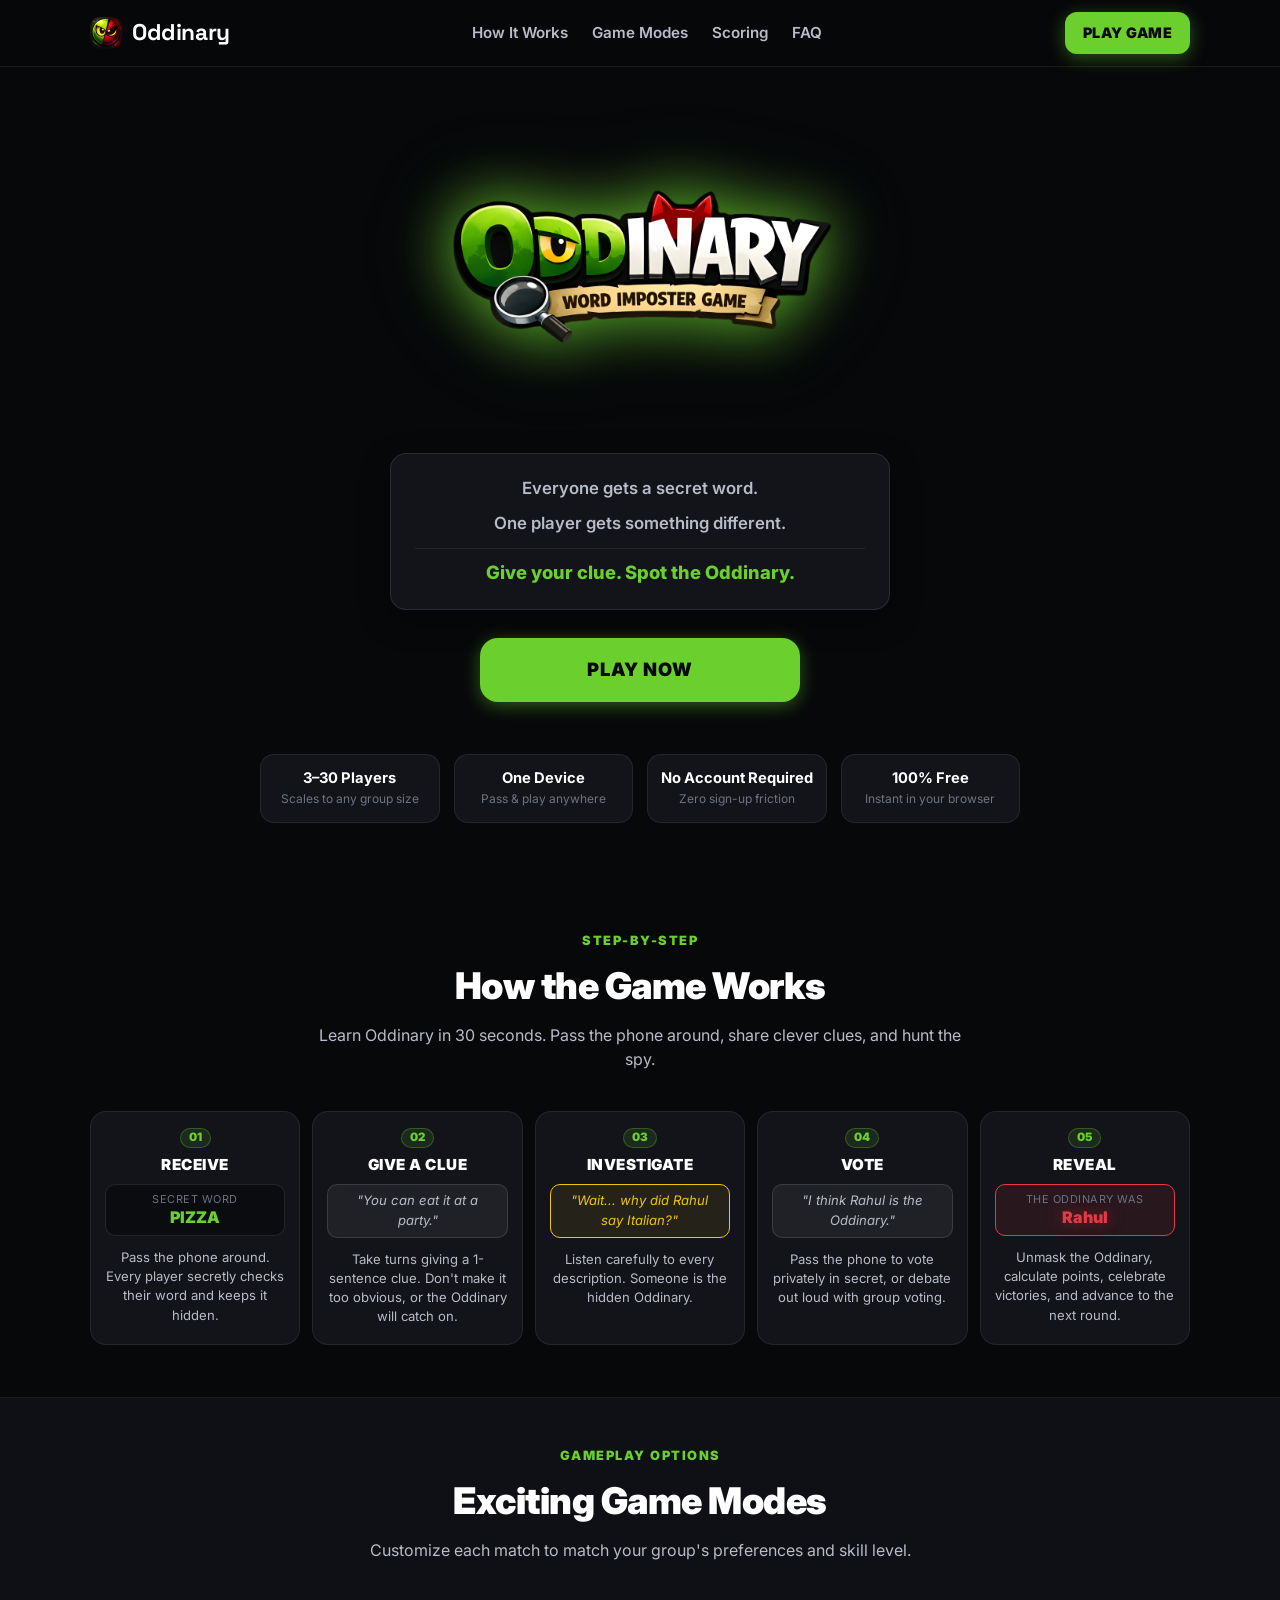
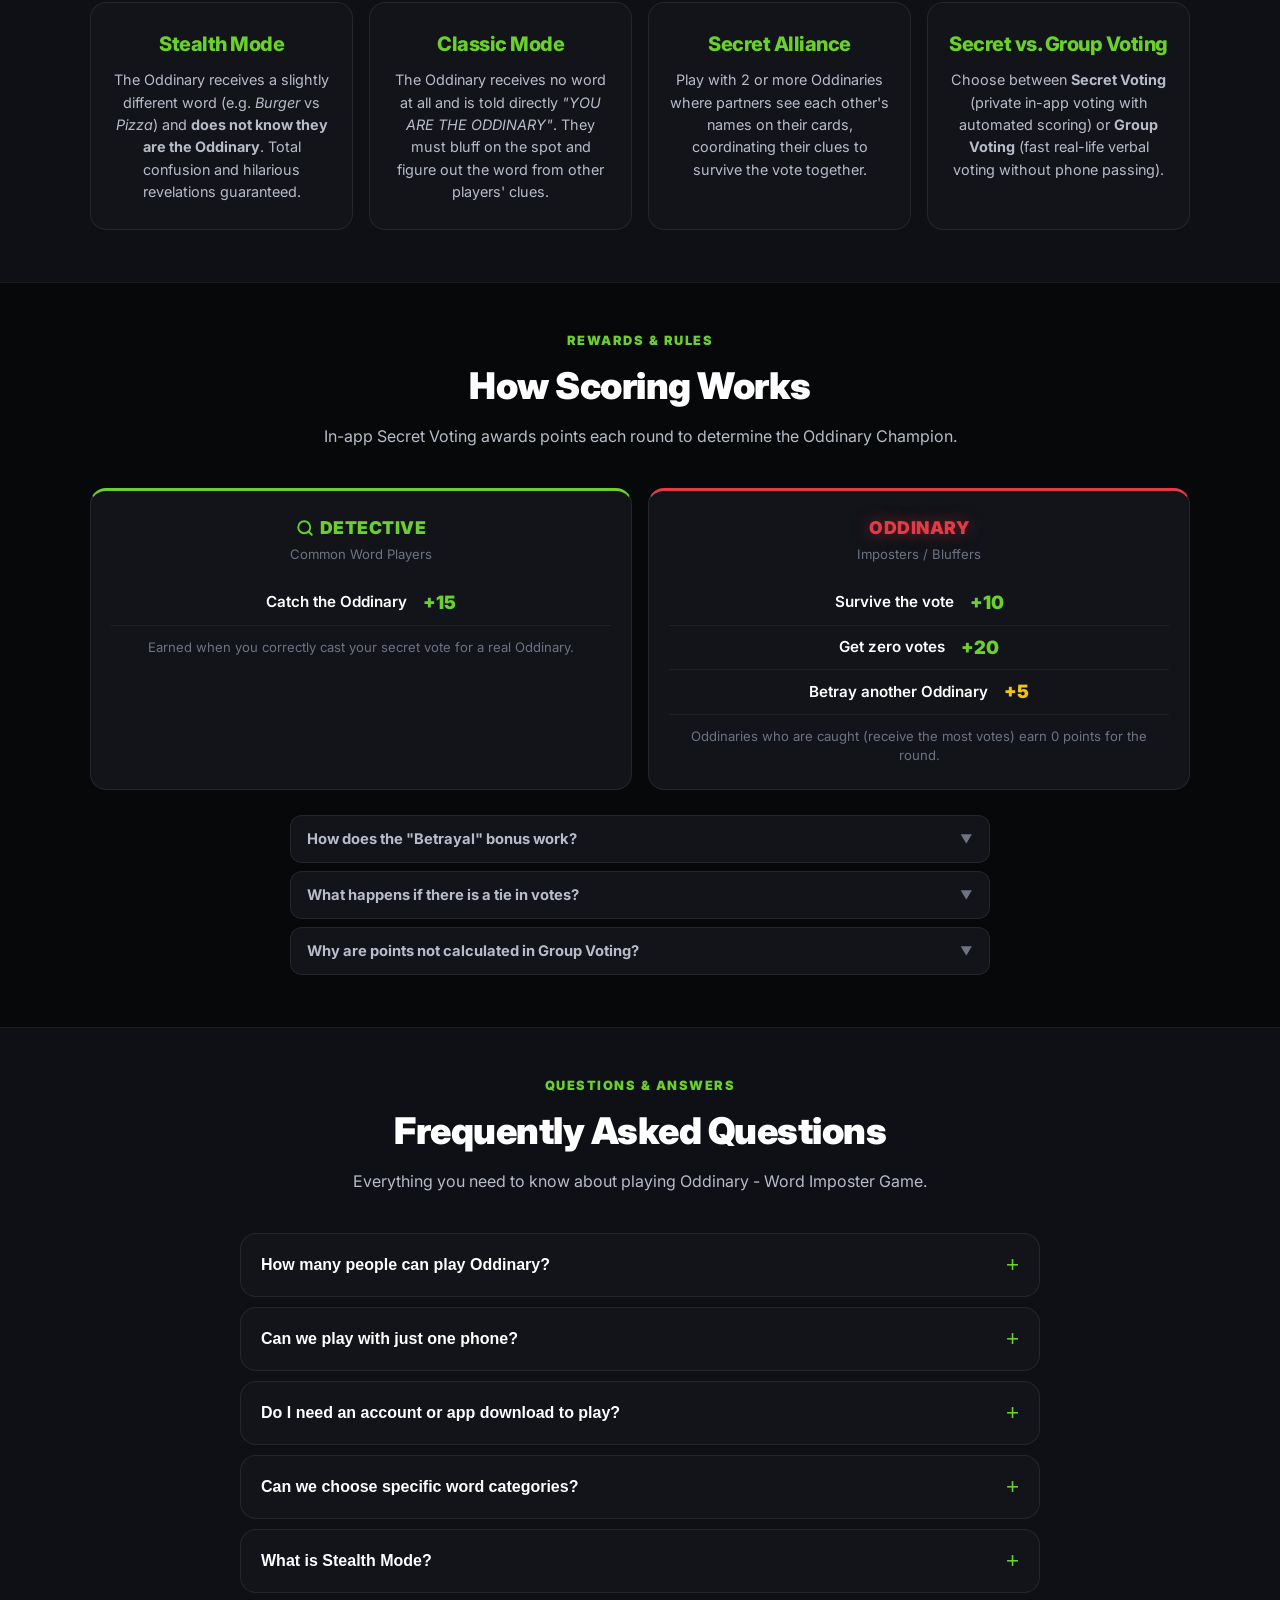
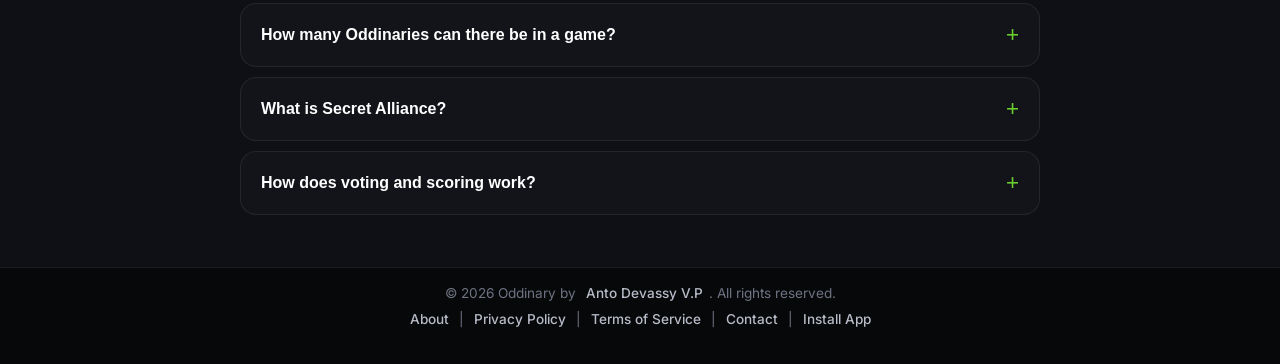
<file: index.html>
<!DOCTYPE html>
<html lang="en">
<head>
  <meta charset="UTF-8">
  <meta name="viewport" content="width=device-width, initial-scale=1.0, maximum-scale=1.0, user-scalable=no">
  <title>Oddinary - Word Imposter Game | Party Game for Friends</title>
  <meta name="description" content="Play Oddinary - Word Imposter Game! Give subtle clues, spot secret words, catch the spy, and uncover the imposter in this social deduction word game for 3 to 30 players on one device.">
  <meta name="keywords" content="Word Imposter Game, Oddinary, Imposter Game, Party Game, Word Game, Spy Game, Game for Friends, social deduction game, secret word game, pass and play">
  <meta name="author" content="Anto Devassy V.P">
  <meta name="robots" content="index, follow">

  <!-- High Priority Asset Preloading (Logo Loads First) -->
  <link rel="preload" href="assets/logo.png" as="image" fetchpriority="high">
  <link rel="preload" href="assets/fav-icon.png" as="image">

  <!-- Canonical URL -->
  <link rel="canonical" href="https://oddinary.vercel.app/">

  <!-- Open Graph / Facebook / WhatsApp -->
  <meta property="og:type" content="website">
  <meta property="og:url" content="https://oddinary.vercel.app/">
  <meta property="og:site_name" content="Oddinary - Word Imposter Game">
  <meta property="og:title" content="Oddinary - Word Imposter Game | Party Game for Friends">
  <meta property="og:description" content="Everyone gets a word. One player gets something different. Give your clue. Find the imposter. Play on one phone!">
  <meta property="og:image" content="https://oddinary.vercel.app/assets/logo.png">
  <meta property="og:image:width" content="1200">
  <meta property="og:image:height" content="630">
  <meta property="og:locale" content="en_US">

  <!-- Twitter / X -->
  <meta name="twitter:card" content="summary_large_image">
  <meta name="twitter:url" content="https://oddinary.vercel.app/">
  <meta name="twitter:title" content="Oddinary - Word Imposter Game">
  <meta name="twitter:description" content="Gather your friends, describe your secret word, and catch the imposter in this fast-paced party game!">
  <meta name="twitter:image" content="https://oddinary.vercel.app/assets/logo.png">

  <!-- PWA & Favicon -->
  <link rel="icon" type="image/png" href="assets/fav-icon.png">
  <link rel="apple-touch-icon" href="assets/fav-icon.png">
  <link rel="manifest" href="manifest.json">
  <meta name="theme-color" content="#07080A">
  <meta name="mobile-web-app-capable" content="yes">
  <meta name="apple-mobile-web-app-capable" content="yes">
  <meta name="apple-mobile-web-app-title" content="Oddinary">
  <meta name="apple-mobile-web-app-status-bar-style" content="black-translucent">

  <!-- Fonts -->
  <link rel="preconnect" href="https://fonts.googleapis.com">
  <link rel="preconnect" href="https://fonts.gstatic.com" crossorigin>
  <link rel="dns-prefetch" href="https://fonts.googleapis.com">
  <link rel="dns-prefetch" href="https://fonts.gstatic.com">
  <link href="https://fonts.googleapis.com/css2?family=Inter:wght@400;500;600;700;800;900&family=Plus+Jakarta+Sans:wght@700;800;900&family=Space+Grotesk:wght@600;700&family=Syne:wght@700;800&display=swap" rel="stylesheet">

  <!-- Google AdSense -->
  <script async src="https://pagead2.googlesyndication.com/pagead/js/adsbygoogle.js?client=ca-pub-9418997406256200" crossorigin="anonymous"></script>

  <!-- Schema.org Structured Data -->
  <script type="application/ld+json">
  {
    "@context": "https://schema.org",
    "@type": "SoftwareApplication",
    "name": "Oddinary - Word Imposter Game",
    "alternateName": "Oddinary Party Game",
    "url": "https://oddinary.vercel.app/",
    "image": "https://oddinary.vercel.app/assets/logo.png",
    "description": "The ultimate party word game of secret clues, bluffing, social deduction, and spy hunting for groups of 3 to 30 friends on a single phone.",
    "applicationCategory": "GameApplication",
    "genre": ["Party Game", "Word Game", "Imposter Game", "Social Deduction", "Spy Game"],
    "operatingSystem": "Any (Web, iOS, Android)",
    "offers": {
      "@type": "Offer",
      "price": "0",
      "priceCurrency": "USD"
    },
    "author": {
      "@type": "Person",
      "name": "Anto Devassy V.P"
    },
    "numberOfPlayers": {
      "@type": "QuantitativeValue",
      "minValue": 3,
      "maxValue": 30
    }
  }
  </script>
  <link rel="stylesheet" href="style.css">
</head>
<body class="landing-page-body">

  <!-- TOP NAVIGATION BAR (Play Button 1 of 2) -->
  <header class="landing-nav-header">
    <div class="landing-nav-container">
      <a href="index.html" class="nav-brand">
        <img src="assets/fav-icon.png" alt="Oddinary Icon" class="nav-brand-icon">
        <span class="nav-brand-name">Oddinary</span>
      </a>
      <nav class="nav-links-desktop">
        <a href="#how-it-works">How It Works</a>
        <a href="#modes">Game Modes</a>
        <a href="#scoring">Scoring</a>
        <a href="#faq">FAQ</a>
      </nav>
      <a href="play.html" class="btn btn-primary nav-cta-btn">PLAY GAME</a>
    </div>
  </header>

  <!-- HERO SECTION -->
  <section class="landing-hero-section">
    <div class="landing-hero-inner">
      <div class="hero-logo-wrapper">
        <img src="assets/logo.png" alt="Oddinary - Word Imposter Game" class="hero-logo-img" fetchpriority="high" decoding="sync">
      </div>

      <!-- Concept Pitch in 5 Seconds -->
      <div class="hero-pitch-card">
        <p class="hero-pitch-line">Everyone gets a secret word.</p>
        <p class="hero-pitch-line">One player gets something different.</p>
        <p class="hero-pitch-line highlight-pitch">Give your clue. Spot the Oddinary.</p>
      </div>

      <!-- Single Primary Action Button (Play Button 2 of 2) -->
      <div class="hero-actions-group">
        <a href="play.html" class="btn btn-primary hero-btn-play">
          <span>PLAY NOW</span>
        </a>
      </div>

      <!-- Value & Trust Badges -->
      <div class="hero-badges-grid">
        <div class="hero-badge-pill">
          <span class="badge-text"><strong>3–30 Players</strong><small>Scales to any group size</small></span>
        </div>
        <div class="hero-badge-pill">
          <span class="badge-text"><strong>One Device</strong><small>Pass & play anywhere</small></span>
        </div>
        <div class="hero-badge-pill">
          <span class="badge-text"><strong>No Account Required</strong><small>Zero sign-up friction</small></span>
        </div>
        <div class="hero-badge-pill">
          <span class="badge-text"><strong>100% Free</strong><small>Instant in your browser</small></span>
        </div>
      </div>
    </div>
  </section>

  <!-- 5-STEP VISUAL HOW IT WORKS TIMELINE -->
  <section id="how-it-works" class="landing-section">
    <div class="section-container">
      <div class="section-header-box">
        <span class="section-tag">STEP-BY-STEP</span>
        <h2 class="section-title">How the Game Works</h2>
        <p class="section-subtitle">Learn Oddinary in 30 seconds. Pass the phone around, share clever clues, and hunt the spy.</p>
      </div>

      <div class="visual-timeline-grid">
        <!-- Step 1 -->
        <div class="timeline-card">
          <div class="timeline-step-badge">01</div>
          <h3 class="timeline-step-title">RECEIVE</h3>
          <div class="timeline-sample-card">
            <span class="sample-label">Secret Word</span>
            <span class="sample-word text-primary">PIZZA</span>
          </div>
          <p class="timeline-step-desc">Pass the phone around. Every player secretly checks their word and keeps it hidden.</p>
        </div>

        <!-- Step 2 -->
        <div class="timeline-card">
          <div class="timeline-step-badge">02</div>
          <h3 class="timeline-step-title">GIVE A CLUE</h3>
          <div class="timeline-speech-bubble">
            <span>"You can eat it at a party."</span>
          </div>
          <p class="timeline-step-desc">Take turns giving a 1-sentence clue. Don't make it too obvious, or the Oddinary will catch on.</p>
        </div>

        <!-- Step 3 -->
        <div class="timeline-card">
          <div class="timeline-step-badge">03</div>
          <h3 class="timeline-step-title">INVESTIGATE</h3>
          <div class="timeline-speech-bubble bubble-suspect">
            <span>"Wait... why did Rahul say Italian?"</span>
          </div>
          <p class="timeline-step-desc">Listen carefully to every description. Someone is the hidden Oddinary.</p>
        </div>

        <!-- Step 4 -->
        <div class="timeline-card">
          <div class="timeline-step-badge">04</div>
          <h3 class="timeline-step-title">VOTE</h3>
          <div class="timeline-speech-bubble">
            <span>"I think Rahul is the Oddinary."</span>
          </div>
          <p class="timeline-step-desc">Pass the phone to vote privately in secret, or debate out loud with group voting.</p>
        </div>

        <!-- Step 5 -->
        <div class="timeline-card">
          <div class="timeline-step-badge">05</div>
          <h3 class="timeline-step-title">REVEAL</h3>
          <div class="timeline-sample-card imposter-reveal-sample">
            <span class="sample-label">The Oddinary Was</span>
            <span class="sample-word text-danger">Rahul</span>
          </div>
          <p class="timeline-step-desc">Unmask the Oddinary, calculate points, celebrate victories, and advance to the next round.</p>
        </div>
      </div>
    </div>
  </section>

  <!-- GAME MODES SECTION -->
  <section id="modes" class="landing-section alt-bg-section">
    <div class="section-container">
      <div class="section-header-box">
        <span class="section-tag">GAMEPLAY OPTIONS</span>
        <h2 class="section-title">Exciting Game Modes</h2>
        <p class="section-subtitle">Customize each match to match your group's preferences and skill level.</p>
      </div>

      <div class="modes-grid">
        <div class="mode-card">
          <h3 class="mode-title">Stealth Mode</h3>
          <p class="mode-desc">The Oddinary receives a slightly different word (e.g. <em>Burger</em> vs <em>Pizza</em>) and <strong>does not know they are the Oddinary</strong>. Total confusion and hilarious revelations guaranteed.</p>
        </div>

        <div class="mode-card">
          <h3 class="mode-title">Classic Mode</h3>
          <p class="mode-desc">The Oddinary receives no word at all and is told directly <em>"YOU ARE THE ODDINARY"</em>. They must bluff on the spot and figure out the word from other players' clues.</p>
        </div>

        <div class="mode-card">
          <h3 class="mode-title">Secret Alliance</h3>
          <p class="mode-desc">Play with 2 or more Oddinaries where partners see each other's names on their cards, coordinating their clues to survive the vote together.</p>
        </div>

        <div class="mode-card">
          <h3 class="mode-title">Secret vs. Group Voting</h3>
          <p class="mode-desc">Choose between <strong>Secret Voting</strong> (private in-app voting with automated scoring) or <strong>Group Voting</strong> (fast real-life verbal voting without phone passing).</p>
        </div>
      </div>
    </div>
  </section>

  <!-- SCORING GUIDE SECTION -->
  <section id="scoring" class="landing-section">
    <div class="section-container">
      <div class="section-header-box">
        <span class="section-tag">REWARDS & RULES</span>
        <h2 class="section-title">How Scoring Works</h2>
        <p class="section-subtitle">In-app Secret Voting awards points each round to determine the Oddinary Champion.</p>
      </div>

      <div class="scoring-cards-grid">
        <!-- Detective -->
        <div class="scoring-guide-card detective-card">
          <div class="scoring-card-header">
            <span class="scoring-card-role text-primary" style="display:flex; align-items:center; justify-content:center; gap:6px;">
              <svg viewBox="0 0 24 24" style="width:18px; height:18px; fill:none; stroke:currentColor; stroke-width:2.5; stroke-linecap:round; stroke-linejoin:round;"><circle cx="11" cy="11" r="8"></circle><line x1="21" y1="21" x2="16.65" y2="16.65"></line></svg>
              DETECTIVE
            </span>
            <span class="scoring-card-sub">Common Word Players</span>
          </div>
          <div class="scoring-row">
            <span>Catch the Oddinary</span>
            <span class="scoring-pts text-primary">+15</span>
          </div>
          <div class="scoring-row-desc">
            Earned when you correctly cast your secret vote for a real Oddinary.
          </div>
        </div>

        <!-- Oddinary (Imposter) -->
        <div class="scoring-guide-card imposter-card">
          <div class="scoring-card-header">
            <span class="scoring-card-role text-danger">ODDINARY</span>
            <span class="scoring-card-sub">Imposters / Bluffers</span>
          </div>
          <div class="scoring-row">
            <span>Survive the vote</span>
            <span class="scoring-pts text-primary">+10</span>
          </div>
          <div class="scoring-row">
            <span>Get zero votes</span>
            <span class="scoring-pts text-primary">+20</span>
          </div>
          <div class="scoring-row">
            <span>Betray another Oddinary</span>
            <span class="scoring-pts text-gold">+5</span>
          </div>
          <div class="scoring-row-desc">
            Oddinaries who are caught (receive the most votes) earn 0 points for the round.
          </div>
        </div>
      </div>

      <!-- Expandable Scoring Details -->
      <div class="scoring-details-accordion">
        <details class="scoring-faq-item">
          <summary>How does the "Betrayal" bonus work? <span class="accordion-arrow">▼</span></summary>
          <p>When playing with 2 or more Oddinaries, if an Oddinary votes against another Oddinary to blend in, they earn 5 bonus points.</p>
        </details>
        <details class="scoring-faq-item">
          <summary>What happens if there is a tie in votes? <span class="accordion-arrow">▼</span></summary>
          <p>If an Oddinary is tied for the highest number of votes, they are considered caught and receive 0 round points.</p>
        </details>
        <details class="scoring-faq-item">
          <summary>Why are points not calculated in Group Voting? <span class="accordion-arrow">▼</span></summary>
          <p>Group Voting is designed for fast verbal discussions where players debate out loud and reveal the spy directly, making in-app voting calculation optional.</p>
        </details>
      </div>
    </div>
  </section>

  <!-- FREQUENTLY ASKED QUESTIONS (FAQ) -->
  <section id="faq" class="landing-section alt-bg-section">
    <div class="section-container">
      <div class="section-header-box">
        <span class="section-tag">QUESTIONS & ANSWERS</span>
        <h2 class="section-title">Frequently Asked Questions</h2>
        <p class="section-subtitle">Everything you need to know about playing Oddinary - Word Imposter Game.</p>
      </div>

      <div class="faq-accordion-container">
        <!-- 1. GETTING STARTED & SETUP -->
        <!-- Q1 -->
        <div class="faq-item">
          <button class="faq-question" onclick="GameUI.toggleFaq(this)">
            <span>How many people can play Oddinary?</span>
            <span class="faq-icon">+</span>
          </button>
          <div class="faq-answer">
            <p>Oddinary is designed for groups of <strong>3 to 30 players</strong>. It works perfectly for small family game nights, friend gatherings, and large parties.</p>
          </div>
        </div>

        <!-- Q2 -->
        <div class="faq-item">
          <button class="faq-question" onclick="GameUI.toggleFaq(this)">
            <span>Can we play with just one phone?</span>
            <span class="faq-icon">+</span>
          </button>
          <div class="faq-answer">
            <p>Yes! Oddinary is a single-device pass-and-play game. You only need one shared smartphone passed around the circle for secret word reveal and voting.</p>
          </div>
        </div>

        <!-- Q3 -->
        <div class="faq-item">
          <button class="faq-question" onclick="GameUI.toggleFaq(this)">
            <span>Do I need an account or app download to play?</span>
            <span class="faq-icon">+</span>
          </button>
          <div class="faq-answer">
            <p>No sign-up or mandatory download is required — Oddinary runs instantly in any web browser! However, you can optionally install it as an app (PWA) directly onto your phone home screen for quick access.</p>
          </div>
        </div>

        <!-- 2. GAMEPLAY & WORD CATEGORIES -->
        <!-- Q4 -->
        <div class="faq-item">
          <button class="faq-question" onclick="GameUI.toggleFaq(this)">
            <span>Can we choose specific word categories?</span>
            <span class="faq-icon">+</span>
          </button>
          <div class="faq-answer">
            <p>Yes! You can select word categories such as <strong>Food & Drinks</strong>, <strong>Animals & Creatures</strong>, <strong>Everyday Objects</strong>, <strong>Nature & Weather</strong>, <strong>Places & Concepts</strong>, or <strong>Vehicles & Travel</strong> from Game Settings, or play with <strong>All Categories</strong> set by default.</p>
          </div>
        </div>

        <!-- 3. GAME MODES & SETTINGS -->
        <!-- Q5 -->
        <div class="faq-item">
          <button class="faq-question" onclick="GameUI.toggleFaq(this)">
            <span>What is Stealth Mode?</span>
            <span class="faq-icon">+</span>
          </button>
          <div class="faq-answer">
            <p>In Stealth Mode (ON by default), the Oddinary receives a word closely related to the common word (e.g., <em>Coffee</em> vs <em>Tea</em>) without knowing they are the Oddinary. When Stealth Mode is OFF (Classic Mode), the Oddinary receives no word at all and must bluff from the start.</p>
          </div>
        </div>

        <!-- Q6 -->
        <div class="faq-item">
          <button class="faq-question" onclick="GameUI.toggleFaq(this)">
            <span>How many Oddinaries can there be in a game?</span>
            <span class="faq-icon">+</span>
          </button>
          <div class="faq-answer">
            <p>You can set 1 or more Oddinaries based on your player count. The game balances the maximum ratio (up to 1 Oddinary per 3 players) to keep deduction fair and competitive.</p>
          </div>
        </div>

        <!-- Q7 -->
        <div class="faq-item">
          <button class="faq-question" onclick="GameUI.toggleFaq(this)">
            <span>What is Secret Alliance?</span>
            <span class="faq-icon">+</span>
          </button>
          <div class="faq-answer">
            <p>When playing with 2 or more Oddinaries, Secret Alliance reveals the names of fellow conspirators to each Oddinary during word reveal so they can coordinate clues and protect each other.</p>
          </div>
        </div>

        <!-- 4. VOTING & SCORING -->
        <!-- Q8 -->
        <div class="faq-item">
          <button class="faq-question" onclick="GameUI.toggleFaq(this)">
            <span>How does voting and scoring work?</span>
            <span class="faq-icon">+</span>
          </button>
          <div class="faq-answer">
            <p>You can choose between <strong>In-App Secret Voting</strong> (where the phone is passed around to vote secretly and automatically calculates points) or <strong>Group Voting</strong> (where players debate out loud and point at the suspect on the count of three).</p>
          </div>
        </div>
      </div>
    </div>
  </section>

  <!-- FOOTER -->
  <footer class="footer-copyright">
    <p>&copy; <span class="copyright-year">2026</span> Oddinary by <a href="https://www.instagram.com/antodevassy.vp" target="_blank" rel="noopener noreferrer" class="author-link">Anto Devassy V.P</a>. All rights reserved.</p>
    <p class="footer-links">
      <a href="about.html">About</a> | 
      <a href="privacy.html">Privacy Policy</a> | 
      <a href="terms.html">Terms of Service</a> | 
      <a href="contact.html">Contact</a>
      <span id="install-link-separator"> | </span>
      <a href="#" id="install-app-link" onclick="event.preventDefault(); InstallPrompt.show();">Install App</a>
    </p>
  </footer>

  <script src="js/install.js"></script>
  <script>
    const GameUI = {
      toggleFaq: function(btn) {
        const item = btn.closest('.faq-item');
        if (!item) return;
        const isOpen = item.classList.contains('active');
        document.querySelectorAll('.faq-item').forEach(el => el.classList.remove('active'));
        if (!isOpen) {
          item.classList.add('active');
        }
      }
    };
    document.querySelectorAll('.copyright-year').forEach(el => el.innerText = new Date().getFullYear());
  </script>
</body>
</html>
</file>
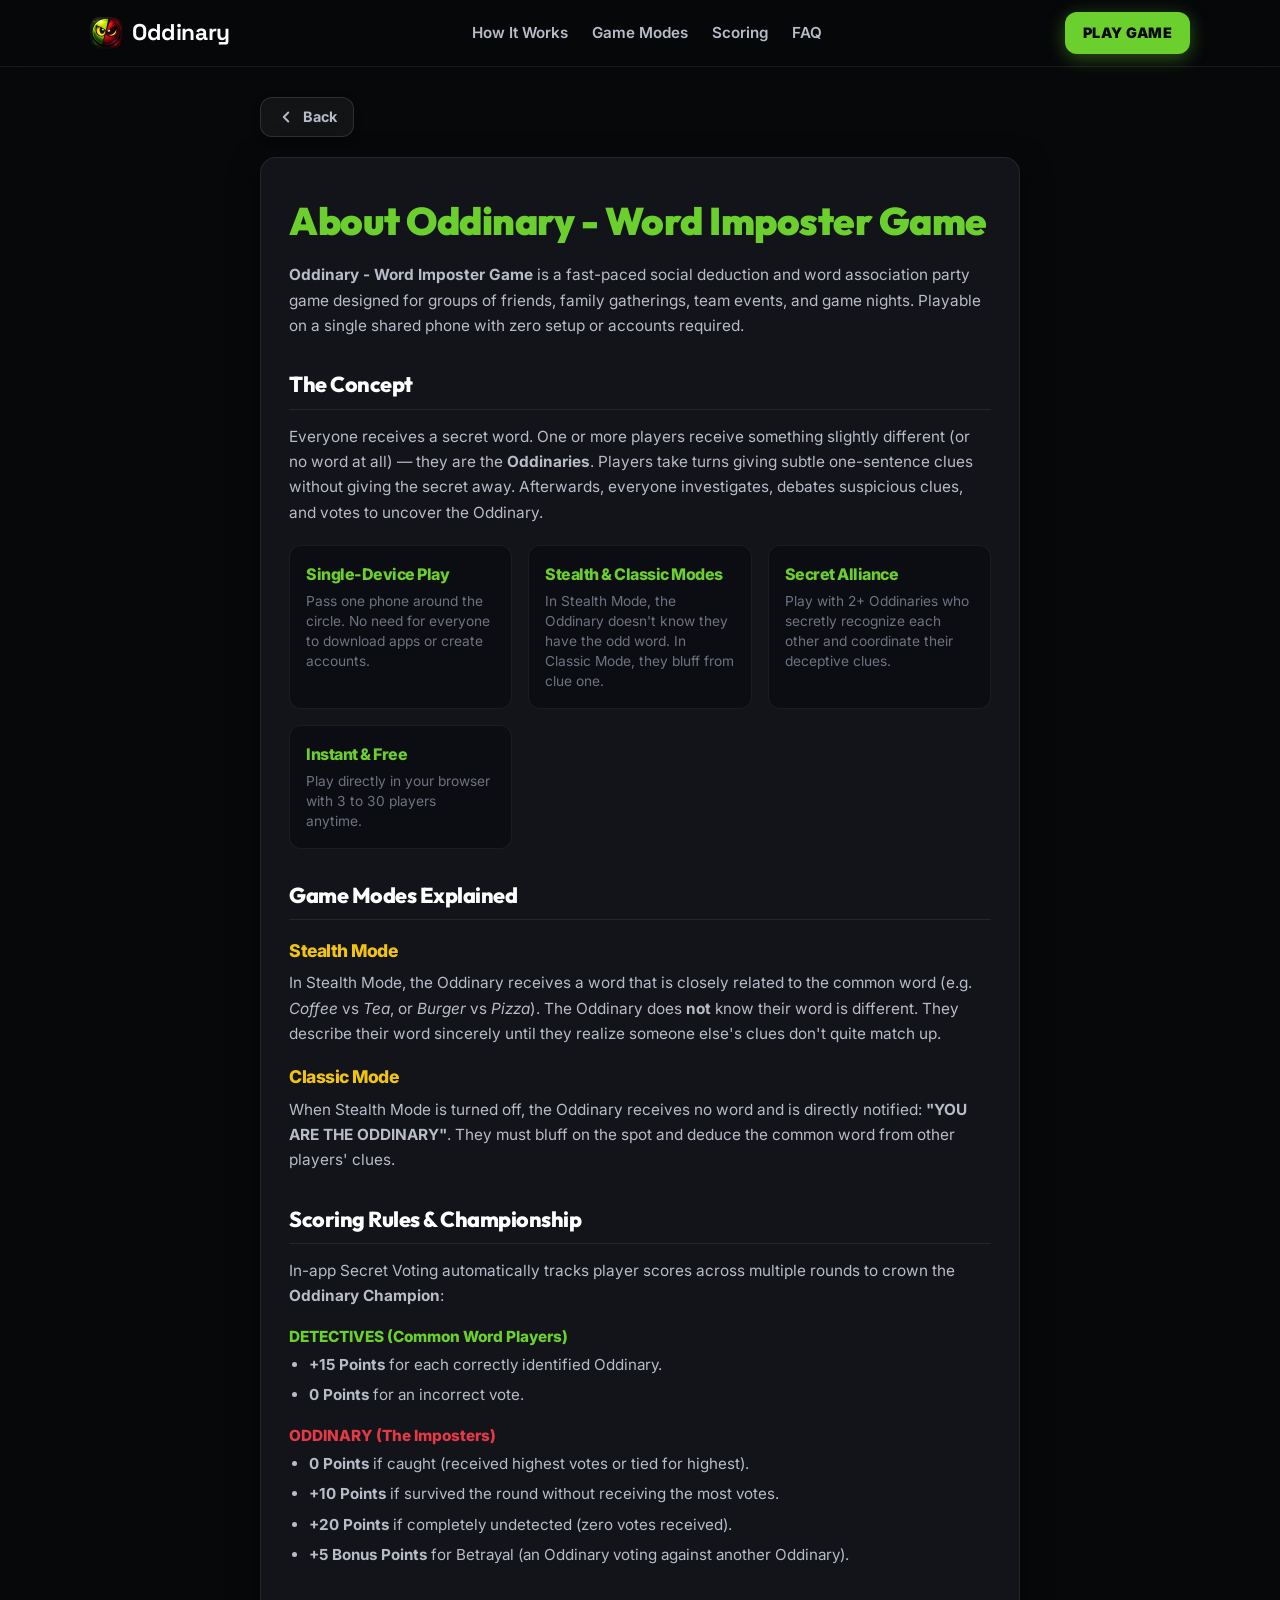
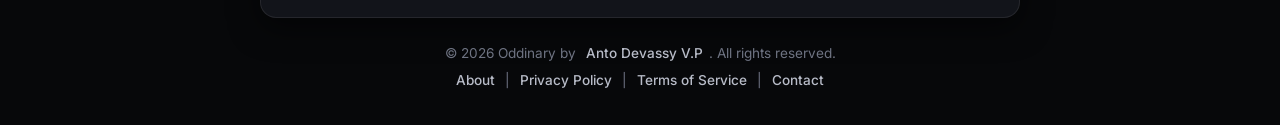
<file: about.html>
<!DOCTYPE html>
<html lang="en">
<head>
  <meta charset="UTF-8">
  <meta name="viewport" content="width=device-width, initial-scale=1.0, maximum-scale=1.0, user-scalable=no">
  <title>About Oddinary - Word Imposter Game</title>
  <meta name="description" content="Learn all about Oddinary - Word Imposter Game. Discover the origin story, social deduction mechanics, game modes, scoring rules, and how to play with friends on one phone.">
  <meta name="keywords" content="Word Imposter Game, Oddinary, Imposter Game, Party Game, Word Game, Spy Game, Social deduction game, Pass and play">
  <meta name="author" content="Anto Devassy V.P">
  <link rel="canonical" href="https://oddinary.vercel.app/about.html">

  <!-- Open Graph / Facebook / WhatsApp -->
  <meta property="og:type" content="website">
  <meta property="og:url" content="https://oddinary.vercel.app/about.html">
  <meta property="og:site_name" content="Oddinary - Word Imposter Game">
  <meta property="og:title" content="About Oddinary - Word Imposter Game">
  <meta property="og:description" content="Learn all about Oddinary - Word Imposter Game. Discover the origin story, social deduction mechanics, game modes, scoring rules, and how to play with friends on one phone.">
  <meta property="og:image" content="https://oddinary.vercel.app/assets/logo.png">
  <meta property="og:image:width" content="1200">
  <meta property="og:image:height" content="630">
  <meta property="og:locale" content="en_US">

  <!-- Twitter / X -->
  <meta name="twitter:card" content="summary_large_image">
  <meta name="twitter:url" content="https://oddinary.vercel.app/about.html">
  <meta name="twitter:title" content="About Oddinary - Word Imposter Game">
  <meta name="twitter:description" content="Learn all about Oddinary - Word Imposter Game, game modes, scoring rules, and social deduction mechanics.">
  <meta name="twitter:image" content="https://oddinary.vercel.app/assets/logo.png">

  <link rel="icon" type="image/png" href="assets/fav-icon.png">
  <link rel="apple-touch-icon" href="assets/fav-icon.png">
  <link rel="manifest" href="manifest.json">
  <meta name="theme-color" content="#07080A">
  <meta name="mobile-web-app-capable" content="yes">
  <meta name="apple-mobile-web-app-capable" content="yes">
  <meta name="apple-mobile-web-app-title" content="Oddinary">

  <!-- Fonts -->
  <link rel="preconnect" href="https://fonts.googleapis.com">
  <link rel="preconnect" href="https://fonts.gstatic.com" crossorigin>
  <link rel="dns-prefetch" href="https://fonts.googleapis.com">
  <link rel="dns-prefetch" href="https://fonts.gstatic.com">
  <link href="https://fonts.googleapis.com/css2?family=Inter:wght@400;500;600;700;800;900&family=Outfit:wght@700;800;900&family=Plus+Jakarta+Sans:wght@700;800;900&family=Space+Grotesk:wght@600;700&family=Syne:wght@700;800&display=swap" rel="stylesheet">
  
  <!-- Schema.org Structured Data -->
  <script type="application/ld+json">
  {
    "@context": "https://schema.org",
    "@type": "SoftwareApplication",
    "name": "Oddinary - Word Imposter Game",
    "url": "https://oddinary.vercel.app/about.html",
    "image": "https://oddinary.vercel.app/assets/logo.png",
    "description": "Learn all about Oddinary - Word Imposter Game, game modes, scoring rules, and social deduction mechanics.",
    "applicationCategory": "GameApplication",
    "operatingSystem": "Any",
    "offers": {
      "@type": "Offer",
      "price": "0",
      "priceCurrency": "USD"
    }
  }
  </script>
  
  <link rel="stylesheet" href="style.css">
  <style>
    html, body {
      overflow-x: hidden;
      max-width: 100%;
      width: 100%;
    }
    .about-container {
      max-width: 800px;
      margin: 30px auto 10px;
      padding: 0 20px;
      width: 100%;
    }
    .about-card {
      background: var(--bg-card);
      border: 1px solid rgba(255, 255, 255, 0.08);
      border-radius: var(--radius);
      padding: 35px 28px;
      box-shadow: 0 10px 30px rgba(0, 0, 0, 0.5);
      margin-bottom: 0;
      text-align: left;
    }
    .about-card h1 {
      font-size: clamp(1.8rem, 3.5vw, 2.4rem);
      font-weight: 900;
      margin-bottom: 12px;
      color: var(--primary);
      font-family: 'Outfit', sans-serif;
    }
    .about-card h2 {
      font-size: 1.35rem;
      font-weight: 800;
      margin: 30px 0 14px;
      color: var(--text-main);
      border-bottom: 1px solid rgba(255, 255, 255, 0.08);
      padding-bottom: 8px;
      font-family: 'Outfit', sans-serif;
    }
    .about-card h3 {
      font-size: 1.1rem;
      font-weight: 800;
      margin: 18px 0 6px;
      color: var(--accent-gold);
    }
    .about-card p {
      color: var(--text-sec);
      margin-bottom: 15px;
      font-size: 0.96rem;
      line-height: 1.65;
    }
    .about-card ul {
      margin-left: 20px;
      margin-bottom: 15px;
      color: var(--text-sec);
      font-size: 0.95rem;
      line-height: 1.6;
    }
    .about-card li {
      margin-bottom: 6px;
    }
    .about-grid {
      display: grid;
      grid-template-columns: repeat(auto-fit, minmax(220px, 1fr));
      gap: 16px;
      margin: 20px 0;
    }
    .about-feature-box {
      background: rgba(0, 0, 0, 0.3);
      border: 1px solid rgba(255, 255, 255, 0.06);
      border-radius: 12px;
      padding: 16px;
    }
    .about-feature-box h4 {
      font-size: 1rem;
      font-weight: 800;
      color: var(--primary);
      margin-bottom: 6px;
    }
    .about-feature-box p {
      font-size: 0.86rem;
      color: var(--text-muted);
      margin-bottom: 0;
      line-height: 1.45;
    }
    .about-cta-box {
      background: linear-gradient(135deg, rgba(107, 207, 45, 0.1), rgba(0, 0, 0, 0.4));
      border: 1px solid rgba(107, 207, 45, 0.3);
      border-radius: 16px;
      padding: 30px 20px;
      text-align: center;
      margin-top: 30px;
    }
  </style>
</head>
<body class="landing-page-body">

  <!-- TOP NAVIGATION -->
  <header class="landing-nav-header">
    <div class="landing-nav-container">
      <a href="index.html" class="nav-brand">
        <img src="assets/fav-icon.png" alt="Oddinary Icon" class="nav-brand-icon">
        <span class="nav-brand-name">Oddinary</span>
      </a>
      <nav class="nav-links-desktop">
        <a href="index.html#how-it-works">How It Works</a>
        <a href="index.html#modes">Game Modes</a>
        <a href="index.html#scoring">Scoring</a>
        <a href="index.html#faq">FAQ</a>
      </nav>
      <a href="play.html" class="btn btn-primary nav-cta-btn">PLAY GAME</a>
    </div>
  </header>

  <div class="about-container">
    <a href="index.html" class="btn-back">
      <svg width="20" height="20" viewBox="0 0 24 24" fill="none" stroke="currentColor" stroke-width="2.5" stroke-linecap="round" stroke-linejoin="round">
        <path d="M15 18l-6-6 6-6"/>
      </svg>
      <span>Back</span>
    </a>

    <div class="about-card">
      <h1>About Oddinary - Word Imposter Game</h1>
      <p><strong>Oddinary - Word Imposter Game</strong> is a fast-paced social deduction and word association party game designed for groups of friends, family gatherings, team events, and game nights. Playable on a single shared phone with zero setup or accounts required.</p>

      <h2>The Concept</h2>
      <p>Everyone receives a secret word. One or more players receive something slightly different (or no word at all) — they are the <strong>Oddinaries</strong>. Players take turns giving subtle one-sentence clues without giving the secret away. Afterwards, everyone investigates, debates suspicious clues, and votes to uncover the Oddinary.</p>

      <div class="about-grid">
        <div class="about-feature-box">
          <h4>Single-Device Play</h4>
          <p>Pass one phone around the circle. No need for everyone to download apps or create accounts.</p>
        </div>
        <div class="about-feature-box">
          <h4>Stealth & Classic Modes</h4>
          <p>In Stealth Mode, the Oddinary doesn't know they have the odd word. In Classic Mode, they bluff from clue one.</p>
        </div>
        <div class="about-feature-box">
          <h4>Secret Alliance</h4>
          <p>Play with 2+ Oddinaries who secretly recognize each other and coordinate their deceptive clues.</p>
        </div>
        <div class="about-feature-box">
          <h4>Instant & Free</h4>
          <p>Play directly in your browser with 3 to 30 players anytime.</p>
        </div>
      </div>

      <h2>Game Modes Explained</h2>
      <h3>Stealth Mode</h3>
      <p>In Stealth Mode, the Oddinary receives a word that is closely related to the common word (e.g. <em>Coffee</em> vs <em>Tea</em>, or <em>Burger</em> vs <em>Pizza</em>). The Oddinary does <strong>not</strong> know their word is different. They describe their word sincerely until they realize someone else's clues don't quite match up.</p>

      <h3>Classic Mode</h3>
      <p>When Stealth Mode is turned off, the Oddinary receives no word and is directly notified: <strong>"YOU ARE THE ODDINARY"</strong>. They must bluff on the spot and deduce the common word from other players' clues.</p>

      <h2>Scoring Rules & Championship</h2>
      <p>In-app Secret Voting automatically tracks player scores across multiple rounds to crown the <strong>Oddinary Champion</strong>:</p>
      
      <p style="font-weight: 800; color: var(--primary); margin-bottom: 4px;">DETECTIVES (Common Word Players)</p>
      <ul>
        <li><strong>+15 Points</strong> for each correctly identified Oddinary.</li>
        <li><strong>0 Points</strong> for an incorrect vote.</li>
      </ul>

      <p style="font-weight: 800; color: var(--danger); margin-bottom: 4px;">ODDINARY (The Imposters)</p>
      <ul>
        <li><strong>0 Points</strong> if caught (received highest votes or tied for highest).</li>
        <li><strong>+10 Points</strong> if survived the round without receiving the most votes.</li>
        <li><strong>+20 Points</strong> if completely undetected (zero votes received).</li>
        <li><strong>+5 Bonus Points</strong> for Betrayal (an Oddinary voting against another Oddinary).</li>
      </ul>
    </div>
  </div>

  <!-- FOOTER -->
  <footer class="footer-copyright">
    <p>&copy; <span class="copyright-year">2026</span> Oddinary by <a href="https://www.instagram.com/antodevassy.vp" target="_blank" rel="noopener noreferrer" class="author-link">Anto Devassy V.P</a>. All rights reserved.</p>
    <p class="footer-links">
      <a href="about.html">About</a> | 
      <a href="privacy.html">Privacy Policy</a> | 
      <a href="terms.html">Terms of Service</a> | 
      <a href="contact.html">Contact</a>
    </p>
  </footer>

  <script src="js/install.js"></script>
  <script>
    document.querySelectorAll('.copyright-year').forEach(el => el.innerText = new Date().getFullYear());
  </script>
</body>
</html>
</file>
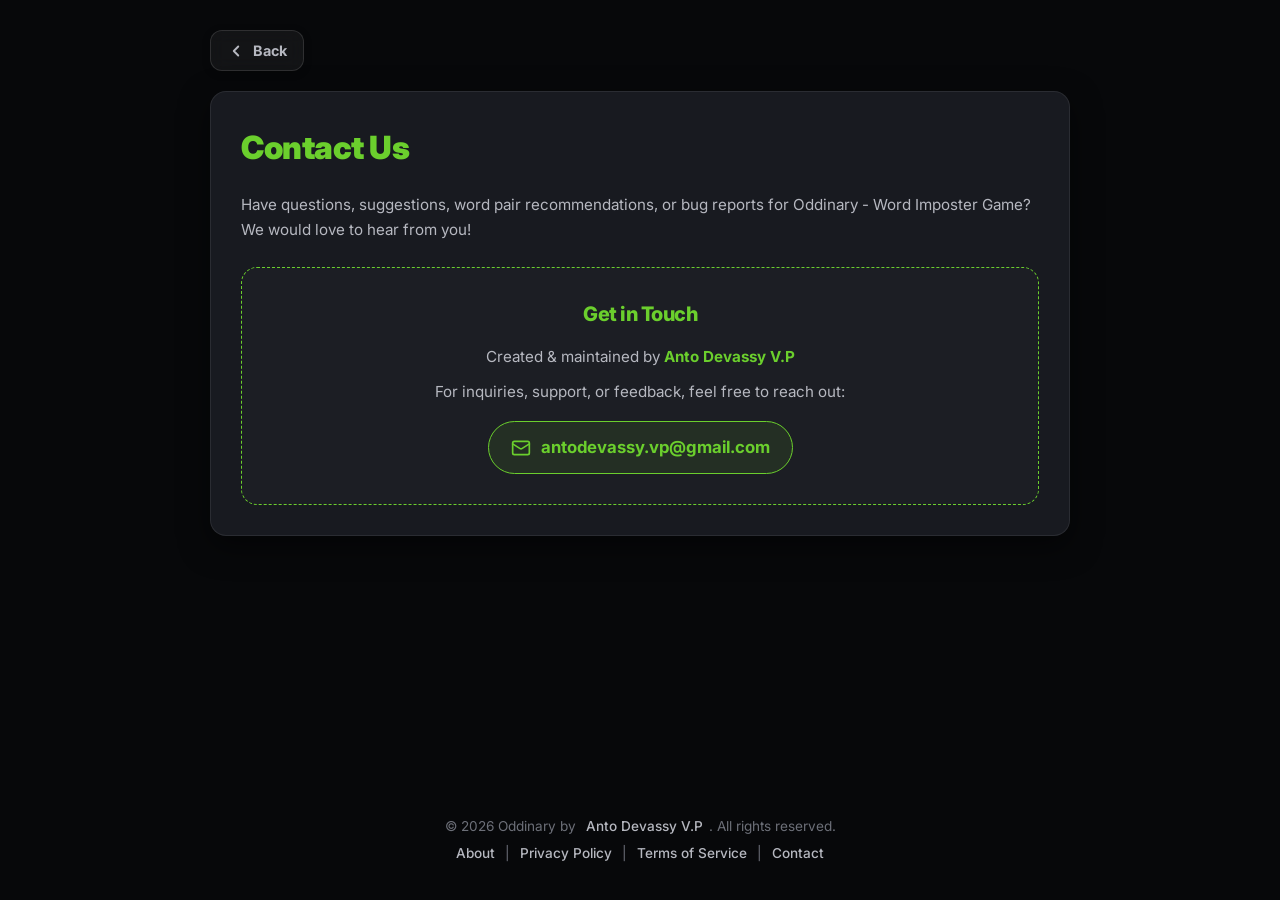
<file: contact.html>
<!DOCTYPE html>
<html lang="en">
<head>
 <meta charset="UTF-8">
 <meta name="viewport" content="width=device-width, initial-scale=1.0">
 <title>Contact Us - Oddinary - Word Imposter Game</title>
 <meta name="keywords" content="Word Imposter Game, Imposter Game, Party Game, Word Game, Spy Game, Game for Friends, Party Game">
 <link rel="canonical" href="https://oddinary.vercel.app/contact.html">

 <!-- Open Graph / Facebook / WhatsApp -->
 <meta property="og:type" content="website">
 <meta property="og:url" content="https://oddinary.vercel.app/contact.html">
 <meta property="og:site_name" content="Oddinary - Word Imposter Game">
 <meta property="og:title" content="Contact Us - Oddinary - Word Imposter Game">
 <meta property="og:description" content="Contact the creator of Oddinary for feedback, feature requests, or support.">
 <meta property="og:image" content="https://oddinary.vercel.app/assets/logo.png">
 <meta property="og:image:width" content="1200">
 <meta property="og:image:height" content="630">
 <meta property="og:locale" content="en_US">

 <!-- Twitter / X -->
 <meta name="twitter:card" content="summary_large_image">
 <meta name="twitter:url" content="https://oddinary.vercel.app/contact.html">
 <meta name="twitter:title" content="Contact Us - Oddinary">
 <meta name="twitter:description" content="Contact the creator of Oddinary for feedback, feature requests, or support.">
 <meta name="twitter:image" content="https://oddinary.vercel.app/assets/logo.png">
 <meta name="description" content="Contact the creator of Oddinary for feedback, feature requests, or support.">
  <link rel="icon" type="image/png" href="assets/fav-icon.png">
  <link rel="apple-touch-icon" href="assets/fav-icon.png">
  <link rel="manifest" href="manifest.json">
  <meta name="theme-color" content="#07080A">
  <meta name="mobile-web-app-capable" content="yes">
  <meta name="apple-mobile-web-app-capable" content="yes">
  <meta name="apple-mobile-web-app-title" content="Oddinary">

  <!-- Fonts -->
  <link rel="preconnect" href="https://fonts.googleapis.com">
  <link rel="preconnect" href="https://fonts.gstatic.com" crossorigin>
  <link rel="dns-prefetch" href="https://fonts.googleapis.com">
  <link rel="dns-prefetch" href="https://fonts.gstatic.com">
  <link href="https://fonts.googleapis.com/css2?family=Inter:wght@400;600;700;900&display=swap" rel="stylesheet">
  <link rel="stylesheet" href="style.css">
 <!-- Google AdSense -->
 <script async src="https://pagead2.googlesyndication.com/pagead/js/adsbygoogle.js?client=ca-pub-9418997406256200" crossorigin="anonymous"></script>
 <style>
 :root {
 --bg-dark: #07080A;
 --bg-card: #181A20;
 --primary: #6BCF2D;
 --primary-glow: #9CFF3A;
 --text-main: #F2F2F2;
 --text-sec: #B6B8C0;
 --text-muted: #6C6F78;
 --radius: 16px;
 }
  html, body {
    overflow-x: hidden;
    max-width: 100%;
    width: 100%;
  }
 body {
 font-family: 'Inter', sans-serif;
 background-color: #07080A;
 color: var(--text-main);
 min-height: 100vh;
 display: flex;
 flex-direction: column;
 line-height: 1.6;
 }
 .container {
 max-width: 900px;
 margin: 30px auto;
 padding: 0 20px;
 flex: 1;
 width: 100%;
 }
 .card {
 background: var(--bg-card);
 border: 1px solid rgba(255,255,255,0.08);
 border-radius: var(--radius);
 padding: 30px;
 box-shadow: 0 10px 30px rgba(0,0,0,0.5);
 }
 .card h1 { font-size: 2rem; font-weight: 900; margin-bottom: 20px; color: var(--primary); text-align: left; }
 .card p { color: var(--text-sec); margin-bottom: 20px; font-size: 0.95rem; text-align: left; }
 .contact-box {
 background: rgba(255,255,255,0.02);
 border: 1px dashed var(--primary);
 border-radius: 16px;
 padding: 30px 20px;
 text-align: center;
 margin-top: 25px;
 display: flex;
 flex-direction: column;
 align-items: center;
 gap: 12px;
 }
 .contact-box h3 { color: var(--primary); font-size: 1.25rem; font-weight: 800; margin-bottom: 4px; }
 .contact-box p { text-align: center !important; margin-bottom: 0 !important; color: var(--text-sec); font-size: 0.95rem; line-height: 1.5; }
 .author-link { color: var(--primary); text-decoration: none; font-weight: 700; transition: color 0.2s ease; }
 .author-link:hover { color: var(--primary-glow); text-decoration: underline; }
 .email-badge {
 display: inline-flex;
 align-items: center;
 justify-content: center;
 gap: 10px;
 background: rgba(107, 207, 45, 0.1);
 border: 1px solid var(--primary);
 padding: 12px 22px;
 border-radius: 30px;
 margin-top: 6px;
 transition: all 0.2s cubic-bezier(0.25, 0.8, 0.25, 1);
 text-decoration: none;
 }
 .email-badge:hover {
 background: rgba(107, 207, 45, 0.2);
 transform: translateY(-2px);
 box-shadow: 0 4px 15px rgba(107, 207, 45, 0.3);
 }
 .email-badge svg {
 color: var(--primary);
 flex-shrink: 0;
 }
 .email-badge span {
 color: var(--primary);
 font-size: 1.05rem;
 font-weight: 700;
 word-break: break-all;
 }

 /* Footer - Centered exact match to homepage */
 .footer-copyright {
 padding: 15px 10px 25px 10px;
 text-align: center !important;
 color: var(--text-muted);
 font-size: 0.85rem;
 width: 100%;
 margin-top: auto;
 margin-bottom: 10px;
 display: flex;
 flex-direction: column;
 align-items: center;
 justify-content: center;
 }
 .footer-copyright p {
 text-align: center !important;
 margin: 0;
 }
 .footer-copyright .footer-links {
 margin-top: 6px;
 }
 .footer-copyright a {
 color: var(--text-sec);
 text-decoration: none;
 margin: 0 6px;
 font-weight: 500;
 transition: color 0.2s ease;
 }
 .footer-copyright a:hover {
 color: var(--primary);
 }

 /* Mobile Footer Sizing: Exactly 2 lines (1. Copyrights, 2. Links) */
 @media (max-width: 600px) {
 .footer-copyright {
 font-size: 0.72rem;
 padding: 10px 4px 18px 4px;
 }
 .footer-copyright .footer-links {
 margin-top: 4px;
 }
 .footer-copyright a {
 margin: 0 3px;
 }
 }

 @media (max-width: 360px) {
 .footer-copyright {
 font-size: 0.68rem;
 }
 .footer-copyright a {
 margin: 0 2px;
 }
 }
 </style>
</head>
<body>
 <div class="container">
 <a href="index.html" class="btn-back">
 <svg width="20" height="20" viewBox="0 0 24 24" fill="none" stroke="currentColor" stroke-width="2.5" stroke-linecap="round" stroke-linejoin="round">
 <path d="M15 18l-6-6 6-6"/>
 </svg>
 <span>Back</span>
 </a>
 <div class="card">
 <h1>Contact Us</h1>
 <p>Have questions, suggestions, word pair recommendations, or bug reports for Oddinary - Word Imposter Game? We would love to hear from you!</p>
 
 <div class="contact-box">
 <h3>Get in Touch</h3>
 <p>Created & maintained by <a href="https://www.instagram.com/antodevassy.vp" target="_blank" rel="noopener noreferrer" class="author-link"><strong>Anto Devassy V.P</strong></a></p>
 <p>For inquiries, support, or feedback, feel free to reach out:</p>
 <a href="mailto:antodevassy.vp@gmail.com" class="email-badge">
 <svg width="20" height="20" viewBox="0 0 24 24" fill="none" stroke="currentColor" stroke-width="2" stroke-linecap="round" stroke-linejoin="round">
 <rect x="2" y="4" width="20" height="16" rx="2"/>
 <path d="m22 7-8.97 5.7a1.94 1.94 0 0 1-2.06 0L2 7"/>
 </svg>
 <span>antodevassy.vp@gmail.com</span>
 </a>
 </div>
 </div>
 </div>

 <div class="footer-copyright">
 <p>&copy; <span class="copyright-year">2026</span> Oddinary by <a href="https://www.instagram.com/antodevassy.vp" target="_blank" rel="noopener noreferrer" class="author-link">Anto Devassy V.P</a>. All rights reserved.</p>
 <p class="footer-links">
 <a href="about.html">About</a> | 
 <a href="privacy.html">Privacy Policy</a> | 
 <a href="terms.html">Terms of Service</a> | 
 <a href="contact.html">Contact</a>
 </p>
 </div>
 <script>document.querySelectorAll('.copyright-year').forEach(el => el.innerText = new Date().getFullYear());</script>
</body>
</html>
</file>
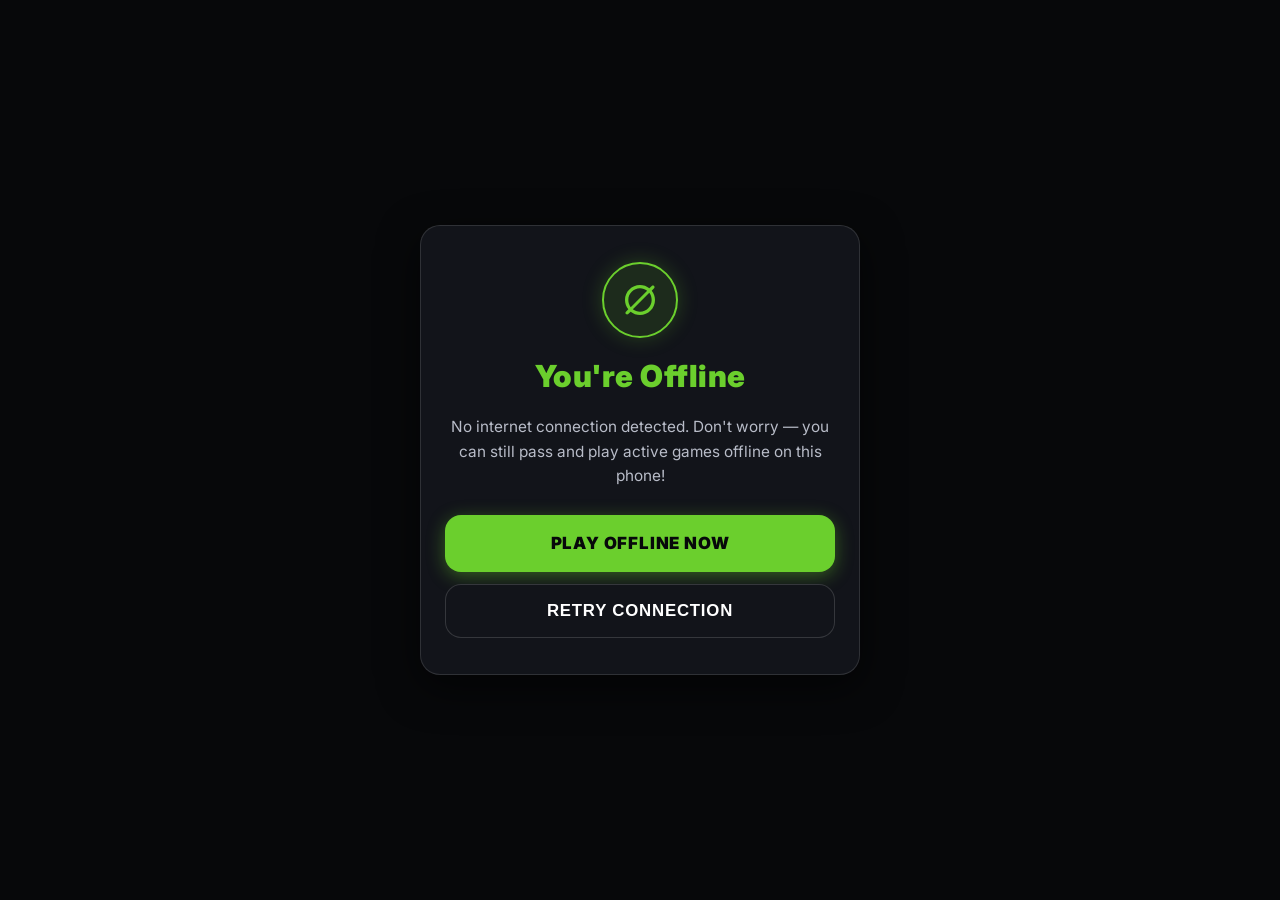
<file: offline.html>
<!DOCTYPE html>
<html lang="en">
<head>
  <meta charset="UTF-8">
  <meta name="viewport" content="width=device-width, initial-scale=1.0, maximum-scale=1.0, user-scalable=no">
  <title>You're Offline - Oddinary</title>
  <meta name="description" content="You are currently offline, but you can still play active Oddinary word imposter games on a single phone!">
  <meta name="robots" content="noindex, follow">
  <link rel="icon" type="image/png" href="assets/fav-icon.png">
  <link rel="apple-touch-icon" href="assets/fav-icon.png">
  <meta name="theme-color" content="#07080A">
  <link rel="preconnect" href="https://fonts.googleapis.com">
  <link rel="preconnect" href="https://fonts.gstatic.com" crossorigin>
  <link href="https://fonts.googleapis.com/css2?family=Inter:wght@400;600;700;800;900&display=swap" rel="stylesheet">
  <link rel="stylesheet" href="style.css">
  <style>
    html, body {
      overflow-x: hidden;
      max-width: 100%;
      width: 100%;
    }
    body {
      min-height: 100vh;
      display: flex;
      flex-direction: column;
      align-items: center;
      justify-content: center;
      padding: 20px;
      text-align: center;
      background-color: #07080A;
      color: #F2F2F2;
    }
    .offline-card {
      background: var(--bg-card);
      border: 1px solid rgba(255, 255, 255, 0.12);
      border-radius: 20px;
      padding: 36px 24px;
      max-width: 440px;
      width: 100%;
      box-shadow: 0 12px 40px rgba(0, 0, 0, 0.6);
      display: flex;
      flex-direction: column;
      align-items: center;
      gap: 16px;
    }
    .offline-icon-wrapper {
      width: 76px;
      height: 76px;
      border-radius: 50%;
      background: rgba(107, 207, 45, 0.12);
      border: 2px solid var(--primary);
      display: flex;
      align-items: center;
      justify-content: center;
      box-shadow: 0 0 20px rgba(107, 207, 45, 0.25);
    }
    .offline-title {
      font-size: 1.9rem;
      font-weight: 900;
      color: var(--primary);
      margin: 0;
      letter-spacing: 0.5px;
    }
    .offline-subtitle {
      color: var(--text-sec);
      font-size: 0.96rem;
      line-height: 1.6;
      margin: 0;
    }
    .offline-actions {
      display: flex;
      flex-direction: column;
      gap: 12px;
      width: 100%;
      margin-top: 10px;
    }
  </style>
</head>
<body>

  <div class="offline-card">
    <div class="offline-icon-wrapper">
      <svg viewBox="0 0 24 24" style="width:40px; height:40px; fill:var(--primary);"><path d="M12 3c-4.97 0-9 4.03-9 9 0 2.12.74 4.07 1.97 5.61L3.56 19.04c-.39.39-.39 1.02 0 1.41.39.39 1.02.39 1.41 0l1.41-1.41C7.93 20.26 9.88 21 12 21c4.97 0 9-4.03 9-9 0-2.12-.74-4.07-1.97-5.61l1.41-1.41c.39-.39.39-1.02 0-1.41-.39-.39-1.02-.39-1.41 0l-1.41 1.41C16.07 3.74 14.12 3 12 3zm0 2c1.61 0 3.09.53 4.29 1.43L6.43 16.29C5.53 15.09 5 13.61 5 12c0-3.87 3.13-7 7-7zm0 14c-1.61 0-3.09-.53-4.29-1.43l9.86-9.86c.9 1.2 1.43 2.68 1.43 4.29 0 3.87-3.13 7-7 7z"/></svg>
    </div>

    <h1 class="offline-title">You're Offline</h1>
    <p class="offline-subtitle">
      No internet connection detected. Don't worry — you can still pass and play active games offline on this phone!
    </p>

    <div class="offline-actions">
      <a href="play.html" class="btn btn-primary" aria-label="Play offline now">
        PLAY OFFLINE NOW
      </a>
      <button class="btn" onclick="window.location.reload();" aria-label="Retry connection">
        Retry Connection
      </button>
    </div>
  </div>

  <script>
    window.addEventListener('online', () => {
      window.location.reload();
    });
  </script>
</body>
</html>
</file>
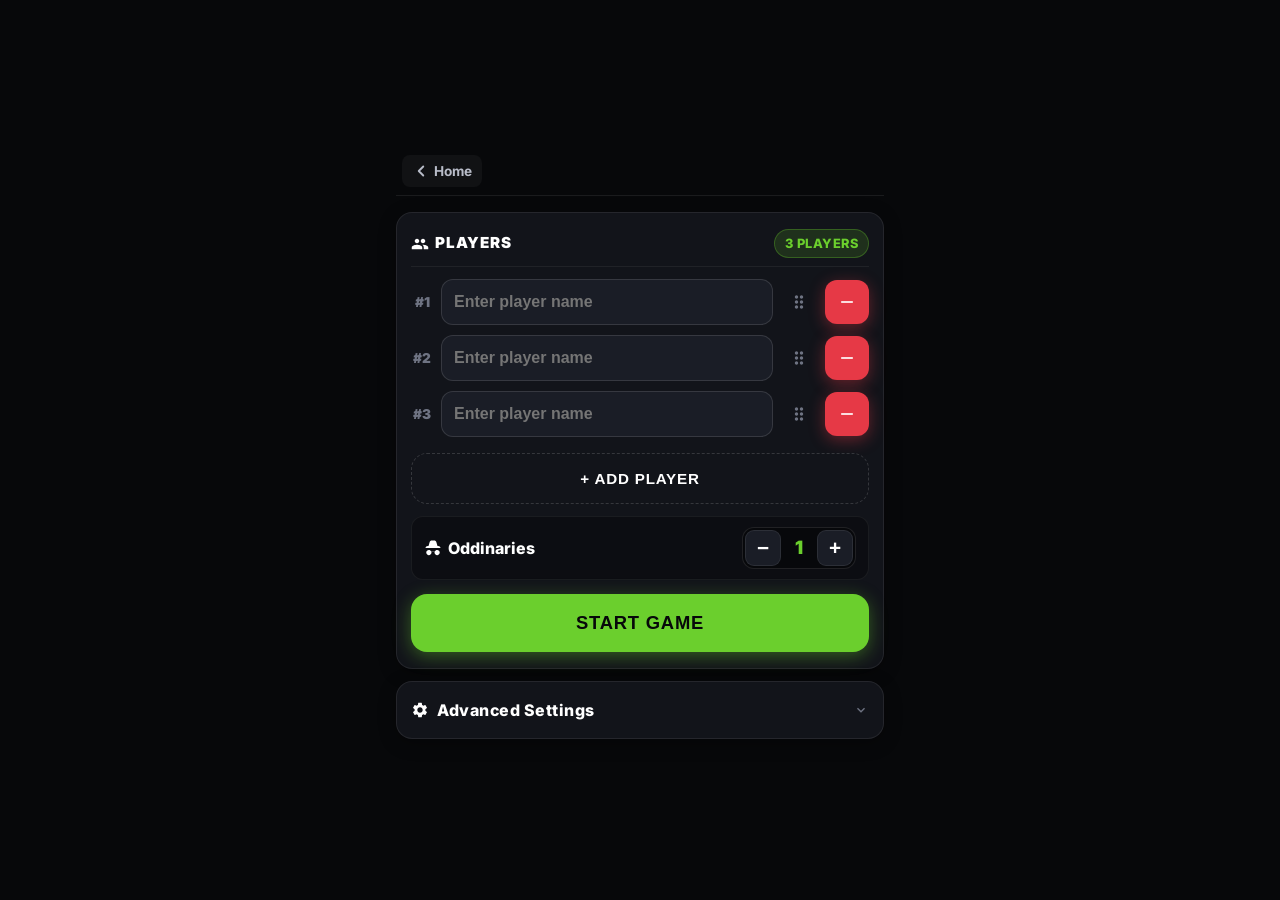
<file: play.html>
<!DOCTYPE html>
<html lang="en">
<head>
  <meta charset="UTF-8">
  <meta name="viewport" content="width=device-width, initial-scale=1.0, maximum-scale=1.0, user-scalable=no">
  <title>Play Oddinary - Word Imposter Game</title>
  <meta name="description" content="Play Oddinary - Word Imposter Game with friends on a single device! Pass and play, give subtle clues, catch the spy, and uncover the imposter.">
  <meta name="keywords" content="Word Imposter Game, Oddinary, Imposter Game, Party Game, Word Game, Spy Game, Social Deduction Game">
  <meta name="author" content="Anto Devassy V.P">
  <meta name="robots" content="index, follow">

  <!-- Canonical URL -->
  <link rel="canonical" href="https://oddinary.vercel.app/play.html">

  <!-- Open Graph / Facebook / WhatsApp -->
  <meta property="og:type" content="website">
  <meta property="og:url" content="https://oddinary.vercel.app/play.html">
  <meta property="og:site_name" content="Oddinary - Word Imposter Game">
  <meta property="og:title" content="Play Oddinary - Word Imposter Game">
  <meta property="og:description" content="Gather your friends, describe your secret word, and catch the imposter in this fast-paced party game!">
  <meta property="og:image" content="https://oddinary.vercel.app/assets/logo.png">
  <meta property="og:image:width" content="1200">
  <meta property="og:image:height" content="630">
  <meta property="og:locale" content="en_US">

  <!-- Twitter / X -->
  <meta name="twitter:card" content="summary_large_image">
  <meta name="twitter:url" content="https://oddinary.vercel.app/play.html">
  <meta name="twitter:title" content="Play Oddinary - Word Imposter Game">
  <meta name="twitter:description" content="Gather your friends, describe your secret word, and catch the imposter in this fast-paced party game!">
  <meta name="twitter:image" content="https://oddinary.vercel.app/assets/logo.png">

  <!-- PWA & Favicon -->
  <link rel="icon" type="image/png" href="assets/fav-icon.png">
  <link rel="apple-touch-icon" href="assets/fav-icon.png">
  <link rel="manifest" href="manifest.json">
  <meta name="theme-color" content="#07080A">
  <meta name="mobile-web-app-capable" content="yes">
  <meta name="apple-mobile-web-app-capable" content="yes">
  <meta name="apple-mobile-web-app-title" content="Oddinary">
  <meta name="apple-mobile-web-app-status-bar-style" content="black-translucent">

  <!-- Fonts -->
  <link rel="preconnect" href="https://fonts.googleapis.com">
  <link rel="preconnect" href="https://fonts.gstatic.com" crossorigin>
  <link rel="dns-prefetch" href="https://fonts.googleapis.com">
  <link rel="dns-prefetch" href="https://fonts.gstatic.com">
  <link href="https://fonts.googleapis.com/css2?family=Inter:wght@400;500;600;700;800;900&family=Plus+Jakarta+Sans:wght@700;800;900&family=Space+Grotesk:wght@600;700&family=Syne:wght@700;800&display=swap" rel="stylesheet">

  <!-- Schema.org Structured Data -->
  <script type="application/ld+json">
  {
    "@context": "https://schema.org",
    "@type": "SoftwareApplication",
    "name": "Oddinary - Word Imposter Game",
    "url": "https://oddinary.vercel.app/play.html",
    "image": "https://oddinary.vercel.app/assets/logo.png",
    "description": "Play Oddinary - Word Imposter Game online with friends on a single device.",
    "applicationCategory": "GameApplication",
    "operatingSystem": "Any",
    "offers": {
      "@type": "Offer",
      "price": "0",
      "priceCurrency": "USD"
    }
  }
  </script>

  <!-- Google AdSense -->
  <script async src="https://pagead2.googlesyndication.com/pagead/js/adsbygoogle.js?client=ca-pub-9418997406256200" crossorigin="anonymous"></script>

  <link rel="stylesheet" href="style.css">
</head>
<body class="game-page-body">

<div id="app">
  <!-- 1. Player Setup Screen -->
  <div id="screen-setup" class="screen active">
    <div class="setup-wrapper">
      <!-- Game Title Header -->
      <div class="game-top-bar">
        <a href="index.html" class="top-bar-home-btn" onclick="Game.quitGame(); event.preventDefault();" title="Back to Homepage" aria-label="Back to Homepage">
          <svg viewBox="0 0 24 24" style="width:18px; height:18px; fill:none; stroke:currentColor; stroke-width:2.5; stroke-linecap:round; stroke-linejoin:round;"><path d="M15 18l-6-6 6-6"/></svg>
          <span>Home</span>
        </a>
      </div>

      <!-- QUICK START CARD -->
      <div class="setup-section-card quick-start-card">
        <div class="setup-section-title">
          <span style="display:flex; align-items:center; gap:6px;"><svg viewBox="0 0 24 24" style="width:18px; height:18px; fill:currentColor;"><path d="M16 11c1.66 0 2.99-1.34 2.99-3S17.66 5 16 5c-1.66 0-3 1.34-3 3s1.34 3 3 3zm-8 0c1.66 0 2.99-1.34 2.99-3S9.66 5 8 5C6.34 5 5 6.34 5 8s1.34 3 3 3zm0 2c-2.33 0-7 1.17-7 3.5V19h14v-2.5c0-2.33-4.67-3.5-7-3.5zm8 0c-.29 0-.62.02-.97.05 1.16.84 1.97 1.97 1.97 3.45V19h6v-2.5c0-2.33-4.67-3.5-7-3.5z"/></svg> PLAYERS</span>
          <span id="setup-player-count-badge" class="badge">3 Players</span>
        </div>

        <!-- Recent Players Quick-Add -->
        <div id="recent-players-container" class="recent-players-container hidden"></div>

        <!-- Players Input List -->
        <div id="players-list" style="width: 100%;"></div>

        <button class="btn btn-add-player" onclick="AudioEngine.play('click'); Game.addPlayer()" aria-label="Add player">
          + Add Player
        </button>
        <div id="setup-error" class="error-msg"></div>

        <!-- Imposters / Oddinaries Stepper -->
        <div class="imposters-quick-select">
          <div class="setting-left">
            <span style="display:flex; align-items:center; gap:6px; font-weight:800; font-size:1rem;"><svg viewBox="0 0 24 24" style="width:18px; height:18px; fill:currentColor;"><path d="M2 12h20c0-1.7-1.5-2.8-3.2-2.8h-.8L16.5 4.2C16.2 2.9 15 2 13.6 2h-3.2C9 2 7.8 2.9 7.5 4.2L6 9.2H5.2C3.5 9.2 2 10.3 2 12zm4.5 2.5C4.6 14.5 3 16.1 3 18s1.6 3.5 3.5 3.5 3.5-1.6 3.5-3.5c0-.4-.1-.7-.2-1h4.4c-.1.3-.2.6-.2 1 0 1.9 1.6 3.5 3.5 3.5s3.5-1.6 3.5-3.5-1.6-3.5-3.5-3.5c-1.4 0-2.6.8-3.1 2h-4.8c-.5-1.2-1.7-2-3.1-2z"/></svg> Oddinaries</span>
          </div>
          <div class="setting-right">
            <div class="stepper-control">
              <button id="setup-imposter-minus" class="stepper-btn" onclick="AudioEngine.play('click'); Game.adjustImposterCount(-1, 'setup')" aria-label="Decrease Oddinary count">−</button>
              <span id="setup-imposter-count-display" class="stepper-value">1</span>
              <button id="setup-imposter-plus" class="stepper-btn" onclick="AudioEngine.play('click'); Game.adjustImposterCount(1, 'setup')" aria-label="Increase Oddinary count">+</button>
            </div>
          </div>
        </div>

        <!-- PRIMARY START GAME BUTTON -->
        <button class="btn btn-primary btn-start-game" onclick="AudioEngine.play('click'); Game.startGame()">
          START GAME
        </button>
      </div>

      <!-- COLLAPSIBLE ADVANCED SETTINGS -->
      <div class="setup-section-card advanced-settings-card">
        <div class="advanced-settings-header" onclick="Game.toggleAdvancedSettingsAccordion()">
          <div style="display: flex; align-items: center; gap: 8px;">
            <svg viewBox="0 0 24 24" style="width:18px; height:18px; fill:currentColor;"><path d="M19.14 12.94c.04-.3.06-.61.06-.94 0-.32-.02-.64-.07-.94l2.03-1.58a.49.49 0 0 0 .12-.61l-1.92-3.32a.488.488 0 0 0-.59-.22l-2.39.96c-.5-.38-1.03-.7-1.62-.94l-.36-2.54a.484.484 0 0 0-.48-.41h-3.84c-.24 0-.43.17-.47.41l-.36 2.54c-.59.24-1.13.57-1.62.94l-2.39-.96c-.22-.08-.47 0-.59.22L2.74 8.87c-.12.21-.08.47.12.61l2.03 1.58c-.05.3-.09.63-.09.94s.02.64.07.94l-2.03 1.58a.49.49 0 0 0-.12.61l1.92 3.32c.12.22.37.29.59.22l2.39-.96c.5.38 1.03.7 1.62.94l.36 2.54c.05.24.24.41.48.41h3.84c.24 0 .44-.17.47-.41l.36-2.54c.59-.24 1.13-.56 1.62-.94l2.39.96c.22.08.47 0 .59-.22l1.92-3.32c.12-.22.07-.47-.12-.61l-2.01-1.58zM12 15.6c-1.98 0-3.6-1.62-3.6-3.6s1.62-3.6 3.6-3.6 3.6 1.62 3.6 3.6-1.62 3.6-3.6 3.6z"/></svg>
            <span style="font-weight: 800; letter-spacing: 0.5px;">Advanced Settings</span>
          </div>
          <span id="advanced-accordion-icon" class="accordion-arrow" style="display:inline-flex; align-items:center; transition:transform 0.2s ease;"><svg viewBox="0 0 24 24" style="width:16px; height:16px; fill:currentColor; display:block;"><path d="M7.41 8.59L12 13.17l4.59-4.58L18 10l-6 6-6-6 1.41-1.41z"/></svg></span>
        </div>

        <div id="advanced-settings-content" class="advanced-settings-content collapsed">
          <div class="settings-group">
            <!-- 0. Word Category -->
            <div class="setting-item" style="flex-direction: column; align-items: flex-start; gap: 8px; margin-bottom: 14px; border-bottom: 1px solid rgba(255,255,255,0.08); padding-bottom: 14px;">
              <div style="display: flex; align-items: center; gap: 8px; width: 100%;">
                <div id="cat-icon-setup" style="width: 20px; height: 20px; display: flex; align-items: center; justify-content: center; flex-shrink: 0;"></div>
                <span style="font-weight: 700;">Word Category</span>
              </div>
              <div class="custom-select-wrapper">
                <select id="setting-category" class="theme-select" onchange="Game.updateCategorySetting(this.value, 'setup')">
                  <option value="all">All Categories</option>
                  <option value="food">Food & Drinks</option>
                  <option value="animals">Animals & Creatures</option>
                  <option value="objects">Everyday Objects</option>
                  <option value="nature">Nature & Weather</option>
                  <option value="places">Places & Concepts</option>
                  <option value="vehicles">Vehicles & Travel</option>
                </select>
              </div>
            </div>

            <!-- 1. Stealth Mode -->
            <div class="setting-item">
              <div class="setting-left">
                <span>Stealth Mode</span>
                <button class="setting-info-btn" onclick="Game.showStealthModeInfo()" title="What is Stealth Mode?"><svg viewBox="0 0 24 24" style="width:16px; height:16px; fill:currentColor; display:block;"><path d="M12 2C6.48 2 2 6.48 2 12s4.48 10 10 10 10-4.48 10-10S17.52 2 12 2zm1 15h-2v-6h2v6zm0-8h-2V7h2v2z"/></svg></button>
              </div>
              <div class="setting-right">
                <label class="switch">
                  <input type="checkbox" id="setting-imposter-word" checked>
                  <span class="slider"></span>
                </label>
              </div>
            </div>

            <!-- 2. Secret Alliance -->
            <div class="setting-item">
              <div class="setting-left">
                <span>Secret Alliance</span>
                <button class="setting-info-btn" onclick="Game.showAllianceInfo()" title="What is Secret Alliance?"><svg viewBox="0 0 24 24" style="width:16px; height:16px; fill:currentColor; display:block;"><path d="M12 2C6.48 2 2 6.48 2 12s4.48 10 10 10 10-4.48 10-10S17.52 2 12 2zm1 15h-2v-6h2v6zm0-8h-2V7h2v2z"/></svg></button>
              </div>
              <div class="setting-right">
                <label class="switch">
                  <input type="checkbox" id="setting-secret-alliance" onchange="Game.toggleSecretAllianceSetting(this, 'setup')">
                  <span class="slider"></span>
                </label>
              </div>
            </div>

            <!-- 3. Voting -->
            <div class="setting-item">
              <div class="setting-left">
                <span>Voting</span>
                <button class="setting-info-btn" onclick="Game.showVotingInfo()" title="What is Voting?"><svg viewBox="0 0 24 24" style="width:16px; height:16px; fill:currentColor; display:block;"><path d="M12 2C6.48 2 2 6.48 2 12s4.48 10 10 10 10-4.48 10-10S17.52 2 12 2zm1 15h-2v-6h2v6zm0-8h-2V7h2v2z"/></svg></button>
              </div>
              <div class="setting-right">
                <label class="switch">
                  <input type="checkbox" id="setting-voting" checked onchange="Game.toggleVotingSetting(this.checked)">
                  <span class="slider"></span>
                </label>
              </div>
            </div>

            <!-- 4. Shuffle Players Order -->
            <div class="setting-item">
              <div class="setting-left">
                <span>Shuffle Player Order</span>
              </div>
              <div class="setting-right">
                <label class="switch">
                  <input type="checkbox" id="setting-shuffle">
                  <span class="slider"></span>
                </label>
              </div>
            </div>

            <!-- 5. Investigation Timer -->
            <div class="setting-item">
              <div class="setting-left">
                <span>Investigation Timer</span>
              </div>
              <div class="setting-right">
                <label class="switch">
                  <input type="checkbox" id="setting-timer" checked onchange="Game.toggleTimerSettings()">
                  <span class="slider"></span>
                </label>
              </div>
            </div>

            <div id="timer-slider-container" class="timer-control">
              <div class="timer-label">Timer Duration</div>
              <div class="timer-value" id="timer-value-display">3 min</div>
              <input type="range" min="1" max="5" value="3" class="slider-input" id="timer-duration-slider" oninput="Game.updateTimerValue(this.value)">
              <div class="slider-ticks">
                <span>1 min</span>
                <span>5 min</span>
              </div>
            </div>

            <!-- 6. Sound Effects -->
            <div class="setting-item">
              <div class="setting-left">
                <span>Sound & Haptics</span>
              </div>
              <div class="setting-right">
                <label class="switch">
                  <input type="checkbox" id="setting-sound" checked onchange="Game.toggleSoundSetting(this.checked)">
                  <span class="slider"></span>
                </label>
              </div>
            </div>
          </div>
        </div>
      </div>


    </div>
  </div>

  <!-- 2. Word Reveal (Pass N Play) -->
  <div id="screen-reveal" class="screen">
    <div class="screen-round-header">
      <span class="round-badge" id="reveal-round-badge">ROUND 1</span>
    </div>
    <div class="close-btn" onclick="Game.askCloseReveal()" title="Exit Round" style="display:flex; align-items:center; justify-content:center;"><svg viewBox="0 0 24 24" style="width:16px; height:16px; fill:currentColor; display:block;"><path d="M19 6.41L17.59 5 12 10.59 6.41 5 5 6.41 10.59 12 5 17.59 6.41 19 12 13.41 17.59 19 19 17.59 13.41 12z"/></svg></div>
    
    <div class="content-area" style="display: flex; flex-direction: column; align-items: center; text-align: center; width: 100%; max-width: 440px; margin: 0 auto;">
      <p class="text-muted" style="font-size: 0.88rem; font-weight: 700; margin-bottom: 2px; text-transform: uppercase; letter-spacing: 1px;">Pass Device To</p>
      <h1 id="reveal-player-name" class="text-primary text-glow" style="font-size: 2.4rem; margin: 0 0 4px; font-weight: 900; letter-spacing: 0.5px;">Player</h1>
      <p id="reveal-counter" class="text-muted" style="font-size: 0.85rem; font-weight: 700; margin-bottom: 12px;">Player 1/3</p>
      
      <div class="card-container" onclick="Game.flipCard()">
        <div class="card" id="word-card">
          <!-- Card Front -->
          <div class="card-face card-front">
            <div class="card-medallion">
              <svg viewBox="0 0 24 24" style="width:44px; height:44px; fill:var(--primary);"><path d="M2 12h20c0-1.7-1.5-2.8-3.2-2.8h-.8L16.5 4.2C16.2 2.9 15 2 13.6 2h-3.2C9 2 7.8 2.9 7.5 4.2L6 9.2H5.2C3.5 9.2 2 10.3 2 12zm4.5 2.5C4.6 14.5 3 16.1 3 18s1.6 3.5 3.5 3.5 3.5-1.6 3.5-3.5c0-.4-.1-.7-.2-1h4.4c-.1.3-.2.6-.2 1 0 1.9 1.6 3.5 3.5 3.5s3.5-1.6 3.5-3.5-1.6-3.5-3.5-3.5c-1.4 0-2.6.8-3.1 2h-4.8c-.5-1.2-1.7-2-3.1-2z"/></svg>
            </div>
            <h2 class="card-front-title">Tap to Reveal</h2>
            <p class="card-front-subtitle">Keep screen hidden from others</p>
          </div>
          <!-- Card Back -->
          <div class="card-face card-back">
            <div class="card-back-label" id="reveal-role-label">Your secret word is:</div>
            <div class="card-back-word-wrap">
              <h1 id="secret-word-display" class="card-word-title">WORD</h1>
            </div>
          </div>
        </div>
      </div>

      <button id="btn-next-player" class="btn btn-primary reveal-btn-hidden" onclick="Game.nextReveal()" style="width: 100%; max-width: 400px; margin: 16px auto 0;">Hide & Pass</button>
    </div>
  </div>

  <!-- 3. Discussion / Investigation Phase -->
  <div id="screen-discuss" class="screen">
    <div class="screen-round-header">
      <span class="round-badge" id="discuss-round-badge">ROUND 1</span>
    </div>
    <div class="close-btn" onclick="Game.askCloseReveal()" title="Exit Round" style="display:flex; align-items:center; justify-content:center;"><svg viewBox="0 0 24 24" style="width:16px; height:16px; fill:currentColor; display:block;"><path d="M19 6.41L17.59 5 12 10.59 6.41 5 5 6.41 10.59 12 5 17.59 6.41 19 12 13.41 17.59 19 19 17.59 13.41 12z"/></svg></div>

    <div class="content-area" style="display: flex; flex-direction: column; align-items: center; text-align: center; width: 100%; max-width: 440px; margin: 0 auto;">
      <div class="pulse-anim"><svg viewBox="0 0 24 24" style="width:46px; height:46px; fill:none; stroke:var(--accent-gold); stroke-width:2.5; stroke-linecap:round; stroke-linejoin:round;"><circle cx="11" cy="11" r="8"></circle><line x1="21" y1="21" x2="16.65" y2="16.65"></line></svg></div>
      <h1 class="text-gold" style="letter-spacing: 1px; margin: 6px 0 4px; text-align: center;">INVESTIGATION</h1>
      <p class="text-c text-muted" style="max-width: 360px; margin: 0 auto 12px; line-height: 1.5; font-size: 0.95rem; text-align: center;">Describe your word with a subtle clue. Listen closely and spot the Oddinary.</p>
      
      <div id="timer-container" class="hidden timer-box">
        <div id="timer-display" class="timer-main-digits">03:00</div>
        <button id="btn-add-time" class="btn btn-pill" onclick="Game.addDiscussionTime(60)">+ 1 Min</button>
      </div>

      <!-- On-the-fly Timer Toggle (if disabled at start) -->
      <div id="discuss-timer-settings" class="hidden" style="width: 100%; max-width: 340px; margin: 12px auto; display: flex; flex-direction: column; align-items: center;">
        <div class="switch-container" style="display: flex; align-items: center; justify-content: space-between; width: 100%; background: rgba(255,255,255,0.03); border: 1px solid rgba(255,255,255,0.08); padding: 12px 18px; border-radius: 14px; box-sizing: border-box;">
          <span style="font-size: 0.95rem; font-weight: 700; color: var(--text-main);">Investigation Timer</span>
          <label class="switch">
            <input type="checkbox" id="discuss-setting-timer" onchange="Game.toggleDiscussTimerSettings()">
            <span class="slider"></span>
          </label>
        </div>
        <div id="discuss-timer-slider-container" class="timer-control hidden" style="margin: 10px auto 0; padding: 14px 18px; width: 100%;">
          <div class="timer-label">Duration</div>
          <div class="timer-value" id="discuss-timer-value-display">3 min</div>
          <input type="range" min="1" max="5" value="3" class="slider-input" id="discuss-timer-duration-slider" oninput="Game.updateDiscussTimerValue(this.value)">
          <div class="slider-ticks">
            <span>1 min</span>
            <span>5 min</span>
          </div>
          <button class="btn btn-primary" onclick="Game.runLocalTimer()" style="margin-top: 12px; width: 100%;">Start Timer</button>
        </div>
      </div>
      
      <!-- Action Buttons -->
      <div style="display: flex; flex-direction: column; gap: 14px; width: 100%; max-width: 340px; margin: 18px auto 0; align-items: center;">
        <button class="btn" onclick="Game.showForgotWord()" style="width: 100%; margin: 0;">Forgot Your Word?</button>
        <button id="btn-start-voting" class="btn btn-primary" onclick="Game.startVoting()" style="width: 100%; margin: 0;">Start Voting</button>
      </div>
    </div>

    <!-- Ad Slot -->
    <div class="ad-slot-container">
      <ins class="adsbygoogle" style="display:block; width:100%; text-align:center;" data-ad-client="ca-pub-9418997406256200" data-ad-format="auto" data-full-width-responsive="true"></ins>
      <script>try { (adsbygoogle = window.adsbygoogle || []).push({}); } catch(e){}</script>
    </div>
  </div>

  <!-- 4. Voting Phase -->
  <div id="screen-voting" class="screen">
    <div class="screen-round-header">
      <span class="round-badge" id="voting-round-badge">ROUND 1</span>
    </div>
    <div class="close-btn" onclick="Game.askCloseReveal()" title="Exit Round" style="display:flex; align-items:center; justify-content:center;"><svg viewBox="0 0 24 24" style="width:16px; height:16px; fill:currentColor; display:block;"><path d="M19 6.41L17.59 5 12 10.59 6.41 5 5 6.41 10.59 12 5 17.59 6.41 19 12 13.41 17.59 19 19 17.59 13.41 12z"/></svg></div>

    <div class="voting-wrapper">
      <h3 class="text-c text-muted">Pass phone to</h3>
      <h1 id="voter-name" class="text-primary text-glow" style="font-size: 2.3rem;">Player</h1>
      <h2 class="text-c" style="letter-spacing: 0.5px;">WHO DO YOU SUSPECT?</h2>
      
      <div class="content-area" id="voting-list"></div>
    </div>
  </div>

  <!-- 5. Voting Complete Screen -->
  <div id="screen-voting-complete" class="screen">
    <div class="voting-complete-box">
      <div style="display:flex; justify-content:center; margin-bottom:12px;"><svg viewBox="0 0 24 24" style="width:58px; height:58px; fill:var(--accent-gold);"><path d="M12 2C6.48 2 2 6.48 2 12s4.48 10 10 10 10-4.48 10-10S17.52 2 12 2zm-2 15l-5-5 1.41-1.41L10 14.17l7.59-7.59L19 8l-9 9z"/></svg></div>
      <h1 class="text-gold" style="font-size: 2.2rem; letter-spacing: 1px;">VOTING COMPLETE!</h1>
      <p class="text-muted">All votes have been cast. Ready to unmask the Oddinary?</p>
      <button class="btn btn-primary btn-reveal-action" onclick="AudioEngine.play('click'); Game.startImposterRevealAnimation()">
        REVEAL ODDINARY
      </button>
    </div>
  </div>

  <!-- 6. Results Screen (Round Complete) -->
  <div id="screen-results" class="screen">
    <div class="results-wrapper">
      <div class="screen-round-header">
        <span class="round-badge" id="results-round-badge">ROUND 1</span>
      </div>
      <h1 class="text-c text-gold" style="letter-spacing: 1px;">ROUND COMPLETE</h1>
      
      <div id="results-imposter-card" class="results-banner-card">
        <h1 id="round-status-header" style="font-size: 1.7rem; margin: 0; font-weight: 900; letter-spacing: 1px; color: var(--primary);">ODDINARY CAUGHT!</h1>
      </div>

      <!-- Words Card -->
      <div class="results-words-card">
        <div style="display:flex; justify-content:space-between; align-items:center;">
          <span class="text-muted" style="font-size: 0.9rem;">Common Word:</span>
          <strong id="res-common-word" class="text-primary" style="font-size: 1.15rem;">Word</strong>
        </div>
        <div id="res-odd-word-row" style="display:flex; justify-content:space-between; align-items:center; margin-top: 8px; border-top: 1px solid rgba(255,255,255,0.06); padding-top: 8px;">
          <span class="text-muted" style="font-size: 0.9rem;">Odd Word:</span>
          <strong id="res-odd-word" class="text-danger" style="font-size: 1.15rem;">Word</strong>
        </div>
      </div>

      <!-- Round Score List -->
      <div style="width: 100%; text-align: left;">
        <div style="font-size: 0.85rem; font-weight: 900; color: var(--text-muted); letter-spacing: 1px; text-transform: uppercase; margin-bottom: 8px; margin-left: 4px;">ROUND SCORE</div>
        <p id="no-voting-results-note" class="text-muted hidden" style="font-size: 0.82rem; font-style: italic; margin-bottom: 8px; margin-left: 4px; display:flex; align-items:center; gap:6px;"><svg viewBox="0 0 24 24" style="width:16px; height:16px; fill:currentColor;"><path d="M20 2H4c-1.1 0-2 .9-2 2v18l4-4h14c1.1 0 2-.9 2-2V4c0-1.1-.9-2-2-2z"/></svg> Group Voting: Points are not calculated when secret voting is disabled.</p>
        <div id="round-score-list" style="width: 100%; display: flex; flex-direction: column; gap: 8px;"></div>
      </div>

      <div style="display: flex; gap: 8px; width: 100%;">
        <button id="btn-view-votes" class="btn" style="flex: 1; margin: 0; font-size: 0.85rem;" onclick="AudioEngine.play('click'); Game.showVotingBreakdown()">View Votes</button>
        <button id="btn-points-rules" class="btn" style="flex: 1; margin: 0; font-size: 0.85rem;" onclick="AudioEngine.play('click'); Game.showPointsRules()">Scoring Rules</button>
      </div>

      <button id="btn-results-scoreboard" class="btn btn-primary" style="margin-bottom: 0;" onclick="AudioEngine.play('click'); Game.goToScoreboard(true)">
        Leaderboard
      </button>
    </div>

    <!-- Ad Slot -->
    <div class="ad-slot-container">
      <ins class="adsbygoogle" style="display:block; width:100%; text-align:center;" data-ad-client="ca-pub-9418997406256200" data-ad-format="auto" data-full-width-responsive="true"></ins>
      <script>try { (adsbygoogle = window.adsbygoogle || []).push({}); } catch(e){}</script>
    </div>
  </div>

  <!-- 7. Leaderboard Screen -->
  <div id="screen-scoreboard" class="screen">
    <div class="results-wrapper">
      <div class="screen-round-header" style="display: flex; align-items: center; justify-content: center; width: 100%;">
        <span class="round-badge" id="scoreboard-round-badge">ROUND 1</span>
      </div>
      <h1 class="text-c text-gold" style="letter-spacing: 1px; margin-bottom: 5px;">LEADERBOARD</h1>
      <p id="scoreboard-no-voting-note" class="text-muted text-c hidden" style="font-size: 0.82rem; font-style: italic; margin-bottom: 6px; display:flex; align-items:center; justify-content:center; gap:6px;"><svg viewBox="0 0 24 24" style="width:16px; height:16px; fill:currentColor;"><path d="M20 2H4c-1.1 0-2 .9-2 2v18l4-4h14c1.1 0 2-.9 2-2V4c0-1.1-.9-2-2-2z"/></svg> Group Voting active: Points are calculated only during Secret Voting mode.</p>

      <div class="content-area" id="scoreboard-list" style="width: 100%;"></div>
      
      <div style="display: flex; gap: 8px; width: 100%; margin-top: 5px; align-items: center;">
        <button class="btn" onclick="AudioEngine.play('click'); Game.openManagePlayers()" style="flex: 1; margin: 0; font-size: 0.85rem;">Players</button>
        <button class="btn" onclick="AudioEngine.play('click'); Game.openMidgameSettings()" style="flex: 1; margin: 0; font-size: 0.85rem;">Settings</button>
        <button id="btn-reset-scores" class="btn btn-icon btn-danger" onclick="AudioEngine.play('click'); Game.askResetScores()" style="margin: 0; border-radius: var(--radius); padding: 10px 14px; min-width: 44px; display: flex; align-items: center; justify-content: center;" title="Reset Scores" aria-label="Reset Scores">
          <svg viewBox="0 0 24 24" style="width: 20px; height: 20px; fill: currentColor;"><path d="M12 4V1L8 5l4 4V6c3.31 0 6 2.69 6 6 0 1.01-.25 1.97-.7 2.8l1.46 1.46C19.54 15.03 20 13.57 20 12c0-4.42-3.58-8-8-8zm0 14c-3.31 0-6-2.69-6-6 0-1.01.25-1.97.7-2.8L5.24 7.74C4.46 8.97 4 10.43 4 12c0 4.42 3.58 8 8 8v3l4-4-4-4v3z"/></svg>
        </button>
      </div>
      
      <button class="btn btn-primary" style="margin-bottom: 0;" onclick="AudioEngine.play('click'); Game.setupNextRound()">NEXT ROUND</button>
      
      <button class="btn btn-danger" style="margin-top: 5px; width: 100%;" onclick="AudioEngine.play('click'); Game.askEndGame()">End Game</button>
    </div>

    <!-- Ad Slot -->
    <div class="ad-slot-container">
      <ins class="adsbygoogle" style="display:block; width:100%; text-align:center;" data-ad-client="ca-pub-9418997406256200" data-ad-format="auto" data-full-width-responsive="true"></ins>
      <script>try { (adsbygoogle = window.adsbygoogle || []).push({}); } catch(e){}</script>
    </div>
  </div>

  <!-- 8. Game Over / Champion Screen -->
  <div id="screen-game-over" class="screen">
    <div class="results-wrapper">
      <h1 class="text-gold text-c" style="letter-spacing: 2px;">GAME OVER</h1>

      <!-- Champion Hero Box -->
      <div class="leader-hero-card">
        <div class="leader-crown"><svg viewBox="0 0 24 24" style="width:48px; height:48px; fill:var(--accent-gold); filter:drop-shadow(0 0 12px rgba(241,196,15,0.6));"><path d="M5 16L3 5l5.5 5L12 4l3.5 6L21 5l-2 11H5zm14 3c0 .6-.4 1-1 1H6c-.6 0-1-.4-1-1v-1h14v1z"/></svg></div>
        <div class="leader-subtitle">ODDINARY CHAMPION</div>
        <div id="game-over-winner-name" class="leader-name-display">Player</div>
      </div>

      <!-- Final Leaderboard -->
      <div style="width: 100%; text-align: left;">
        <div style="font-size: 0.85rem; font-weight: 900; color: var(--text-muted); letter-spacing: 1px; text-transform: uppercase; margin-bottom: 8px; margin-left: 4px;">LEADERBOARD</div>
        <div id="game-over-ranks-list" style="width: 100%; display: flex; flex-direction: column; gap: 8px;"></div>
      </div>

      <!-- Highlights & Stats Grid -->
      <div class="summary-grid" style="margin-top: 10px;">
        <div class="stat-card">
          <div class="stat-icon"><svg viewBox="0 0 24 24" style="width:26px; height:26px; fill:var(--danger);"><path d="M2 12h20c0-1.7-1.5-2.8-3.2-2.8h-.8L16.5 4.2C16.2 2.9 15 2 13.6 2h-3.2C9 2 7.8 2.9 7.5 4.2L6 9.2H5.2C3.5 9.2 2 10.3 2 12zm4.5 2.5C4.6 14.5 3 16.1 3 18s1.6 3.5 3.5 3.5 3.5-1.6 3.5-3.5c0-.4-.1-.7-.2-1h4.4c-.1.3-.2.6-.2 1 0 1.9 1.6 3.5 3.5 3.5s3.5-1.6 3.5-3.5-1.6-3.5-3.5-3.5c-1.4 0-2.6.8-3.1 2h-4.8c-.5-1.2-1.7-2-3.1-2z"/></svg></div>
          <div class="stat-label">Dangerous Oddinary</div>
          <div id="stat-dangerous-imposter-name" class="stat-value">-</div>
          <div id="stat-dangerous-imposter-sub" class="stat-subtext">-</div>
        </div>
        <div class="stat-card">
          <div class="stat-icon"><svg viewBox="0 0 24 24" style="width:26px; height:26px; fill:none; stroke:var(--primary); stroke-width:2.5; stroke-linecap:round; stroke-linejoin:round;"><circle cx="11" cy="11" r="8"></circle><line x1="21" y1="21" x2="16.65" y2="16.65"></line></svg></div>
          <div class="stat-label">Best Detective</div>
          <div id="stat-best-detective-name" class="stat-value">-</div>
          <div id="stat-best-detective-sub" class="stat-subtext">-</div>
        </div>
        <div class="stat-card stat-card-full">
          <div class="stat-icon"><svg viewBox="0 0 24 24" style="width:26px; height:26px; fill:var(--accent-gold);"><path d="M12 4.5C7 4.5 2.73 7.61 1 12c1.73 4.39 6 7.5 11 7.5s9.27-3.11 11-7.5c-1.73-4.39-6-7.5-11-7.5zM12 17c-2.76 0-5-2.24-5-5s2.24-5 5-5 5 2.24 5 5-2.24 5-5 5zm0-8c-1.66 0-3 1.34-3 3s1.34 3 3 3 3-1.34 3-3-1.34-3-3-3z"/></svg></div>
          <div class="stat-label">Most Suspected Player</div>
          <div id="stat-most-suspected-name" class="stat-value">-</div>
          <div id="stat-most-suspected-sub" class="stat-subtext">-</div>
        </div>
      </div>

      <!-- Game Over Action Buttons -->
      <div style="display: flex; flex-direction: column; gap: 10px; width: 100%; margin-top: 10px;">
        <button class="btn btn-primary" onclick="AudioEngine.play('click'); Game.startNewGameSetup()">
          New Game
        </button>
        <button class="btn" style="border-color: var(--accent-gold); color: var(--accent-gold);" onclick="AudioEngine.play('click'); Game.openShareResultsModal()">
          SHARE RESULTS
        </button>
        <button class="btn btn-danger" onclick="AudioEngine.play('click'); Game.quitGame();">
          Quit Game
        </button>
      </div>
    </div>

    <!-- Ad Slot -->
    <div class="ad-slot-container">
      <ins class="adsbygoogle" style="display:block; width:100%; text-align:center;" data-ad-client="ca-pub-9418997406256200" data-ad-format="auto" data-full-width-responsive="true"></ins>
      <script>try { (adsbygoogle = window.adsbygoogle || []).push({}); } catch(e){}</script>
    </div>
  </div>
</div>

<!-- ================= MODALS ================= -->

<!-- Suspense Reveal Overlay -->
<div id="suspense-overlay" class="suspense-overlay hidden">
  <div class="suspense-title">THE ODDINARY WAS</div>
  <div class="suspense-dots" id="suspense-dots">.</div>
  <div class="suspense-name-box" id="suspense-name-box">
    <div style="display:flex; justify-content:center; margin-bottom:8px;"><svg viewBox="0 0 24 24" style="width:54px; height:54px; fill:var(--primary);"><path d="M2 12h20c0-1.7-1.5-2.8-3.2-2.8h-.8L16.5 4.2C16.2 2.9 15 2 13.6 2h-3.2C9 2 7.8 2.9 7.5 4.2L6 9.2H5.2C3.5 9.2 2 10.3 2 12zm4.5 2.5C4.6 14.5 3 16.1 3 18s1.6 3.5 3.5 3.5 3.5-1.6 3.5-3.5c0-.4-.1-.7-.2-1h4.4c-.1.3-.2.6-.2 1 0 1.9 1.6 3.5 3.5 3.5s3.5-1.6 3.5-3.5-1.6-3.5-3.5-3.5c-1.4 0-2.6.8-3.1 2h-4.8c-.5-1.2-1.7-2-3.1-2z"/></svg></div>
    <div id="suspense-imposter-name" class="suspense-imposter-name">PLAYER</div>
  </div>
</div>

<!-- Share Results Modal -->
<div id="modal-share-results" class="modal">
  <div class="modal-content" style="max-width: 440px; text-align: center;">
    <h2 class="text-primary mb-1">Share Game Results</h2>
    <p class="text-muted" style="font-size: 0.85rem; margin-bottom: 15px;">Show off your victory to friends & group chats!</p>
    
    <div class="share-canvas-preview-box">
      <canvas id="share-card-canvas" width="600" height="650" style="width: 100%; max-width: 320px; border-radius: 14px; border: 1px solid rgba(255,255,255,0.1); margin: 0 auto; display: block;"></canvas>
    </div>

    <div style="display: flex; flex-direction: column; gap: 8px; margin-top: 15px;">
      <button id="btn-native-share" class="btn btn-primary" onclick="Game.doNativeShare()">
        Share
      </button>
      <button class="btn" onclick="Game.downloadShareImage()">
        Download Image
      </button>
      <button class="btn btn-secondary-outline" onclick="Game.closeShareResultsModal()">
        Close
      </button>
    </div>
  </div>
</div>

<!-- Setting Info Modals -->
<div id="modal-stealth-info" class="modal">
  <div class="modal-content" style="max-width: 400px; padding: 25px;">
    <h2 class="text-primary mb-2 text-c">Stealth Mode</h2>
    <div style="text-align: left; line-height: 1.6; color: var(--text-sec);">
      <p style="margin-bottom: 15px;">
        <strong style="color: var(--primary);">ON:</strong> Oddinaries receive a secret word that is slightly different from the common word. They must blend in without knowing their word is different.
      </p>
      <p>
        <strong style="color: var(--danger);">OFF:</strong> Oddinaries receive no word. Their card displays <strong>"ODDINARY"</strong>. They must bluff and guess the word from other players' clues.
      </p>
    </div>
    <button class="btn btn-primary mt-2" onclick="AudioEngine.play('click'); Game.closeStealthModeInfo()">Got It</button>
  </div>
</div>

<div id="modal-alliance-info" class="modal">
  <div class="modal-content" style="max-width: 400px; padding: 25px;">
    <h2 class="text-primary mb-2 text-c">Secret Alliance</h2>
    <div style="text-align: left; line-height: 1.6; color: var(--text-sec);">
      <p style="margin-bottom: 15px;">
        <strong style="color: var(--primary);">ON:</strong> When playing with 2 or more Oddinaries, each Oddinary sees their fellow Oddinary partners listed on their card so they can coordinate.
      </p>
      <p>
        <strong style="color: var(--danger);">OFF:</strong> Oddinaries do not know who else is an Oddinary and must operate independently.
      </p>
    </div>
    <button class="btn btn-primary mt-2" onclick="AudioEngine.play('click'); Game.closeAllianceInfo()">Got It</button>
  </div>
</div>

<div id="modal-voting-info" class="modal">
  <div class="modal-content" style="max-width: 400px; padding: 25px;">
    <h2 class="text-primary mb-2 text-c">Voting</h2>
    <div style="text-align: left; line-height: 1.6; color: var(--text-sec);">
      <p style="margin-bottom: 15px;">
        <strong style="color: var(--primary);">ON:</strong> Players pass the phone to cast private secret votes. The app automatically calculates points and tracks leaderboard standings.
      </p>
      <p>
        <strong style="color: var(--danger);">OFF:</strong> Verbal group voting in real life without passing the phone. Players vote out loud and tap to reveal the Oddinary directly (scores are not calculated).
      </p>
    </div>
    <button class="btn btn-primary mt-2" onclick="AudioEngine.play('click'); Game.closeVotingInfo()">Got It</button>
  </div>
</div>




<!-- Points Rules Modal -->
<div id="modal-points-rules" class="modal">
  <div class="modal-content" style="max-width: 440px;">
    <h2 class="text-primary mb-2 text-c" style="letter-spacing: 0.5px;">SCORING RULES</h2>
    
    <div style="display: flex; flex-direction: column; gap: 10px; text-align: left;">
      <div class="scoring-guide-card detective-card">
        <div class="scoring-card-role text-primary" style="display:flex; align-items:center; gap:6px;"><svg viewBox="0 0 24 24" style="width:18px; height:18px; fill:none; stroke:currentColor; stroke-width:2.5; stroke-linecap:round; stroke-linejoin:round;"><circle cx="11" cy="11" r="8"></circle><line x1="21" y1="21" x2="16.65" y2="16.65"></line></svg> DETECTIVE</div>
        <div class="scoring-row">
          <span>Catch the Oddinary</span>
          <span class="scoring-pts text-primary">+15</span>
        </div>
        <div class="scoring-row-desc">
          Detectives earn +15 pts for each correct secret vote cast for an Oddinary.
        </div>
      </div>

      <div class="scoring-guide-card imposter-card">
        <div class="scoring-card-role text-danger" style="display:flex; align-items:center; gap:6px;"><svg viewBox="0 0 24 24" style="width:18px; height:18px; fill:currentColor;"><path d="M2 12h20c0-1.7-1.5-2.8-3.2-2.8h-.8L16.5 4.2C16.2 2.9 15 2 13.6 2h-3.2C9 2 7.8 2.9 7.5 4.2L6 9.2H5.2C3.5 9.2 2 10.3 2 12zm4.5 2.5C4.6 14.5 3 16.1 3 18s1.6 3.5 3.5 3.5 3.5-1.6 3.5-3.5c0-.4-.1-.7-.2-1h4.4c-.1.3-.2.6-.2 1 0 1.9 1.6 3.5 3.5 3.5s3.5-1.6 3.5-3.5-1.6-3.5-3.5-3.5c-1.4 0-2.6.8-3.1 2h-4.8c-.5-1.2-1.7-2-3.1-2z"/></svg> ODDINARY</div>
        <div class="scoring-row">
          <span>Survive the vote</span>
          <span class="scoring-pts text-primary">+10</span>
        </div>
        <div class="scoring-row">
          <span>Get zero votes</span>
          <span class="scoring-pts text-primary">+20</span>
        </div>
        <div class="scoring-row">
          <span>Betray another Oddinary</span>
          <span class="scoring-pts text-gold">+5</span>
        </div>
        <div class="scoring-row-desc">
          Oddinaries who are caught (receive the most votes or tied for highest) earn 0 points for the round.
        </div>
      </div>
    </div>

    <button class="btn btn-primary mt-2" onclick="AudioEngine.play('click'); Game.closePointsRules()">Got It</button>
  </div>
</div>

<!-- Mid-game Settings Modal -->
<div id="modal-midgame-settings" class="modal">
  <div class="modal-content" style="max-width: 460px; padding: 22px;">
    <h2 class="text-primary mb-2 text-c" style="letter-spacing: 0.5px;">GAME SETTINGS</h2>

    <div class="settings-group" style="margin-bottom: 20px;">
      <!-- 0. Word Category -->
      <div class="setting-item" style="flex-direction: column; align-items: flex-start; gap: 8px; margin-bottom: 14px; border-bottom: 1px solid rgba(255,255,255,0.08); padding-bottom: 14px;">
        <div style="display: flex; align-items: center; gap: 8px; width: 100%;">
          <div id="cat-icon-mid" style="width: 20px; height: 20px; display: flex; align-items: center; justify-content: center; flex-shrink: 0;"></div>
          <span style="font-weight: 700;">Word Category</span>
        </div>
        <div class="custom-select-wrapper">
          <select id="mid-setting-category" class="theme-select" onchange="Game.updateCategorySetting(this.value, 'mid')">
            <option value="all">All Categories</option>
            <option value="food">Food & Drinks</option>
            <option value="animals">Animals & Creatures</option>
            <option value="objects">Everyday Objects</option>
            <option value="nature">Nature & Weather</option>
            <option value="places">Places & Concepts</option>
            <option value="vehicles">Vehicles & Travel</option>
          </select>
        </div>
      </div>

      <!-- 1. Oddinaries -->
      <div class="setting-item">
        <div class="setting-left">
          <span style="display:flex; align-items:center; gap:6px;"><svg viewBox="0 0 24 24" style="width:16px; height:16px; fill:currentColor;"><path d="M2 12h20c0-1.7-1.5-2.8-3.2-2.8h-.8L16.5 4.2C16.2 2.9 15 2 13.6 2h-3.2C9 2 7.8 2.9 7.5 4.2L6 9.2H5.2C3.5 9.2 2 10.3 2 12zm4.5 2.5C4.6 14.5 3 16.1 3 18s1.6 3.5 3.5 3.5 3.5-1.6 3.5-3.5c0-.4-.1-.7-.2-1h4.4c-.1.3-.2.6-.2 1 0 1.9 1.6 3.5 3.5 3.5s3.5-1.6 3.5-3.5-1.6-3.5-3.5-3.5c-1.4 0-2.6.8-3.1 2h-4.8c-.5-1.2-1.7-2-3.1-2z"/></svg> Oddinaries</span>
        </div>
        <div class="setting-right">
          <div class="stepper-control">
            <button id="mid-imposter-minus" class="stepper-btn" onclick="AudioEngine.play('click'); Game.adjustImposterCount(-1, 'mid')">−</button>
            <span id="mid-imposter-count-display" class="stepper-value">1</span>
            <button id="mid-imposter-plus" class="stepper-btn" onclick="AudioEngine.play('click'); Game.adjustImposterCount(1, 'mid')">+</button>
          </div>
        </div>
      </div>

      <!-- 2. Stealth Mode -->
      <div class="setting-item">
        <div class="setting-left">
          <span>Stealth Mode</span>
          <button class="setting-info-btn" onclick="Game.showStealthModeInfo()"><svg viewBox="0 0 24 24" style="width:16px; height:16px; fill:currentColor; display:block;"><path d="M12 2C6.48 2 2 6.48 2 12s4.48 10 10 10 10-4.48 10-10S17.52 2 12 2zm1 15h-2v-6h2v6zm0-8h-2V7h2v2z"/></svg></button>
        </div>
        <div class="setting-right">
          <label class="switch">
            <input type="checkbox" id="mid-setting-imposter-word">
            <span class="slider"></span>
          </label>
        </div>
      </div>

      <!-- 3. Secret Alliance -->
      <div class="setting-item">
        <div class="setting-left">
          <span>Secret Alliance</span>
          <button class="setting-info-btn" onclick="Game.showAllianceInfo()"><svg viewBox="0 0 24 24" style="width:16px; height:16px; fill:currentColor; display:block;"><path d="M12 2C6.48 2 2 6.48 2 12s4.48 10 10 10 10-4.48 10-10S17.52 2 12 2zm1 15h-2v-6h2v6zm0-8h-2V7h2v2z"/></svg></button>
        </div>
        <div class="setting-right">
          <label class="switch">
            <input type="checkbox" id="mid-setting-secret-alliance" onchange="Game.toggleSecretAllianceSetting(this, 'mid')">
            <span class="slider"></span>
          </label>
        </div>
      </div>

      <!-- 4. Voting -->
      <div class="setting-item">
        <div class="setting-left">
          <span>Voting</span>
          <button class="setting-info-btn" onclick="Game.showVotingInfo()" title="What is Voting?"><svg viewBox="0 0 24 24" style="width:16px; height:16px; fill:currentColor; display:block;"><path d="M12 2C6.48 2 2 6.48 2 12s4.48 10 10 10 10-4.48 10-10S17.52 2 12 2zm1 15h-2v-6h2v6zm0-8h-2V7h2v2z"/></svg></button>
        </div>
        <div class="setting-right">
          <label class="switch">
            <input type="checkbox" id="mid-setting-voting">
            <span class="slider"></span>
          </label>
        </div>
      </div>

      <!-- 5. Shuffle Players Order -->
      <div class="setting-item">
        <div class="setting-left">
          <span>Shuffle Player Order</span>
        </div>
        <div class="setting-right">
          <label class="switch">
            <input type="checkbox" id="mid-setting-shuffle">
            <span class="slider"></span>
          </label>
        </div>
      </div>

      <!-- 6. Investigation Timer -->
      <div class="setting-item">
        <div class="setting-left">
          <span>Investigation Timer</span>
        </div>
        <div class="setting-right">
          <label class="switch">
            <input type="checkbox" id="mid-setting-timer" checked onchange="Game.toggleMidTimerSettings()">
            <span class="slider"></span>
          </label>
        </div>
      </div>

      <div id="mid-timer-slider-container" class="timer-control">
        <div class="timer-label">Timer Duration</div>
        <div class="timer-value" id="mid-timer-value-display">3 min</div>
        <input type="range" min="1" max="5" value="3" class="slider-input" id="mid-timer-duration-slider" oninput="Game.updateMidTimerValue(this.value)">
        <div class="slider-ticks">
          <span>1 min</span>
          <span>5 min</span>
        </div>
      </div>

      <!-- 7. Sound Effects -->
      <div class="setting-item">
        <div class="setting-left">
          <span>Sound & Haptics</span>
        </div>
        <div class="setting-right">
          <label class="switch">
            <input type="checkbox" id="mid-setting-sound" checked onchange="Game.toggleSoundSetting(this.checked)">
            <span class="slider"></span>
          </label>
        </div>
      </div>
    </div>

    <div style="display: flex; gap: 10px;">
      <button class="btn" style="flex:1; margin:0;" onclick="AudioEngine.play('click'); Game.closeMidgameSettings()">Cancel</button>
      <button class="btn btn-primary" style="flex:1; margin:0;" onclick="AudioEngine.play('click'); Game.saveMidgameSettings()">Save</button>
    </div>
  </div>
</div>

<!-- Voting Breakdown Modal -->
<div id="modal-voting-breakdown" class="modal">
  <div class="modal-content">
    <h2 class="text-primary mb-2 text-c">Voting Breakdown</h2>
    <div id="voting-breakdown-list" style="width: 100%; margin: 15px 0;"></div>
    <button class="btn btn-primary" onclick="AudioEngine.play('click'); Game.closeVotingBreakdown()">Close</button>
  </div>
</div>

<!-- Confirmation Modal for End Game -->
<div id="modal-end-game-confirm" class="modal">
  <div class="modal-content" style="text-align: center; max-width: 400px; padding: 25px;">
    <div style="display:flex; justify-content:center; margin-bottom:8px;"><svg viewBox="0 0 24 24" style="width:48px; height:48px; fill:var(--accent-gold); filter:drop-shadow(0 0 12px rgba(241,196,15,0.6));"><path d="M5 16L3 5l5.5 5L12 4l3.5 6L21 5l-2 11H5zm14 3c0 .6-.4 1-1 1H6c-.6 0-1-.4-1-1v-1h14v1z"/></svg></div>
    <h2 class="text-white mb-2">End this Game?</h2>
    <p class="text-muted mb-2">Are you ready to crown the Oddinary Champion?</p>
    <div style="display: flex; gap: 10px; margin-top: 20px;">
      <button class="btn" style="flex:1" onclick="Game.cancelEndGame()">Cancel</button>
      <button class="btn btn-danger" style="flex:1" onclick="Game.confirmEndGame()">End Game</button>
    </div>
  </div>
</div>

<!-- Close Reveal Confirmation Modal -->
<div id="modal-close-reveal" class="modal">
  <div class="modal-content" style="text-align: center;">
    <h2 class="text-white mb-2">Go to Leaderboard?</h2>
    <p class="text-muted mb-2">Are you sure you want to leave this round?</p>
    <div style="display: flex; gap: 10px; margin-top: 20px;">
      <button class="btn" style="flex:1" onclick="Game.cancelCloseReveal()">Cancel</button>
      <button class="btn btn-primary" style="flex:1" onclick="Game.confirmCloseReveal()">Continue</button>
    </div>
  </div>
</div>

<!-- Forgot Word Modal (Unified, Sleek & Flicker-Free) -->
<div id="modal-forgot-word" class="modal">
  <div class="modal-content" style="max-width: 420px; padding: 24px 20px; text-align: center; position: relative;">
    
    <!-- Step 1: Select Name -->
    <div id="forgot-step-select" class="forgot-step">
      <div style="display: flex; justify-content: center; margin-bottom: 12px;">
        <div class="modal-icon-badge">
          <svg viewBox="0 0 24 24" style="width:24px; height:24px; fill:var(--primary);"><path d="M18 8h-1V6c0-2.76-2.24-5-5-5S7 3.24 7 6v2H6c-1.1 0-2 .9-2 2v10c0 1.1.9 2 2 2h12c1.1 0 2-.9 2-2V10c0-1.1-.9-2-2-2zm-6 9c-1.1 0-2-.9-2-2s.9-2 2-2 2 .9 2 2-.9 2-2 2zm3.1-9H8.9V6c0-1.71 1.39-3.1 3.1-3.1 1.71 0 3.1 1.39 3.1 3.1v2z"/></svg>
        </div>
      </div>
      <h2 class="text-primary mb-1" style="font-size: 1.35rem; letter-spacing: 0.5px;">Forgot Your Word?</h2>
      <p class="text-muted mb-3" style="font-size: 0.88rem; line-height: 1.4;">Select your name to privately verify your secret word.</p>
      <div id="forgot-word-player-list" class="forgot-player-grid"></div>
      <button class="btn" style="width: 100%; margin-top: 16px; border-color: rgba(255,255,255,0.15);" onclick="AudioEngine.play('click'); Game.closeForgotWord()">Back to Investigation</button>
    </div>

    <!-- Step 2: Privacy Check -->
    <div id="forgot-step-confirm" class="forgot-step hidden">
      <div style="display: flex; justify-content: center; margin-bottom: 12px;">
        <div class="modal-icon-badge warning-badge">
          <svg viewBox="0 0 24 24" style="width:24px; height:24px; fill:var(--accent-gold);"><path d="M12 2C6.48 2 2 6.48 2 12s4.48 10 10 10 10-4.48 10-10S17.52 2 12 2zm1 15h-2v-2h2v2zm0-4h-2V7h2v6z"/></svg>
        </div>
      </div>
      <h2 class="text-white mb-1" style="font-size: 1.3rem;">Privacy Check</h2>
      <p class="text-muted" style="font-size: 0.88rem;">Make sure only <strong id="confirm-forgot-name" class="text-primary" style="font-size: 1.05rem;">Player</strong> is looking at the screen!</p>
      <div class="forgot-privacy-card">
        <svg viewBox="0 0 24 24" style="width:20px; height:20px; fill:currentColor; opacity:0.8; flex-shrink:0;"><path d="M12 4.5C7 4.5 2.73 7.61 1 12c1.73 4.39 6 7.5 11 7.5s9.27-3.11 11-7.5c-1.73-4.39-6-7.5-11-7.5zM12 17c-2.76 0-5-2.24-5-5s2.24-5 5-5 5 2.24 5 5-2.24 5-5 5zm0-8c-1.66 0-3 1.34-3 3s1.34 3 3 3 3-1.34 3-3-1.34-3-3-3z"/></svg>
        <span>Hide screen from other players</span>
      </div>
      <div style="display: flex; gap: 10px; margin-top: 20px; width: 100%;">
        <button class="btn" style="flex: 1; margin: 0;" onclick="AudioEngine.play('click'); Game.cancelForgotConfirm()">Back</button>
        <button class="btn btn-primary" style="flex: 1.3; margin: 0;" onclick="AudioEngine.play('click'); Game.showForgotWordReveal()">Reveal Word</button>
      </div>
    </div>

    <!-- Step 3: Reveal Word -->
    <div id="forgot-step-reveal" class="forgot-step hidden">
      <div style="display: flex; justify-content: center; margin-bottom: 10px;">
        <div class="modal-icon-badge">
          <svg viewBox="0 0 24 24" style="width:24px; height:24px; fill:var(--primary);"><path d="M12 2C6.48 2 2 6.48 2 12s4.48 10 10 10 10-4.48 10-10S17.52 2 12 2zm-2 15l-5-5 1.41-1.41L10 14.17l7.59-7.59L19 8l-9 9z"/></svg>
        </div>
      </div>
      <h3 id="forgot-word-label" class="text-muted mb-1" style="font-size: 0.9rem; font-weight: 700; text-transform: uppercase; letter-spacing: 0.8px;">Your secret word is:</h3>
      <div class="forgot-word-box">
        <h1 id="forgot-word-display" class="text-primary" style="font-size: 2.2rem; font-weight: 900; margin: 0; letter-spacing: 1px; line-height: 1.2;">WORD</h1>
      </div>
      <div id="forgot-alliance-hint-container"></div>
      <button class="btn btn-primary" style="width: 100%; margin-top: 20px;" onclick="AudioEngine.play('click'); Game.closeForgotWord()">Got It</button>
    </div>

  </div>
</div>

<!-- General Alert Modal -->
<div id="modal-alert" class="modal" style="z-index: 99999 !important;">
  <div class="modal-content" style="text-align: center; max-width: 400px; padding: 25px;">
    <div id="alert-icon-container" style="display:flex; justify-content:center; margin-bottom:10px;"><svg viewBox="0 0 24 24" style="width:48px; height:48px; fill:var(--primary);"><path d="M12 2C6.48 2 2 6.48 2 12s4.48 10 10 10 10-4.48 10-10S17.52 2 12 2zm-2 15l-5-5 1.41-1.41L10 14.17l7.59-7.59L19 8l-9 9z"/></svg></div>
    <h2 id="alert-title" class="text-primary mb-2" style="font-size: 1.4rem;">Notice</h2>
    <p id="alert-message" class="text-white mb-2" style="line-height: 1.5; font-size: 0.95rem; margin: 15px 0;">Notice message</p>
    <button class="btn btn-primary" style="margin-top: 15px; width: 100%;" onclick="AudioEngine.play('click'); Game.closeAlert()">Got It</button>
  </div>
</div>

<!-- Manage Players Mid-game Modal -->
<div id="modal-manage-players" class="modal">
  <div class="modal-content" style="max-width: 440px; padding: 22px;">
    <h2 class="text-primary mb-1 text-c">Manage Players</h2>
    <p id="manage-players-subtext" class="text-muted text-c mb-2" style="font-size: 0.82rem;">Add, edit, remove, or drag to reorder players</p>
    
    <button class="btn" onclick="AudioEngine.play('click'); Game.openAddPlayerMidgame()" style="border-style: dashed; width: 100%; margin-bottom: 12px; font-size: 0.85rem;">+ Add New Player</button>
    
    <div id="manage-players-list" style="width: 100%; max-height: 280px; overflow-y: auto; margin-bottom: 15px;"></div>
    
    <button class="btn btn-primary" style="width: 100%;" onclick="AudioEngine.play('click'); Game.closeManagePlayers()">Done</button>
  </div>
</div>

<div id="modal-add-player-midgame" class="modal" style="z-index: 20000 !important;">
  <div class="modal-content" style="max-width: 400px; padding: 25px;">
    <h2 class="text-primary mb-2 text-c">Add New Player</h2>
    <input type="text" id="new-player-name-midgame" placeholder="Enter player name" style="width: 100%; margin: 15px 0;" autocomplete="off" onkeydown="if(event.key==='Enter') Game.confirmAddPlayerMidgame()">
    <div id="add-player-midgame-error" class="error-msg" style="margin-bottom: 10px;"></div>
    <div style="display: flex; gap: 10px; margin-top: 10px;">
      <button class="btn" style="flex:1" onclick="Game.closeAddPlayerMidgame()">Cancel</button>
      <button class="btn btn-primary" style="flex:1" onclick="Game.confirmAddPlayerMidgame()">Add</button>
    </div>
  </div>
</div>

<div id="modal-remove-player-confirm" class="modal" style="z-index: 20000 !important;">
  <div class="modal-content" style="text-align: center; max-width: 400px; padding: 25px;">
    <h2 class="text-white mb-2">Remove Player?</h2>
    <p class="text-muted mb-2">Are you sure you want to remove <span id="remove-player-name" class="text-danger" style="font-weight: bold;">Player</span>?</p>
    <div style="display: flex; gap: 10px; margin-top: 20px;">
      <button class="btn" style="flex:1" onclick="Game.closeRemovePlayerConfirm()">Cancel</button>
      <button class="btn btn-danger" style="flex:1" onclick="Game.confirmRemovePlayerMidgame()">Remove</button>
    </div>
  </div>
</div>

<div id="modal-reset-scores-confirm" class="modal">
  <div class="modal-content" style="text-align: center; max-width: 400px; padding: 25px;">
    <h2 class="text-white mb-2">Reset Scores?</h2>
    <p class="text-muted mb-2">Are you sure you want to reset the scores?</p>
    <div style="display: flex; gap: 10px; margin-top: 20px;">
      <button class="btn" style="flex:1" onclick="Game.cancelResetScores()">Cancel</button>
      <button class="btn btn-danger" style="flex:1" onclick="Game.confirmResetScores()">Reset</button>
    </div>
  </div>
</div>

<script src="js/words-data.js"></script>
<script src="js/storage.js"></script>
<script src="js/audio.js"></script>
<script src="js/game.js"></script>
<script src="js/ui.js"></script>
<script src="js/install.js"></script>
</body>
</html>
</file>
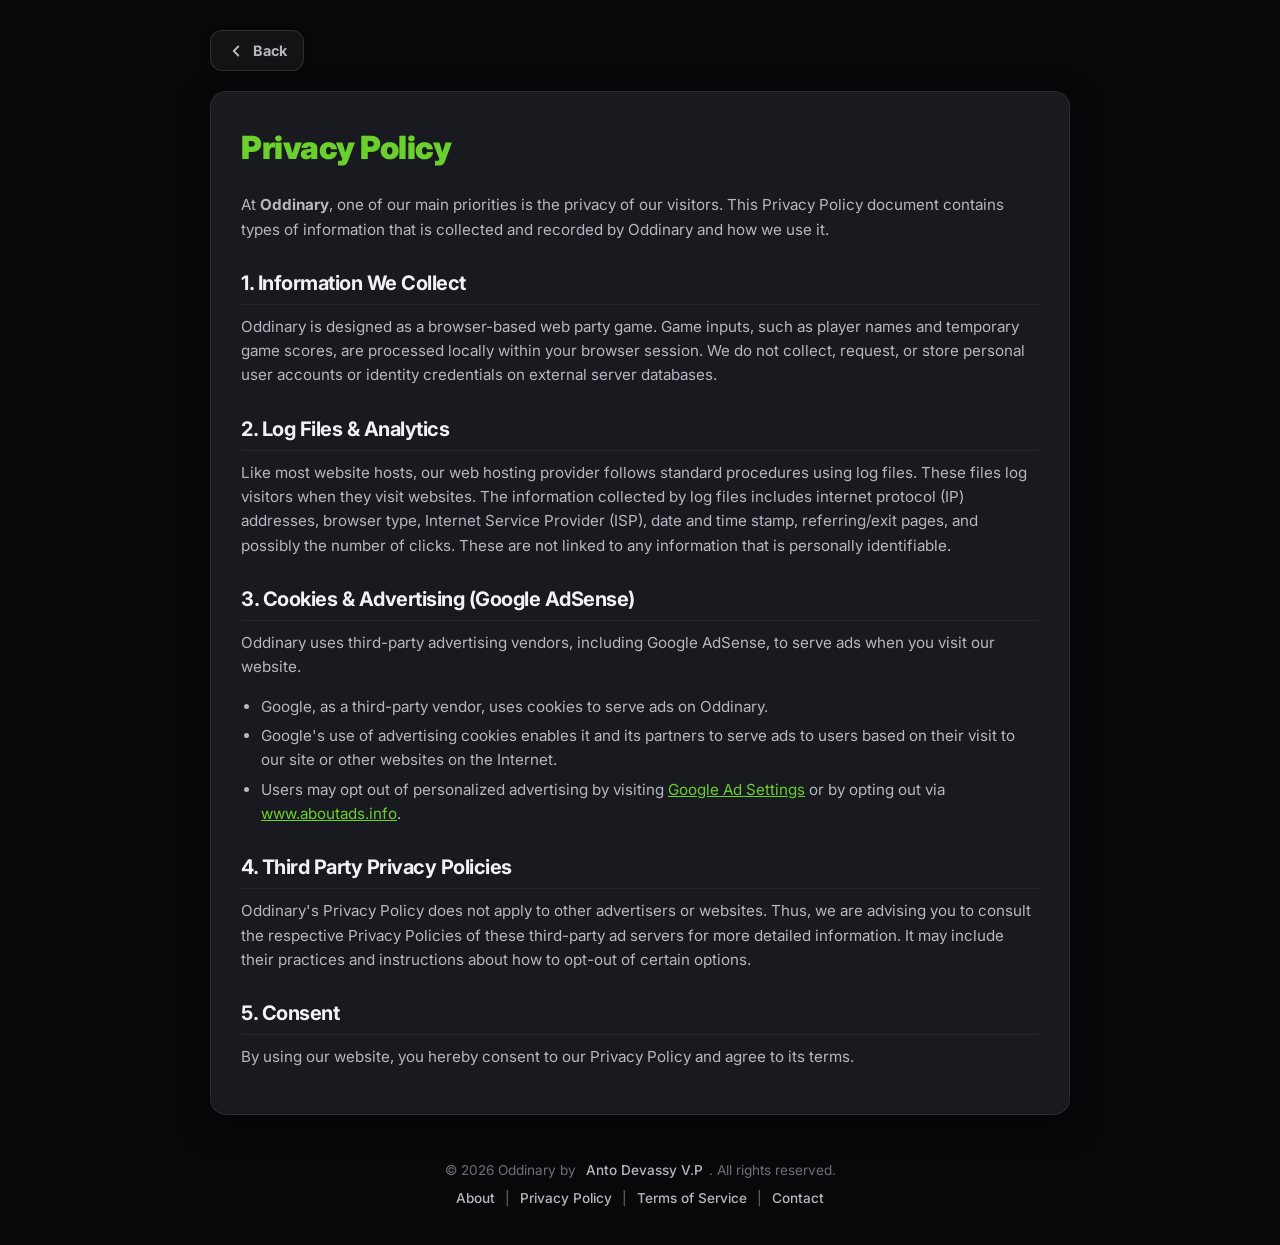
<file: privacy.html>
<!DOCTYPE html>
<html lang="en">
<head>
 <meta charset="UTF-8">
 <meta name="viewport" content="width=device-width, initial-scale=1.0">
 <title>Privacy Policy - Oddinary - Word Imposter Game</title>
 <meta name="keywords" content="Word Imposter Game, Imposter Game, Party Game, Word Game, Spy Game, Game for Friends, Party Game">
 <link rel="canonical" href="https://oddinary.vercel.app/privacy.html">

 <!-- Open Graph / Facebook / WhatsApp -->
 <meta property="og:type" content="website">
 <meta property="og:url" content="https://oddinary.vercel.app/privacy.html">
 <meta property="og:site_name" content="Oddinary - Word Imposter Game">
 <meta property="og:title" content="Privacy Policy - Oddinary - Word Imposter Game">
 <meta property="og:description" content="Privacy Policy for Oddinary - Learn how we collect, use, and protect your data, including Google AdSense cookie disclosures.">
 <meta property="og:image" content="https://oddinary.vercel.app/assets/logo.png">
 <meta property="og:image:width" content="1200">
 <meta property="og:image:height" content="630">
 <meta property="og:locale" content="en_US">

 <!-- Twitter / X -->
 <meta name="twitter:card" content="summary_large_image">
 <meta name="twitter:url" content="https://oddinary.vercel.app/privacy.html">
 <meta name="twitter:title" content="Privacy Policy - Oddinary">
 <meta name="twitter:description" content="Privacy Policy for Oddinary - Learn how we collect, use, and protect your data.">
 <meta name="twitter:image" content="https://oddinary.vercel.app/assets/logo.png">
 <meta name="description" content="Privacy Policy for Oddinary - Learn how we collect, use, and protect your data, including Google AdSense cookie disclosures.">
  <link rel="icon" type="image/png" href="assets/fav-icon.png">
  <link rel="apple-touch-icon" href="assets/fav-icon.png">
  <link rel="manifest" href="manifest.json">
  <meta name="theme-color" content="#07080A">
  <meta name="mobile-web-app-capable" content="yes">
  <meta name="apple-mobile-web-app-capable" content="yes">
  <meta name="apple-mobile-web-app-title" content="Oddinary">

  <!-- Fonts -->
  <link rel="preconnect" href="https://fonts.googleapis.com">
  <link rel="preconnect" href="https://fonts.gstatic.com" crossorigin>
  <link rel="dns-prefetch" href="https://fonts.googleapis.com">
  <link rel="dns-prefetch" href="https://fonts.gstatic.com">
  <link href="https://fonts.googleapis.com/css2?family=Inter:wght@400;600;700;900&display=swap" rel="stylesheet">
  <link rel="stylesheet" href="style.css">
 <!-- Google AdSense -->
 <script async src="https://pagead2.googlesyndication.com/pagead/js/adsbygoogle.js?client=ca-pub-9418997406256200" crossorigin="anonymous"></script>
 <style>
 :root {
 --bg-dark: #07080A;
 --bg-card: #181A20;
 --primary: #6BCF2D;
 --primary-glow: #9CFF3A;
 --text-main: #F2F2F2;
 --text-sec: #B6B8C0;
 --text-muted: #6C6F78;
 --radius: 16px;
 }
  html, body {
    overflow-x: hidden;
    max-width: 100%;
    width: 100%;
  }
 * { margin: 0; padding: 0; box-sizing: border-box; }
 body {
 font-family: 'Inter', sans-serif;
 background-color: #07080A;
 color: var(--text-main);
 min-height: 100vh;
 display: flex;
 flex-direction: column;
 line-height: 1.6;
 }
 .container {
 max-width: 900px;
 margin: 30px auto;
 padding: 0 20px;
 flex: 1;
 width: 100%;
 }
 .card {
 background: var(--bg-card);
 border: 1px solid rgba(255,255,255,0.08);
 border-radius: var(--radius);
 padding: 30px;
 box-shadow: 0 10px 30px rgba(0,0,0,0.5);
 }
 .card h1 { font-size: 2rem; font-weight: 900; margin-bottom: 20px; color: var(--primary); text-align: left; }
 .card h2 { font-size: 1.25rem; font-weight: 700; margin: 25px 0 10px; color: var(--text-main); border-bottom: 1px solid rgba(255,255,255,0.05); padding-bottom: 5px; text-align: left; }
 .card p { color: var(--text-sec); margin-bottom: 15px; font-size: 0.95rem; text-align: left; }
 .card ul { margin-left: 20px; margin-bottom: 15px; color: var(--text-sec); font-size: 0.95rem; text-align: left; }
 .card li { margin-bottom: 5px; text-align: left; }
 
 /* Footer - Centered exact match to homepage */
 .footer-copyright {
 padding: 15px 10px 25px 10px;
 text-align: center !important;
 color: var(--text-muted);
 font-size: 0.85rem;
 width: 100%;
 margin-top: auto;
 margin-bottom: 10px;
 display: flex;
 flex-direction: column;
 align-items: center;
 justify-content: center;
 }
 .footer-copyright p {
 text-align: center !important;
 margin: 0;
 }
 .footer-copyright .footer-links {
 margin-top: 6px;
 }
 .footer-copyright a {
 color: var(--text-sec);
 text-decoration: none;
 margin: 0 6px;
 font-weight: 500;
 transition: color 0.2s ease;
 }
 .footer-copyright a:hover {
 color: var(--primary);
 }

 /* Mobile Footer Sizing: Exactly 2 lines (1. Copyrights, 2. Links) */
 @media (max-width: 600px) {
 .footer-copyright {
 font-size: 0.72rem;
 padding: 10px 4px 18px 4px;
 }
 .footer-copyright .footer-links {
 margin-top: 4px;
 }
 .footer-copyright a {
 margin: 0 3px;
 }
 }

 @media (max-width: 360px) {
 .footer-copyright {
 font-size: 0.68rem;
 }
 .footer-copyright a {
 margin: 0 2px;
 }
 }
 </style>
</head>
<body>
 <div class="container">
 <a href="index.html" class="btn-back">
 <svg width="20" height="20" viewBox="0 0 24 24" fill="none" stroke="currentColor" stroke-width="2.5" stroke-linecap="round" stroke-linejoin="round">
 <path d="M15 18l-6-6 6-6"/>
 </svg>
 <span>Back</span>
 </a>
 <div class="card">
 <h1>Privacy Policy</h1>
 <p>At <strong>Oddinary</strong>, one of our main priorities is the privacy of our visitors. This Privacy Policy document contains types of information that is collected and recorded by Oddinary and how we use it.</p>

 <h2>1. Information We Collect</h2>
 <p>Oddinary is designed as a browser-based web party game. Game inputs, such as player names and temporary game scores, are processed locally within your browser session. We do not collect, request, or store personal user accounts or identity credentials on external server databases.</p>

 <h2>2. Log Files & Analytics</h2>
 <p>Like most website hosts, our web hosting provider follows standard procedures using log files. These files log visitors when they visit websites. The information collected by log files includes internet protocol (IP) addresses, browser type, Internet Service Provider (ISP), date and time stamp, referring/exit pages, and possibly the number of clicks. These are not linked to any information that is personally identifiable.</p>

 <h2>3. Cookies & Advertising (Google AdSense)</h2>
 <p>Oddinary uses third-party advertising vendors, including Google AdSense, to serve ads when you visit our website.</p>
 <ul>
 <li>Google, as a third-party vendor, uses cookies to serve ads on Oddinary.</li>
 <li>Google's use of advertising cookies enables it and its partners to serve ads to users based on their visit to our site or other websites on the Internet.</li>
 <li>Users may opt out of personalized advertising by visiting <a href="https://www.google.com/settings/ads" target="_blank" rel="noopener" style="color: var(--primary);">Google Ad Settings</a> or by opting out via <a href="https://www.aboutads.info" target="_blank" rel="noopener" style="color: var(--primary);">www.aboutads.info</a>.</li>
 </ul>

 <h2>4. Third Party Privacy Policies</h2>
 <p>Oddinary's Privacy Policy does not apply to other advertisers or websites. Thus, we are advising you to consult the respective Privacy Policies of these third-party ad servers for more detailed information. It may include their practices and instructions about how to opt-out of certain options.</p>

 <h2>5. Consent</h2>
 <p>By using our website, you hereby consent to our Privacy Policy and agree to its terms.</p>
 </div>
 </div>

 <div class="footer-copyright">
 <p>&copy; <span class="copyright-year">2026</span> Oddinary by <a href="https://www.instagram.com/antodevassy.vp" target="_blank" rel="noopener noreferrer" class="author-link">Anto Devassy V.P</a>. All rights reserved.</p>
 <p class="footer-links">
 <a href="about.html">About</a> | 
 <a href="privacy.html">Privacy Policy</a> | 
 <a href="terms.html">Terms of Service</a> | 
 <a href="contact.html">Contact</a>
 </p>
 </div>
 <script>document.querySelectorAll('.copyright-year').forEach(el => el.innerText = new Date().getFullYear());</script>
</body>
</html>
</file>
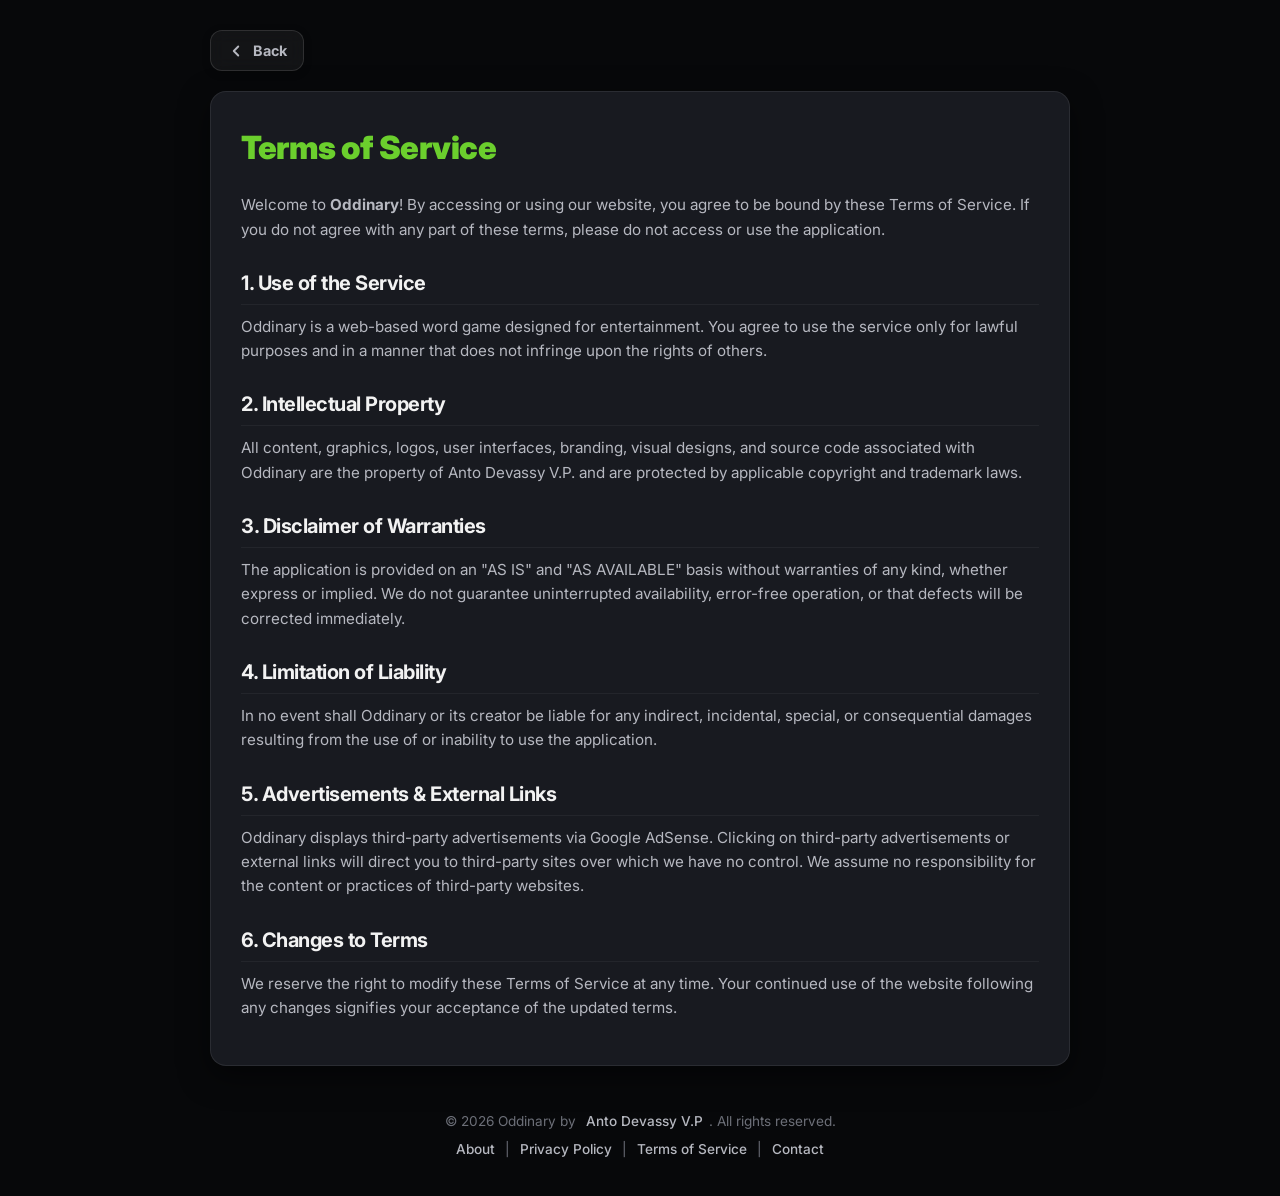
<file: terms.html>
<!DOCTYPE html>
<html lang="en">
<head>
 <meta charset="UTF-8">
 <meta name="viewport" content="width=device-width, initial-scale=1.0">
 <title>Terms of Service - Oddinary - Word Imposter Game</title>
 <meta name="keywords" content="Word Imposter Game, Imposter Game, Party Game, Word Game, Spy Game, Game for Friends, Party Game">
 <link rel="canonical" href="https://oddinary.vercel.app/terms.html">

 <!-- Open Graph / Facebook / WhatsApp -->
 <meta property="og:type" content="website">
 <meta property="og:url" content="https://oddinary.vercel.app/terms.html">
 <meta property="og:site_name" content="Oddinary - Word Imposter Game">
 <meta property="og:title" content="Terms of Service - Oddinary - Word Imposter Game">
 <meta property="og:description" content="Terms of Service for Oddinary - Rules and terms of use for playing the Oddinary web game.">
 <meta property="og:image" content="https://oddinary.vercel.app/assets/logo.png">
 <meta property="og:image:width" content="1200">
 <meta property="og:image:height" content="630">
 <meta property="og:locale" content="en_US">

 <!-- Twitter / X -->
 <meta name="twitter:card" content="summary_large_image">
 <meta name="twitter:url" content="https://oddinary.vercel.app/terms.html">
 <meta name="twitter:title" content="Terms of Service - Oddinary">
 <meta name="twitter:description" content="Terms of Service for Oddinary - Rules and terms of use for playing the Oddinary web game.">
 <meta name="twitter:image" content="https://oddinary.vercel.app/assets/logo.png">

 <meta name="description" content="Terms of Service for Oddinary - Rules and terms of use for playing the Oddinary web game.">
  <link rel="icon" type="image/png" href="assets/fav-icon.png">
  <link rel="apple-touch-icon" href="assets/fav-icon.png">
  <link rel="manifest" href="manifest.json">
  <meta name="theme-color" content="#07080A">
  <meta name="mobile-web-app-capable" content="yes">
  <meta name="apple-mobile-web-app-capable" content="yes">
  <meta name="apple-mobile-web-app-title" content="Oddinary">

  <!-- Fonts -->
  <link rel="preconnect" href="https://fonts.googleapis.com">
  <link rel="preconnect" href="https://fonts.gstatic.com" crossorigin>
  <link rel="dns-prefetch" href="https://fonts.googleapis.com">
  <link rel="dns-prefetch" href="https://fonts.gstatic.com">
  <link href="https://fonts.googleapis.com/css2?family=Inter:wght@400;600;700;900&display=swap" rel="stylesheet">
  <link rel="stylesheet" href="style.css">
 <!-- Google AdSense -->
 <script async src="https://pagead2.googlesyndication.com/pagead/js/adsbygoogle.js?client=ca-pub-9418997406256200" crossorigin="anonymous"></script>
 <style>
 :root {
 --bg-dark: #07080A;
 --bg-card: #181A20;
 --primary: #6BCF2D;
 --primary-glow: #9CFF3A;
 --text-main: #F2F2F2;
 --text-sec: #B6B8C0;
 --text-muted: #6C6F78;
 --radius: 16px;
 }
  html, body {
    overflow-x: hidden;
    max-width: 100%;
    width: 100%;
  }
  body {
 font-family: 'Inter', sans-serif;
 background-color: #07080A;
 color: var(--text-main);
 min-height: 100vh;
 display: flex;
 flex-direction: column;
 line-height: 1.6;
 }
 .container {
 max-width: 900px;
 margin: 30px auto;
 padding: 0 20px;
 flex: 1;
 width: 100%;
 }
 .card {
 background: var(--bg-card);
 border: 1px solid rgba(255,255,255,0.08);
 border-radius: var(--radius);
 padding: 30px;
 box-shadow: 0 10px 30px rgba(0,0,0,0.5);
 }
 .card h1 { font-size: 2rem; font-weight: 900; margin-bottom: 20px; color: var(--primary); text-align: left; }
 .card h2 { font-size: 1.25rem; font-weight: 700; margin: 25px 0 10px; color: var(--text-main); border-bottom: 1px solid rgba(255,255,255,0.05); padding-bottom: 5px; text-align: left; }
 .card p { color: var(--text-sec); margin-bottom: 15px; font-size: 0.95rem; text-align: left; }

 /* Footer - Centered exact match to homepage */
 .footer-copyright {
 padding: 15px 10px 25px 10px;
 text-align: center !important;
 color: var(--text-muted);
 font-size: 0.85rem;
 width: 100%;
 margin-top: auto;
 margin-bottom: 10px;
 display: flex;
 flex-direction: column;
 align-items: center;
 justify-content: center;
 }
 .footer-copyright p {
 text-align: center !important;
 margin: 0;
 }
 .footer-copyright .footer-links {
 margin-top: 6px;
 }
 .footer-copyright a {
 color: var(--text-sec);
 text-decoration: none;
 margin: 0 6px;
 font-weight: 500;
 transition: color 0.2s ease;
 }
 .footer-copyright a:hover {
 color: var(--primary);
 }

 /* Mobile Footer Sizing: Exactly 2 lines (1. Copyrights, 2. Links) */
 @media (max-width: 600px) {
 .footer-copyright {
 font-size: 0.72rem;
 padding: 10px 4px 18px 4px;
 }
 .footer-copyright .footer-links {
 margin-top: 4px;
 }
 .footer-copyright a {
 margin: 0 3px;
 }
 }

 @media (max-width: 360px) {
 .footer-copyright {
 font-size: 0.68rem;
 }
 .footer-copyright a {
 margin: 0 2px;
 }
 }
 </style>
</head>
<body>
 <div class="container">
 <a href="index.html" class="btn-back">
 <svg width="20" height="20" viewBox="0 0 24 24" fill="none" stroke="currentColor" stroke-width="2.5" stroke-linecap="round" stroke-linejoin="round">
 <path d="M15 18l-6-6 6-6"/>
 </svg>
 <span>Back</span>
 </a>
 <div class="card">
 <h1>Terms of Service</h1>
 <p>Welcome to <strong>Oddinary</strong>! By accessing or using our website, you agree to be bound by these Terms of Service. If you do not agree with any part of these terms, please do not access or use the application.</p>

 <h2>1. Use of the Service</h2>
 <p>Oddinary is a web-based word game designed for entertainment. You agree to use the service only for lawful purposes and in a manner that does not infringe upon the rights of others.</p>

 <h2>2. Intellectual Property</h2>
 <p>All content, graphics, logos, user interfaces, branding, visual designs, and source code associated with Oddinary are the property of Anto Devassy V.P. and are protected by applicable copyright and trademark laws.</p>

 <h2>3. Disclaimer of Warranties</h2>
 <p>The application is provided on an "AS IS" and "AS AVAILABLE" basis without warranties of any kind, whether express or implied. We do not guarantee uninterrupted availability, error-free operation, or that defects will be corrected immediately.</p>

 <h2>4. Limitation of Liability</h2>
 <p>In no event shall Oddinary or its creator be liable for any indirect, incidental, special, or consequential damages resulting from the use of or inability to use the application.</p>

 <h2>5. Advertisements & External Links</h2>
 <p>Oddinary displays third-party advertisements via Google AdSense. Clicking on third-party advertisements or external links will direct you to third-party sites over which we have no control. We assume no responsibility for the content or practices of third-party websites.</p>

 <h2>6. Changes to Terms</h2>
 <p>We reserve the right to modify these Terms of Service at any time. Your continued use of the website following any changes signifies your acceptance of the updated terms.</p>
 </div>
 </div>

 <div class="footer-copyright">
 <p>&copy; <span class="copyright-year">2026</span> Oddinary by <a href="https://www.instagram.com/antodevassy.vp" target="_blank" rel="noopener noreferrer" class="author-link">Anto Devassy V.P</a>. All rights reserved.</p>
 <p class="footer-links">
 <a href="about.html">About</a> | 
 <a href="privacy.html">Privacy Policy</a> | 
 <a href="terms.html">Terms of Service</a> | 
 <a href="contact.html">Contact</a>
 </p>
 </div>
 <script>document.querySelectorAll('.copyright-year').forEach(el => el.innerText = new Date().getFullYear());</script>
</body>
</html>
</file>
<file: style.css>
:root {
  --bg-dark: #07080A;
  --bg-card: #12141A;
  --bg-card-light: #1A1D26;
  --bg-card-hover: #222634;
  --primary: #6BCF2D;
  --primary-glow: #9CFF3A;
  --primary-dark: #4A9C1D;
  --danger: #E63946;
  --danger-glow: #FF4D5E;
  --accent-gold: #F1C40F;
  --accent-gold-glow: #FFDF5A;
  --text-main: #FFFFFF;
  --text-sec: #B8BCC8;
  --text-muted: #6E7382;

  --shadow-card: 0 10px 30px rgba(0, 0, 0, 0.55);
  --shadow-glow: 0 0 25px rgba(107, 207, 45, 0.35);
  --shadow-gold: 0 0 25px rgba(241, 196, 15, 0.35);
  --shadow-danger: 0 0 25px rgba(230, 57, 70, 0.35);
  --radius: 16px;
  --radius-sm: 10px;
  --radius-lg: 24px;
}

* { 
  margin: 0; 
  padding: 0; 
  box-sizing: border-box; 
  -webkit-tap-highlight-color: transparent; 
  -webkit-user-select: none;
  -ms-user-select: none;
  user-select: none;
}

input, textarea {
  -webkit-user-select: auto;
  -ms-user-select: auto;
  user-select: auto;
}

* {
  scrollbar-width: none;
  -ms-overflow-style: none;
}
*::-webkit-scrollbar {
  display: none;
}

html {
  scroll-behavior: smooth;
  scroll-padding-top: 50px;
  background-color: #07080A;
  overflow-x: hidden;
  max-width: 100%;
  width: 100%;
}

body {
  font-family: 'Inter', sans-serif;
  background-color: var(--bg-dark);
  color: var(--text-main);
  min-height: 100vh;
  min-height: 100dvh;
  overflow-x: hidden;
  overflow-y: auto;
  max-width: 100%;
  width: 100%;
  display: flex;
  flex-direction: column;
  position: relative;
  line-height: 1.5;
}

/* Background Atmosphere */
body::before {
  content: "";
  position: fixed;
  top: 0;
  left: 0;
  width: 100%;
  height: 100%;
  background: radial-gradient(circle at 50% 15%, rgba(107, 207, 45, 0.08) 0%, transparent 60%),
              radial-gradient(circle at 85% 75%, rgba(241, 196, 15, 0.04) 0%, transparent 50%),
              linear-gradient(rgba(7, 8, 10, 0.94), rgba(7, 8, 10, 0.97));
  background-size: cover;
  pointer-events: none;
  z-index: -1;
}

h1, h2, h3, h4 { font-weight: 900; letter-spacing: -0.5px; }
.text-glow { text-shadow: 0 0 16px rgba(156, 255, 58, 0.6); }
.text-primary { color: var(--primary); }
.text-danger { color: var(--danger); text-shadow: 0 0 15px rgba(230, 57, 70, 0.5); }
.text-gold { color: var(--accent-gold); }
.text-c { text-align: center; }
.text-muted { color: var(--text-muted); }
.hidden { display: none !important; }
.mb-1 { margin-bottom: 8px; }
.mb-2 { margin-bottom: 16px; }
.mt-2 { margin-top: 16px; }

/* ==========================================================================
   BUTTONS & CONTROLS
   ========================================================================== */
.btn {
  touch-action: manipulation;
  background: var(--bg-card);
  color: var(--text-main);
  border: 1.5px solid rgba(255, 255, 255, 0.15);
  padding: 16px 20px;
  border-radius: var(--radius);
  font-size: 1.05rem;
  font-weight: 800;
  cursor: pointer;
  transition: all 0.18s cubic-bezier(0.25, 0.8, 0.25, 1);
  width: 100%;
  min-height: 52px;
  text-transform: uppercase;
  letter-spacing: 0.8px;
  display: inline-flex;
  justify-content: center;
  align-items: center;
  gap: 8px;
  position: relative;
  text-decoration: none;
  box-sizing: border-box;
}

.btn:hover {
  border-color: var(--primary);
  color: var(--primary);
  background: var(--bg-card-hover);
  transform: translateY(-1px);
}

.btn:active { 
  transform: scale(0.98); 
  box-shadow: inset 0 2px 8px rgba(0, 0, 0, 0.4);
}

.btn-primary {
  background: var(--primary);
  color: #07080A !important;
  font-weight: 900;
  border: none;
  box-shadow: 0 4px 18px rgba(107, 207, 45, 0.4);
}

.btn-primary:hover {
  background: var(--primary-glow);
  color: #000000 !important;
  box-shadow: 0 6px 24px rgba(107, 207, 45, 0.55);
}

.btn-danger {
  background: var(--danger);
  color: #FFFFFF !important;
  font-weight: 900;
  border: none;
  box-shadow: 0 4px 16px rgba(230, 57, 70, 0.4);
}

.btn-danger:hover {
  background: var(--danger-glow);
  color: #FFFFFF !important;
  box-shadow: 0 6px 22px rgba(230, 57, 70, 0.5);
}

.btn-secondary-outline {
  background: transparent;
  border: 1px solid rgba(255, 255, 255, 0.2);
  color: var(--text-sec);
}

.btn-secondary-outline:hover {
  border-color: var(--text-main);
  color: var(--text-main);
}

.btn-pill {
  padding: 8px 18px;
  font-size: 0.9rem;
  width: auto;
  min-height: 0;
  border-radius: 30px;
}

.btn-icon {
  width: 48px;
  min-height: 48px;
  padding: 0;
  display: inline-flex;
  justify-content: center;
  align-items: center;
  border-radius: var(--radius-sm);
}

.badge {
  background: rgba(107, 207, 45, 0.15);
  color: var(--primary);
  border: 1px solid rgba(107, 207, 45, 0.3);
  padding: 4px 10px;
  border-radius: 20px;
  font-size: 0.8rem;
  font-weight: 800;
  letter-spacing: 0.5px;
}

.btn-back {
  display: inline-flex;
  align-items: center;
  gap: 8px;
  background: rgba(255, 255, 255, 0.05);
  border: 1px solid rgba(255, 255, 255, 0.12);
  color: var(--text-sec);
  font-size: 0.9rem;
  font-weight: 700;
  padding: 8px 16px;
  border-radius: 12px;
  text-decoration: none;
  margin-bottom: 20px;
  backdrop-filter: blur(8px);
  -webkit-backdrop-filter: blur(8px);
  transition: all 0.2s cubic-bezier(0.25, 0.8, 0.25, 1);
  box-shadow: 0 2px 8px rgba(0, 0, 0, 0.2);
}

.btn-back:hover {
  background: rgba(107, 207, 45, 0.12);
  border-color: rgba(107, 207, 45, 0.4);
  color: var(--primary);
  transform: translateX(-3px);
  box-shadow: 0 4px 16px rgba(107, 207, 45, 0.18);
}

.btn-back svg {
  width: 18px;
  height: 18px;
  stroke: currentColor;
  transition: transform 0.2s ease;
}

.btn-back:hover svg {
  transform: translateX(-3px);
}

/* ==========================================================================
   LANDING PAGE (index.html) STYLING
   ========================================================================== */
.landing-page-body {
  text-align: left;
}

/* Navigation Header */
.landing-nav-header {
  position: sticky;
  top: 0;
  z-index: 500;
  background: rgba(7, 8, 10, 0.85);
  backdrop-filter: blur(14px);
  -webkit-backdrop-filter: blur(14px);
  border-bottom: 1px solid rgba(255, 255, 255, 0.08);
  padding: 12px 20px;
}

.landing-nav-container {
  max-width: 1100px;
  margin: 0 auto;
  display: flex;
  align-items: center;
  justify-content: space-between;
  gap: 15px;
}

.nav-brand {
  display: flex;
  align-items: center;
  gap: 10px;
  text-decoration: none;
  color: var(--text-main);
}

.nav-brand-icon {
  width: 32px;
  height: 32px;
  border-radius: 8px;
}

.nav-brand-name {
  font-family: 'Space Grotesk', 'Plus Jakarta Sans', sans-serif;
  font-size: 1.42rem;
  font-weight: 700;
  letter-spacing: -0.4px;
  color: #FFFFFF;
  display: inline-block;
  transition: color 0.2s ease, text-shadow 0.2s ease;
}

.nav-brand:hover .nav-brand-name {
  color: var(--primary);
  text-shadow: 0 0 16px rgba(107, 207, 45, 0.45);
}

.nav-links-desktop {
  display: flex;
  align-items: center;
  gap: 24px;
}

.nav-links-desktop a {
  color: var(--text-sec);
  text-decoration: none;
  font-size: 0.95rem;
  font-weight: 600;
  transition: color 0.2s ease;
}

.nav-links-desktop a:hover {
  color: var(--primary);
}

.nav-cta-btn {
  width: auto;
  min-height: 42px;
  padding: 10px 18px;
  font-size: 0.9rem;
  border-radius: 12px;
  letter-spacing: 0.5px;
}

@media (max-width: 768px) {
  .nav-links-desktop { display: none; }
}

/* Landing Hero Section */
.landing-hero-section {
  padding: 45px 20px 60px;
  text-align: center;
  position: relative;
}

.landing-hero-inner {
  max-width: 760px;
  margin: 0 auto;
  display: flex;
  flex-direction: column;
  align-items: center;
}

.hero-eyebrow-badge {
  display: inline-flex;
  align-items: center;
  background: rgba(107, 207, 45, 0.12);
  border: 1px solid rgba(107, 207, 45, 0.4);
  color: var(--primary);
  font-weight: 900;
  font-size: 0.82rem;
  letter-spacing: 1.5px;
  padding: 6px 14px;
  border-radius: 30px;
  margin-bottom: 20px;
  text-transform: uppercase;
}

/* Logo-First Entrance Sequence */
@keyframes heroLogoPopFirst {
  0% {
    opacity: 0;
    transform: scale(0.92);
    filter: drop-shadow(0 0 10px rgba(107, 207, 45, 0.2));
  }
  100% {
    opacity: 1;
    transform: scale(1);
    filter: drop-shadow(0 0 28px rgba(107, 207, 45, 0.5));
  }
}

@keyframes textFadeInAfterLogo {
  0% {
    opacity: 0;
    transform: translateY(14px);
  }
  100% {
    opacity: 1;
    transform: translateY(0);
  }
}

.hero-logo-wrapper {
  width: 100%;
  max-width: 480px;
  margin: 0 auto 15px;
  animation: heroLogoPopFirst 0.45s cubic-bezier(0.16, 1, 0.3, 1) forwards;
  will-change: transform, opacity;
}

.hero-pitch-card,
.hero-actions-group,
.hero-badges-grid {
  animation: textFadeInAfterLogo 0.45s ease 0.22s both;
  will-change: transform, opacity;
}

.hero-logo-img {
  width: 100%;
  height: auto;
  object-fit: contain;
  filter: drop-shadow(0 0 28px rgba(107, 207, 45, 0.5));
  transition: transform 0.3s ease;
}

.hero-logo-img:hover {
  transform: scale(1.02);
}

.hero-main-title {
  font-size: clamp(1.8rem, 4vw, 2.6rem);
  font-weight: 900;
  letter-spacing: -0.8px;
  color: #FFFFFF;
  margin-bottom: 20px;
}

/* 5-Second Pitch Card */
.hero-pitch-card {
  background: rgba(20, 23, 30, 0.85);
  border: 1px solid rgba(255, 255, 255, 0.1);
  border-radius: var(--radius);
  padding: 22px 24px;
  width: 100%;
  max-width: 500px;
  margin-bottom: 28px;
  box-shadow: 0 10px 30px rgba(0, 0, 0, 0.4);
  text-align: center;
  display: flex;
  flex-direction: column;
  align-items: center;
  gap: 10px;
}

.hero-pitch-line {
  font-size: 1.05rem;
  font-weight: 600;
  color: var(--text-sec);
  display: flex;
  align-items: center;
  justify-content: center;
  gap: 10px;
  text-align: center;
}

.hero-pitch-line.highlight-pitch {
  color: var(--primary);
  font-weight: 800;
  font-size: 1.15rem;
  border-top: 1px solid rgba(255, 255, 255, 0.08);
  padding-top: 10px;
  margin-top: 2px;
  width: 100%;
  justify-content: center;
}

.pitch-bullet {
  font-size: 1.2rem;
  flex-shrink: 0;
  color: var(--primary);
}

.hero-actions-group {
  display: flex;
  justify-content: center;
  width: 100%;
  max-width: 320px;
  margin: 0 auto 52px auto;
}

.hero-btn-play {
  width: 100%;
  font-size: 1.15rem;
  padding: 18px 32px;
  border-radius: 18px;
  justify-content: center;
  text-align: center;
}

.hero-btn-how {
  display: none;
}

@media (max-width: 480px) {
  .hero-actions-group {
    max-width: 100%;
    margin-bottom: 42px;
  }
}

/* Badges Grid */
.hero-badges-grid {
  display: grid;
  grid-template-columns: repeat(4, 1fr);
  gap: 14px;
  width: 100%;
  max-width: 900px;
  margin: 0 auto;
}

.hero-badge-pill {
  background: var(--bg-card);
  border: 1px solid rgba(255, 255, 255, 0.08);
  border-radius: 14px;
  padding: 14px 8px;
  display: flex;
  flex-direction: column;
  align-items: center;
  justify-content: center;
  text-align: center;
  transition: transform 0.2s ease, border-color 0.2s ease;
  width: 100%;
}

.hero-badge-pill:hover {
  transform: translateY(-2px);
  border-color: rgba(107, 207, 45, 0.4);
}

.badge-icon {
  font-size: 1.6rem;
  margin-bottom: 4px;
}

.badge-text {
  display: flex;
  flex-direction: column;
  align-items: center;
  text-align: center;
  width: 100%;
}

.badge-text strong {
  font-size: 0.92rem;
  color: var(--text-main);
  line-height: 1.25;
  white-space: nowrap;
}

.badge-text small {
  font-size: 0.75rem;
  color: var(--text-muted);
  margin-top: 3px;
  white-space: nowrap;
}

@media (max-width: 860px) {
  .hero-badges-grid {
    grid-template-columns: repeat(2, 1fr);
    max-width: 440px;
    gap: 12px;
  }
  .hero-badge-pill {
    padding: 14px 12px;
  }
  .badge-text strong,
  .badge-text small {
    white-space: normal;
  }
}

@media (max-width: 380px) {
  .hero-badges-grid {
    grid-template-columns: 1fr;
    max-width: 300px;
  }
}

/* Landing Section Shared */
.landing-section,
section[id] {
  padding: 48px 20px 52px;
  position: relative;
  scroll-margin-top: 15px;
}

.alt-bg-section {
  background: rgba(18, 20, 26, 0.7);
  border-top: 1px solid rgba(255, 255, 255, 0.05);
  border-bottom: 1px solid rgba(255, 255, 255, 0.05);
}

.section-container {
  max-width: 1100px;
  margin: 0 auto;
  width: 100%;
}

.section-header-box {
  text-align: center;
  max-width: 650px;
  margin: 0 auto 40px;
}

.section-tag {
  color: var(--primary);
  font-size: 0.8rem;
  font-weight: 900;
  letter-spacing: 1.5px;
  text-transform: uppercase;
  margin-bottom: 8px;
  display: block;
}

.section-title {
  font-size: clamp(1.6rem, 3.5vw, 2.3rem);
  font-weight: 900;
  color: var(--text-main);
  margin-bottom: 10px;
}

.section-subtitle {
  color: var(--text-sec);
  font-size: 1.0rem;
  line-height: 1.5;
}

/* 5-Step Visual Timeline Grid */
.visual-timeline-grid {
  display: grid;
  grid-template-columns: repeat(5, 1fr);
  gap: 12px;
  align-items: stretch;
  justify-content: center;
  max-width: 1100px;
  margin: 0 auto;
}

.timeline-connector {
  display: none;
}

.timeline-card {
  background: var(--bg-card);
  border: 1px solid rgba(255, 255, 255, 0.08);
  border-radius: var(--radius);
  padding: 16px 14px 18px;
  display: flex;
  flex-direction: column;
  align-items: center;
  text-align: center;
  position: relative;
  transition: transform 0.2s ease, border-color 0.2s ease;
  width: 100%;
  gap: 8px;
}

.timeline-card:hover {
  transform: translateY(-4px);
  border-color: var(--primary);
  box-shadow: 0 8px 24px rgba(0, 0, 0, 0.4);
}

.timeline-step-badge {
  font-size: 0.72rem;
  font-weight: 900;
  color: var(--primary);
  background: rgba(107, 207, 45, 0.12);
  border: 1px solid rgba(107, 207, 45, 0.3);
  padding: 2px 8px;
  border-radius: 12px;
  margin: 0;
  line-height: 1.2;
}

.timeline-step-title {
  font-size: 0.95rem;
  font-weight: 900;
  letter-spacing: 0.5px;
  color: var(--text-main);
  margin: 0;
  text-align: center;
  line-height: 1.2;
}

.timeline-sample-card {
  background: rgba(0, 0, 0, 0.4);
  border: 1px solid rgba(255, 255, 255, 0.1);
  border-radius: 10px;
  padding: 6px 8px;
  width: 100%;
  min-height: 52px;
  margin: 2px 0 0 0;
  display: flex;
  flex-direction: column;
  justify-content: center;
  align-items: center;
  text-align: center;
  box-sizing: border-box;
}

.imposter-reveal-sample {
  border-color: var(--danger);
  background: rgba(230, 57, 70, 0.1);
}

.sample-label {
  display: block;
  font-size: 0.68rem;
  color: var(--text-muted);
  text-transform: uppercase;
  letter-spacing: 0.5px;
  text-align: center;
  margin: 0;
  line-height: 1.2;
}

.sample-word {
  font-size: 1rem;
  font-weight: 900;
  display: block;
  margin: 2px 0 0 0;
  text-align: center;
  line-height: 1.2;
}

.timeline-speech-bubble {
  background: rgba(255, 255, 255, 0.06);
  border: 1px solid rgba(255, 255, 255, 0.12);
  border-radius: 10px;
  padding: 6px 8px;
  font-size: 0.82rem;
  font-style: italic;
  color: var(--text-sec);
  width: 100%;
  min-height: 52px;
  margin: 2px 0 0 0;
  display: flex;
  align-items: center;
  justify-content: center;
  text-align: center;
  box-sizing: border-box;
}

.bubble-suspect {
  border-color: var(--accent-gold);
  color: var(--accent-gold);
  background: rgba(241, 196, 15, 0.08);
}

.timeline-step-desc {
  font-size: 0.82rem;
  color: var(--text-sec);
  line-height: 1.45;
  margin: 4px 0 0 0;
  text-align: center;
}

@media (max-width: 1024px) {
  .visual-timeline-grid {
    grid-template-columns: repeat(2, 1fr);
    gap: 14px;
    max-width: 520px;
    margin: 0 auto;
    justify-content: center;
  }

  .visual-timeline-grid .timeline-card:nth-child(5),
  .visual-timeline-grid .timeline-card:last-child:nth-child(odd) {
    grid-column: 1 / -1;
    max-width: 250px;
    width: 100%;
    justify-self: center;
    margin: 0 auto;
  }
}

@media (max-width: 380px) {
  .visual-timeline-grid {
    grid-template-columns: 1fr;
    max-width: 320px;
    margin: 0 auto;
  }

  .visual-timeline-grid .timeline-card:nth-child(5),
  .visual-timeline-grid .timeline-card:last-child:nth-child(odd) {
    grid-column: auto;
    max-width: 100%;
  }
}

/* Game Modes Grid */
.modes-grid {
  display: grid;
  grid-template-columns: repeat(auto-fit, minmax(240px, 1fr));
  gap: 16px;
  justify-content: center;
}

@media (max-width: 600px) {
  .modes-grid {
    grid-template-columns: 1fr;
    max-width: 360px;
    margin: 0 auto;
    justify-items: center;
  }
}

.mode-card {
  background: var(--bg-card);
  border: 1px solid rgba(255, 255, 255, 0.08);
  border-radius: var(--radius);
  padding: 26px 20px;
  display: flex;
  flex-direction: column;
  align-items: center;
  text-align: center;
  transition: transform 0.2s ease, border-color 0.2s ease;
  width: 100%;
}

.mode-card:hover {
  transform: translateY(-3px);
  border-color: rgba(255, 255, 255, 0.2);
}

.mode-title {
  font-size: 1.25rem;
  font-weight: 800;
  color: var(--primary) !important;
  margin-bottom: 10px;
  display: flex;
  align-items: center;
  justify-content: center;
  text-align: center;
  width: 100%;
}

.mode-desc {
  font-size: 0.9rem;
  color: var(--text-sec);
  line-height: 1.55;
  text-align: center;
}

/* Scoring Cards Grid */
.scoring-cards-grid {
  display: grid;
  grid-template-columns: repeat(auto-fit, minmax(280px, 1fr));
  gap: 16px;
  margin-bottom: 25px;
  justify-content: center;
}

@media (max-width: 600px) {
  .scoring-cards-grid {
    grid-template-columns: 1fr;
    max-width: 360px;
    margin: 0 auto 25px auto;
    justify-items: center;
  }
}

.scoring-guide-card {
  background: var(--bg-card);
  border: 1px solid rgba(255, 255, 255, 0.08);
  border-radius: var(--radius);
  padding: 24px 20px;
  display: flex;
  flex-direction: column;
  align-items: center;
  text-align: center;
  width: 100%;
}

.detective-card {
  border-top: 3px solid var(--primary);
}

.imposter-card {
  border-top: 3px solid var(--danger);
}

.scoring-card-header {
  margin-bottom: 16px;
  text-align: center;
  width: 100%;
}

.scoring-card-role {
  font-size: 1.1rem;
  font-weight: 900;
  letter-spacing: 0.5px;
  display: block;
  text-align: center;
}

.scoring-card-sub {
  font-size: 0.82rem;
  color: var(--text-muted);
  text-align: center;
}

.scoring-row {
  display: flex;
  justify-content: center;
  align-items: center;
  gap: 16px;
  padding: 8px 0;
  border-bottom: 1px solid rgba(255, 255, 255, 0.05);
  font-size: 0.95rem;
  font-weight: 600;
  color: var(--text-main);
  width: 100%;
  text-align: center;
}

.scoring-pts {
  font-size: 1.15rem;
  font-weight: 900;
}

.scoring-row-desc {
  font-size: 0.82rem;
  color: var(--text-muted);
  margin-top: 12px;
  line-height: 1.45;
  text-align: center;
  width: 100%;
}

.scoring-details-accordion {
  display: flex;
  flex-direction: column;
  gap: 8px;
  max-width: 700px;
  margin: 0 auto;
  width: 100%;
}

.scoring-faq-item {
  background: var(--bg-card);
  border: 1px solid rgba(255, 255, 255, 0.08);
  border-radius: 12px;
  padding: 12px 16px;
  cursor: pointer;
  width: 100%;
}

.scoring-faq-item summary {
  font-size: 0.92rem;
  font-weight: 700;
  color: var(--text-sec);
  display: flex;
  justify-content: space-between;
  align-items: center;
  list-style: none;
}

.scoring-faq-item summary::-webkit-details-marker {
  display: none;
}

.scoring-faq-item p {
  margin-top: 10px;
  font-size: 0.85rem;
  color: var(--text-muted);
  line-height: 1.5;
}

/* FAQ Accordion */
.faq-accordion-container {
  display: flex;
  flex-direction: column;
  gap: 10px;
  max-width: 800px;
  margin: 0 auto;
}

.faq-item {
  background: var(--bg-card);
  border: 1px solid rgba(255, 255, 255, 0.08);
  border-radius: var(--radius);
  overflow: hidden;
  transition: border-color 0.2s ease;
}

.faq-item.active {
  border-color: var(--primary);
}

.faq-question {
  width: 100%;
  background: transparent;
  border: none;
  padding: 18px 20px;
  text-align: left;
  font-size: 1rem;
  font-weight: 800;
  color: var(--text-main);
  cursor: pointer;
  display: flex;
  justify-content: space-between;
  align-items: center;
  gap: 15px;
}

.faq-icon {
  font-size: 1.4rem;
  font-weight: 400;
  color: var(--primary);
  transition: transform 0.2s ease;
}

.faq-item.active .faq-icon {
  transform: rotate(45deg);
}

.faq-answer {
  max-height: 0;
  overflow: hidden;
  transition: max-height 0.3s cubic-bezier(0, 1, 0, 1);
  padding: 0 20px;
}

.faq-item.active .faq-answer {
  max-height: 300px;
  padding: 0 20px 18px;
  transition: max-height 0.3s ease-in-out;
}

.faq-answer p {
  font-size: 0.92rem;
  color: var(--text-sec);
  line-height: 1.6;
}

/* CTA Banner */
.landing-cta-banner-section {
  padding: 40px 20px 80px;
}

.cta-banner-card {
  max-width: 800px;
  margin: 0 auto;
  background: linear-gradient(135deg, rgba(107, 207, 45, 0.15), rgba(20, 23, 30, 0.95));
  border: 2px solid var(--primary);
  border-radius: var(--radius-lg);
  padding: 45px 25px;
  text-align: center;
  box-shadow: 0 10px 40px rgba(107, 207, 45, 0.2);
}

.cta-banner-title {
  font-size: clamp(1.8rem, 4vw, 2.5rem);
  font-weight: 900;
  margin-bottom: 10px;
  color: #FFFFFF;
}

.cta-banner-subtitle {
  color: var(--text-sec);
  font-size: 1.05rem;
  max-width: 500px;
  margin: 0 auto 25px;
}

.btn-cta-large {
  max-width: 320px;
  margin: 0 auto;
  font-size: 1.2rem;
  padding: 18px 28px;
  border-radius: 18px;
}

/* Landing Footer */
.landing-footer {
  border-top: 1px solid rgba(255, 255, 255, 0.08);
  padding: 25px 20px;
  text-align: center;
  background: #050608;
}

.footer-inner {
  max-width: 1100px;
  margin: 0 auto;
  display: flex;
  flex-direction: column;
  align-items: center;
  gap: 8px;
}

.footer-copy {
  font-size: 0.85rem;
  color: var(--text-muted);
}

.footer-nav-links {
  font-size: 0.85rem;
  color: var(--text-muted);
}

.footer-nav-links a {
  color: var(--text-sec);
  text-decoration: none;
  margin: 0 6px;
  font-weight: 500;
  transition: color 0.2s ease;
}

.footer-nav-links a:hover {
  color: var(--primary);
}

/* Footer - Centered exact match across all pages */
.footer-copyright {
  padding: 15px 10px 25px 10px;
  text-align: center !important;
  color: var(--text-muted);
  font-size: 0.85rem;
  width: 100%;
  margin-top: auto;
  margin-bottom: 10px;
  display: flex;
  flex-direction: column;
  align-items: center;
  justify-content: center;
}
.footer-copyright p {
  text-align: center !important;
  margin: 0;
}
.footer-copyright .footer-links {
  margin-top: 6px;
}
.footer-copyright a {
  color: var(--text-sec);
  text-decoration: none;
  margin: 0 6px;
  font-weight: 500;
  transition: color 0.2s ease;
}
.footer-copyright a:hover {
  color: var(--primary);
}

@media (max-width: 600px) {
  .footer-copyright {
    font-size: 0.72rem;
    padding: 10px 4px 18px 4px;
  }
  .footer-copyright .footer-links {
    margin-top: 4px;
  }
  .footer-copyright a {
    margin: 0 3px;
  }
}

@media (max-width: 360px) {
  .footer-copyright {
    font-size: 0.68rem;
  }
  .footer-copyright a {
    margin: 0 2px;
  }
}

.author-link {
  color: var(--primary);
  text-decoration: none !important;
  font-weight: 700;
  transition: color 0.2s ease;
}
.author-link:hover {
  color: var(--primary-glow);
  text-decoration: underline !important;
}


/* ==========================================================================
   GAME PLAY PAGE (play.html) STYLING
   ========================================================================== */
.game-page-body {
  text-align: center;
}

#app {
  flex: 1;
  display: flex;
  flex-direction: column;
  justify-content: center;
  align-items: center;
  width: 100%;
  max-width: 520px;
  margin: 0 auto;
  padding: 10px 12px;
  position: relative;
  min-height: 100vh;
  min-height: 100dvh;
}

.screen {
  display: none;
  flex-direction: column;
  position: relative;
  width: 100%;
  min-height: calc(100vh - 20px);
  min-height: calc(100dvh - 20px);
  padding: calc(10px + env(safe-area-inset-top)) 4px calc(20px + env(safe-area-inset-bottom));
  box-sizing: border-box;
  animation: screenFadeIn 0.18s ease-out;
  justify-content: center;
  align-items: center;
  gap: 12px;
}
.screen.active { display: flex; }

.setup-wrapper, .results-wrapper, .voting-wrapper {
  width: 100%;
  display: flex;
  flex-direction: column;
  align-items: center;
  justify-content: center;
  gap: 12px;
}

/* Top Header Bar */
.game-top-bar {
  display: flex;
  align-items: center;
  justify-content: flex-start;
  width: 100%;
  padding: 4px 6px 8px;
  border-bottom: 1px solid rgba(255, 255, 255, 0.08);
  margin-bottom: 4px;
}

.top-bar-home-btn {
  display: inline-flex;
  align-items: center;
  gap: 4px;
  color: var(--text-sec);
  text-decoration: none;
  font-size: 0.85rem;
  font-weight: 700;
  padding: 6px 10px;
  border-radius: 8px;
  background: rgba(255, 255, 255, 0.04);
  transition: all 0.15s ease;
}
.top-bar-home-btn:hover {
  color: var(--primary);
  background: rgba(107, 207, 45, 0.1);
}

.game-header-title {
  font-size: 0.95rem;
  font-weight: 800;
  color: var(--primary);
  letter-spacing: 0.3px;
}

/* Setup Screen Section Cards */
.setup-section-card {
  width: 100%;
  background: var(--bg-card);
  border: 1px solid rgba(255, 255, 255, 0.08);
  border-radius: var(--radius);
  padding: 16px 14px;
  text-align: left;
  box-shadow: 0 4px 18px rgba(0, 0, 0, 0.3);
}

.setup-section-title {
  font-size: 0.95rem;
  font-weight: 900;
  letter-spacing: 0.8px;
  color: var(--text-main);
  text-transform: uppercase;
  margin-bottom: 12px;
  padding-bottom: 8px;
  border-bottom: 1px solid rgba(255, 255, 255, 0.06);
  display: flex;
  align-items: center;
  justify-content: space-between;
}

.btn-add-player {
  border-style: dashed;
  margin-top: 6px;
  margin-bottom: 0;
  min-height: 46px;
  font-size: 0.95rem;
}

.btn-start-game {
  margin-top: 14px;
  margin-bottom: 0;
  font-size: 1.15rem;
  padding: 18px;
  border-radius: 16px;
}

/* Imposters Quick Select Stepper Row */
.imposters-quick-select {
  display: flex;
  align-items: center;
  justify-content: space-between;
  background: rgba(0, 0, 0, 0.3);
  border: 1px solid rgba(255, 255, 255, 0.06);
  border-radius: 12px;
  padding: 10px 12px;
  margin-top: 12px;
}

/* Collapsible Advanced Settings Card */
.advanced-settings-card {
  padding: 12px 14px;
}

.advanced-settings-header {
  display: flex;
  align-items: center;
  justify-content: space-between;
  cursor: pointer;
  padding: 4px 0;
  user-select: none;
}

.accordion-arrow {
  font-size: 0.75rem;
  color: var(--text-muted);
  transition: transform 0.2s ease;
}

.advanced-settings-content {
  overflow: hidden;
  transition: max-height 0.25s ease-in-out, opacity 0.2s ease;
  max-height: 800px;
  opacity: 1;
  margin-top: 12px;
  padding-top: 12px;
  border-top: 1px solid rgba(255, 255, 255, 0.06);
}

.advanced-settings-content.collapsed {
  max-height: 0;
  opacity: 0;
  margin-top: 0;
  padding-top: 0;
  border-top: none;
}

.setup-nav-actions {
  width: 100%;
  display: flex;
  flex-direction: column;
  gap: 8px;
  margin-top: 4px;
}

/* Round Header Badge */
.screen-round-header {
  width: 100%;
  display: flex;
  justify-content: center;
  margin-bottom: 4px;
}

.round-badge {
  background: rgba(241, 196, 15, 0.15);
  border: 1px solid var(--accent-gold);
  color: var(--accent-gold);
  font-size: 0.8rem;
  font-weight: 900;
  letter-spacing: 1.5px;
  padding: 4px 12px;
  border-radius: 20px;
  text-transform: uppercase;
}

/* Player Input Group */
.input-group {
  width: 100%;
  margin-bottom: 10px;
  display: flex;
  align-items: center;
  gap: 8px;
}

.input-group input[type="text"] {
  min-width: 0;
}

.player-num, .drag-handle, .input-group .btn-icon {
  flex-shrink: 0;
}

.input-group-enter {
  animation: slideInNewPlayer 0.28s cubic-bezier(0.16, 1, 0.3, 1) forwards;
  will-change: transform, opacity;
  backface-visibility: hidden;
}

@keyframes slideInNewPlayer {
  0% {
    opacity: 0;
    transform: translate3d(0, -12px, 0) scale(0.97);
  }
  100% {
    opacity: 1;
    transform: translate3d(0, 0, 0) scale(1);
  }
}

.player-num {
  font-weight: 900;
  color: var(--text-muted);
  font-size: 0.85rem;
  min-width: 22px;
  text-align: center;
}

input[type="text"] {
  flex: 1;
  background: var(--bg-card-light);
  border: 1.5px solid rgba(255, 255, 255, 0.12);
  padding: 13px 12px;
  border-radius: 12px;
  color: white;
  font-size: 1rem;
  font-weight: 600;
  outline: none;
  transition: border-color 0.15s, box-shadow 0.15s;
  text-align: left;
}

input[type="text"]:focus {
  border-color: var(--primary);
  box-shadow: var(--shadow-glow);
}

.reveal-btn-hidden {
  visibility: hidden !important;
  opacity: 0 !important;
  pointer-events: none !important;
}

.drag-handle {
  cursor: grab;
  padding: 8px;
  color: var(--text-muted);
  display: flex;
  align-items: center;
}
.drag-handle:active { cursor: grabbing; }

/* Settings Items */
.settings-group {
  display: flex;
  flex-direction: column;
  gap: 8px;
  width: 100%;
}

.setting-item {
  display: flex;
  align-items: center;
  justify-content: space-between;
  width: 100%;
  padding: 10px 12px;
  background: rgba(0, 0, 0, 0.25);
  border: 1px solid rgba(255, 255, 255, 0.08);
  border-radius: 12px;
  transition: background 0.2s ease, border-color 0.2s ease;
}

.setting-left {
  display: flex;
  align-items: center;
  gap: 8px;
  font-size: 0.9rem;
  font-weight: 700;
  color: var(--text-main);
  flex: 1;
}

.setting-info-btn {
  width: 20px;
  height: 20px;
  border: none;
  background: transparent;
  color: var(--text-muted);
  cursor: pointer;
  display: inline-flex;
  align-items: center;
  justify-content: center;
  padding: 0;
  border-radius: 50%;
  transition: color 0.15s, transform 0.15s;
}
.setting-info-btn:hover {
  color: var(--primary);
  transform: scale(1.15);
}

.setting-right {
  display: flex;
  align-items: center;
  justify-content: flex-end;
  flex-shrink: 0;
}

/* Stepper Control */
.stepper-control {
  display: flex;
  align-items: center;
  background: rgba(0, 0, 0, 0.35);
  border-radius: 12px;
  padding: 2px;
  border: 1px solid rgba(255, 255, 255, 0.1);
}

.stepper-btn {
  width: 36px;
  height: 36px;
  display: flex;
  align-items: center;
  justify-content: center;
  background: var(--bg-card-light);
  border: 1px solid rgba(255, 255, 255, 0.08);
  color: var(--text-main);
  cursor: pointer;
  border-radius: 9px;
  font-size: 1.3rem;
  font-weight: bold;
  transition: all 0.15s;
}

.stepper-btn:hover {
  background: var(--bg-card-hover);
  color: var(--primary);
  border-color: var(--primary);
}

.stepper-btn:active {
  transform: scale(0.92);
}

.stepper-value {
  padding: 0 12px;
  font-weight: 900;
  font-size: 1.15rem;
  color: var(--primary);
  min-width: 36px;
  text-align: center;
}

/* Toggle Switch */
.switch { position: relative; display: inline-block; width: 48px; height: 26px; flex-shrink: 0; }
.switch input { opacity: 0; width: 0; height: 0; }
.slider {
  position: absolute; cursor: pointer;
  top: 0; left: 0; right: 0; bottom: 0;
  background-color: #2D313D; transition: .25s;
  border-radius: 34px;
}
.slider:before {
  position: absolute; content: "";
  height: 18px; width: 18px;
  left: 4px; bottom: 4px;
  background-color: white; transition: .25s;
  border-radius: 50%;
}
input:checked + .slider { background-color: var(--primary); }
input:checked + .slider:before { transform: translateX(22px); }

/* Custom Theme-Matched Select Dropdowns */
.custom-select-wrapper {
  position: relative;
  width: 100%;
  display: flex;
  align-items: center;
}

.custom-select-icon {
  position: absolute;
  left: 14px;
  top: 50%;
  transform: translateY(-50%);
  width: 20px;
  height: 20px;
  fill: var(--primary) !important;
  color: var(--primary) !important;
  pointer-events: none;
  z-index: 10;
  display: block;
}

.custom-select-wrapper::after {
  content: "";
  position: absolute;
  right: 14px;
  top: 50%;
  transform: translateY(-50%);
  width: 0;
  height: 0;
  border-left: 5px solid transparent;
  border-right: 5px solid transparent;
  border-top: 6px solid var(--primary);
  pointer-events: none;
  transition: transform 0.2s ease;
  z-index: 2;
}

.theme-select {
  appearance: none;
  -webkit-appearance: none;
  -moz-appearance: none;
  width: 100%;
  padding: 12px 38px 12px 14px;
  background: linear-gradient(145deg, #131720, #0E1017);
  color: #FFFFFF;
  border: 1.5px solid rgba(107, 207, 45, 0.35);
  border-radius: 12px;
  font-family: inherit;
  font-weight: 800;
  font-size: 0.92rem;
  letter-spacing: 0.3px;
  cursor: pointer;
  outline: none;
  box-shadow: 0 4px 14px rgba(0, 0, 0, 0.35), inset 0 0 15px rgba(107, 207, 45, 0.03);
  transition: border-color 0.2s ease, box-shadow 0.2s ease;
}

.theme-select:focus, .theme-select:active {
  border-color: var(--primary);
  box-shadow: 0 0 16px rgba(107, 207, 45, 0.3), inset 0 0 20px rgba(107, 207, 45, 0.06);
}

.theme-select option {
  background-color: #131720;
  color: #FFFFFF;
  padding: 12px;
  font-weight: 700;
  font-size: 0.95rem;
}

/* Card Flip (Reveal Screen) */
.card-container {
  perspective: 1200px;
  width: 100%;
  max-width: 400px;
  min-height: 310px;
  height: clamp(300px, 46vh, 360px);
  margin: 12px auto; 
  cursor: pointer;
  box-sizing: border-box;
}

.card {
  width: 100%;
  height: 100%;
  position: relative;
  transform-style: preserve-3d;
  -webkit-transform-style: preserve-3d;
  transition: transform 0.4s cubic-bezier(0.175, 0.885, 0.32, 1.275);
  border-radius: 22px;
}

.card.flipped { transform: rotateY(180deg); }

.card-face {
  position: absolute;
  width: 100%;
  height: 100%;
  -webkit-backface-visibility: hidden;
  backface-visibility: hidden;
  display: flex;
  flex-direction: column;
  justify-content: center;
  align-items: center;
  background: var(--bg-card);
  border: 1.5px solid rgba(255, 255, 255, 0.12);
  border-radius: 22px;
  box-shadow: 0 10px 30px rgba(0, 0, 0, 0.45);
  padding: 24px 20px;
  text-align: center;
  box-sizing: border-box;
}

.card-front {
  background: linear-gradient(145deg, #131720, #0E1017);
  border: 1.5px solid rgba(107, 207, 45, 0.35);
  box-shadow: 0 8px 32px rgba(0, 0, 0, 0.5), inset 0 0 30px rgba(107, 207, 45, 0.04);
  transition: opacity 0.18s ease-out, visibility 0.18s ease-out;
}

.card.flipped .card-front {
  opacity: 0;
  visibility: hidden;
  pointer-events: none;
}

.card-medallion {
  width: 76px;
  height: 76px;
  border-radius: 50%;
  background: rgba(107, 207, 45, 0.1);
  border: 2px solid rgba(107, 207, 45, 0.3);
  display: flex;
  align-items: center;
  justify-content: center;
  margin-bottom: 24px;
  box-shadow: 0 0 20px rgba(107, 207, 45, 0.15);
  animation: pulse-ring 2.2s infinite;
  -webkit-backface-visibility: hidden;
  backface-visibility: hidden;
}

.card-front-title {
  font-size: 1.55rem;
  font-weight: 900;
  color: var(--text-main);
  margin: 6px 0 8px;
  letter-spacing: 0.5px;
}

.card-front-subtitle {
  font-size: 0.88rem;
  color: var(--text-muted);
  font-weight: 600;
  margin: 0;
}

.card-back {
  background: linear-gradient(145deg, #151A24, #0F1219);
  transform: rotateY(180deg);
  border: 2px solid var(--primary);
  box-shadow: 0 10px 40px rgba(0, 0, 0, 0.6), inset 0 0 50px rgba(107, 207, 45, 0.1);
}

.card-back-label {
  font-size: 0.85rem;
  font-weight: 800;
  color: var(--text-muted);
  text-transform: uppercase;
  letter-spacing: 1px;
  margin-bottom: 12px;
}

.card-back-word-wrap {
  width: 100%;
  padding: 12px 10px;
  display: flex;
  align-items: center;
  justify-content: center;
}

.card-word-title {
  font-size: clamp(2.1rem, 6.5vw, 2.8rem);
  font-weight: 900;
  color: var(--primary);
  line-height: 1.15;
  margin: 0;
  letter-spacing: 1px;
  word-break: break-word;
  text-shadow: none;
}

.card-word-title.text-danger {
  color: var(--danger) !important;
  text-shadow: none !important;
}

.alliance-card-hint {
  background: rgba(230, 57, 70, 0.12);
  border: 1px solid var(--danger);
  border-radius: 12px;
  padding: 10px 12px;
  margin-top: 12px;
  font-size: 0.82rem;
  color: #FFB3B3;
  text-align: left;
}

/* Investigation Screen & Urgent Timer */
.pulse-anim {
  width: 80px; 
  height: 80px;
  border-radius: 50%;
  background: var(--bg-card);
  border: 3.5px solid var(--primary);
  display: flex; 
  justify-content: center; 
  align-items: center;
  font-size: 2.4rem;
  margin: 15px auto;
  animation: pulse-ring 1.6s infinite;
}

@keyframes pulse-ring {
  0% { transform: scale(0.92); box-shadow: 0 0 0 0 rgba(107, 207, 45, 0.6); }
  70% { transform: scale(1); box-shadow: 0 0 0 24px rgba(107, 207, 45, 0); }
  100% { transform: scale(0.92); box-shadow: 0 0 0 0 rgba(107, 207, 45, 0); }
}

.timer-box {
  margin: 16px auto;
  display: flex;
  flex-direction: column;
  align-items: center;
  justify-content: center;
  gap: 12px;
  width: 100%;
  max-width: 320px;
  padding: 16px 20px;
  background: rgba(255, 255, 255, 0.03);
  border: 1px solid rgba(255, 255, 255, 0.08);
  border-radius: 18px;
  box-sizing: border-box;
}

.timer-main-digits {
  font-size: 3.4rem;
  font-weight: 900;
  color: var(--text-main);
  line-height: 1;
  font-variant-numeric: tabular-nums;
  letter-spacing: 2px;
  text-align: center;
  transition: color 0.3s ease;
}

/* Urgent Timer State (Last 10s) */
.timer-main-digits.timer-urgent {
  color: var(--danger);
  animation: timerUrgentPulse 0.6s infinite alternate;
}

@keyframes timerUrgentPulse {
  from {
    transform: scale(1);
    text-shadow: 0 0 10px rgba(230, 57, 70, 0.4);
  }
  to {
    transform: scale(1.08);
    text-shadow: 0 0 30px rgba(230, 57, 70, 0.9);
  }
}

.urgent-badge {
  background: rgba(230, 57, 70, 0.2);
  border: 1px solid var(--danger);
  color: #FF8080;
  font-size: 0.8rem;
  font-weight: 900;
  padding: 4px 12px;
  border-radius: 20px;
  animation: fadeIn 0.3s ease;
}

/* Settings Timer Duration Slider Card */
.timer-control {
  background: rgba(255, 255, 255, 0.03);
  border: 1px solid rgba(255, 255, 255, 0.08);
  border-radius: 14px;
  padding: 14px 18px;
  margin: 10px 0 6px;
  text-align: center;
  display: flex;
  flex-direction: column;
  align-items: center;
  gap: 6px;
  width: 100%;
  box-sizing: border-box;
}

.timer-control.hidden {
  display: none !important;
}

.timer-control .timer-label {
  font-size: 0.78rem;
  font-weight: 800;
  color: var(--text-muted);
  text-transform: uppercase;
  letter-spacing: 0.8px;
}

.timer-control .timer-value {
  font-size: 1.55rem;
  font-weight: 900;
  color: var(--primary);
  line-height: 1;
  font-variant-numeric: tabular-nums;
  margin: 2px 0 6px;
}

/* Custom Styled Range Slider */
.slider-input {
  -webkit-appearance: none;
  appearance: none;
  width: 100%;
  max-width: 260px;
  height: 6px;
  border-radius: 6px;
  background: rgba(255, 255, 255, 0.12);
  outline: none;
  margin: 8px auto 6px;
  cursor: pointer;
  transition: background 0.2s;
}

.slider-input::-webkit-slider-thumb {
  -webkit-appearance: none;
  appearance: none;
  width: 22px;
  height: 22px;
  border-radius: 50%;
  background: var(--primary);
  border: 3px solid var(--bg-dark);
  box-shadow: 0 0 10px rgba(107, 207, 45, 0.6);
  cursor: pointer;
  transition: transform 0.15s, box-shadow 0.15s;
}

.slider-input::-webkit-slider-thumb:hover,
.slider-input::-webkit-slider-thumb:active {
  transform: scale(1.15);
  box-shadow: 0 0 15px rgba(107, 207, 45, 0.9);
}

.slider-input::-moz-range-thumb {
  width: 22px;
  height: 22px;
  border-radius: 50%;
  background: var(--primary);
  border: 3px solid var(--bg-dark);
  box-shadow: 0 0 10px rgba(107, 207, 45, 0.6);
  cursor: pointer;
  transition: transform 0.15s, box-shadow 0.15s;
}

.slider-ticks {
  display: flex;
  justify-content: space-between;
  width: 100%;
  max-width: 260px;
  color: var(--text-muted);
  font-size: 0.75rem;
  font-weight: 700;
  margin: 0 auto;
}

/* Voting Screen Player Options & Controls */
.voting-options-list {
  display: flex;
  flex-direction: column;
  gap: 12px;
  width: 100%;
  max-width: 360px;
  margin: 16px auto 0;
}

.vote-option-btn {
  display: flex;
  align-items: center;
  justify-content: center;
  width: 100%;
  padding: 14px 20px;
  background: rgba(255, 255, 255, 0.04);
  border: 1.5px solid rgba(255, 255, 255, 0.12);
  border-radius: 14px;
  color: var(--text-main);
  font-size: 1.05rem;
  font-weight: 800;
  cursor: pointer;
  transition: all 0.2s cubic-bezier(0.16, 1, 0.3, 1);
  box-sizing: border-box;
}

.vote-option-btn:hover {
  background: rgba(255, 255, 255, 0.08);
  border-color: rgba(255, 255, 255, 0.25);
  transform: translateY(-1px);
}

.vote-option-btn.selected {
  background: rgba(107, 207, 45, 0.18) !important;
  border-color: var(--primary) !important;
  color: #FFFFFF !important;
  box-shadow: 0 0 16px rgba(107, 207, 45, 0.35);
  transform: scale(1.02);
}

.voting-controls-box {
  display: flex;
  flex-direction: column;
  align-items: center;
  width: 100%;
  max-width: 360px;
  margin: 24px auto 10px;
  gap: 16px;
}

/* Voting Complete Box */
.voting-complete-box {
  width: 100%;
  display: flex;
  flex-direction: column;
  align-items: center;
  justify-content: center;
  gap: 16px;
  max-width: 440px;
  text-align: center;
  margin: auto;
}

.btn-reveal-action {
  font-size: 1.15rem;
  padding: 16px 26px;
  border-radius: 16px;
  margin-top: 10px;
}

/* Results & Leaderboard Cards */
.results-banner-card {
  background: var(--bg-card);
  border: 2px solid var(--primary);
  border-radius: var(--radius);
  padding: 16px;
  width: 100%;
  text-align: center;
}

.results-words-card {
  background: var(--bg-card);
  padding: 14px 16px;
  border-radius: var(--radius);
  width: 100%;
  border: 1px solid rgba(255, 255, 255, 0.08);
}

.list-item {
  background: var(--bg-card);
  padding: 12px 18px;
  border-radius: var(--radius);
  margin-bottom: 8px;
  display: flex;
  justify-content: space-between;
  align-items: center;
  width: 100%;
  border: 1px solid rgba(255, 255, 255, 0.06);
}

/* Leaderboard Hero Card */
.leader-hero-card {
  width: 100%;
  background: linear-gradient(135deg, rgba(241, 196, 15, 0.15), rgba(20, 23, 30, 0.95));
  border: 2px solid var(--accent-gold);
  border-radius: var(--radius-lg);
  padding: 20px 15px;
  text-align: center;
  box-shadow: 0 8px 30px rgba(241, 196, 15, 0.25);
  margin-bottom: 10px;
}

.leader-crown {
  font-size: 2.5rem;
  line-height: 1;
  margin-bottom: 4px;
}

.leader-subtitle {
  font-size: 0.75rem;
  font-weight: 900;
  letter-spacing: 2px;
  color: var(--accent-gold);
  text-transform: uppercase;
}

.leader-name-display {
  font-size: 2.2rem;
  font-weight: 900;
  color: #FFF;
  text-shadow: 0 0 15px rgba(241, 196, 15, 0.5);
  margin: 2px 0;
}

.leader-score-display {
  font-size: 1.2rem;
  font-weight: 900;
  color: var(--primary);
}

/* Post-Game Stats Grid */
.summary-grid {
  display: grid;
  grid-template-columns: 1fr 1fr;
  gap: 10px;
  width: 100%;
}

.stat-card {
  background: var(--bg-card);
  border: 1px solid rgba(255, 255, 255, 0.08);
  border-radius: var(--radius);
  padding: 12px 10px;
  text-align: center;
}

.stat-card-full {
  grid-column: span 2;
  background: linear-gradient(145deg, rgba(241, 196, 15, 0.1), var(--bg-card));
  border-color: rgba(241, 196, 15, 0.4);
}

.stat-icon { font-size: 1.6rem; margin-bottom: 2px; }
.stat-label {
  font-size: 0.72rem;
  font-weight: 900;
  color: var(--text-muted);
  letter-spacing: 0.5px;
  text-transform: uppercase;
  margin-bottom: 2px;
}
.stat-value { font-size: 1.15rem; font-weight: 900; color: var(--text-main); }
.stat-subtext { font-size: 0.75rem; color: var(--text-sec); }

/* Recent Friends Chips */
.recent-players-container {
  width: 100%;
  margin-bottom: 10px;
  padding: 8px 10px;
  background: rgba(0, 0, 0, 0.25);
  border: 1px dashed rgba(255, 255, 255, 0.15);
  border-radius: var(--radius-sm);
}

.recent-players-title {
  font-size: 0.72rem;
  font-weight: 900;
  color: var(--text-muted);
  text-transform: uppercase;
  letter-spacing: 0.8px;
  margin-bottom: 6px;
  display: flex;
  justify-content: space-between;
  align-items: center;
}

.recent-players-chips {
  display: flex;
  flex-wrap: wrap;
  gap: 6px;
}

.player-chip {
  background: var(--bg-card-light);
  border: 1px solid rgba(255, 255, 255, 0.12);
  color: var(--text-main);
  padding: 5px 10px;
  border-radius: 20px;
  font-size: 0.82rem;
  font-weight: 700;
  cursor: pointer;
  transition: all 0.15s ease;
}

.player-chip:hover {
  border-color: var(--primary);
  color: var(--primary);
  background: rgba(107, 207, 45, 0.12);
}

.clear-recent-btn {
  background: none;
  border: none;
  color: var(--text-muted);
  font-size: 0.7rem;
  cursor: pointer;
}
.clear-recent-btn:hover { color: var(--danger); }

/* Modals */
.modal {
  position: fixed;
  top: 0; left: 0; width: 100%; height: 100%;
  background: rgba(7, 8, 10, 0.92);
  backdrop-filter: blur(10px);
  -webkit-backdrop-filter: blur(10px);
  z-index: 1000;
  display: none;
  align-items: center;
  justify-content: center;
  padding: 15px;
}
.modal.open { display: flex; animation: fadeIn 0.15s ease-out; }

.modal-content {
  max-width: 480px;
  width: 95%;
  background: var(--bg-card);
  padding: 24px;
  border-radius: var(--radius);
  border: 1px solid rgba(255, 255, 255, 0.15);
  max-height: 88vh;
  overflow-y: auto;
  position: relative;
  box-shadow: 0 10px 40px rgba(0, 0, 0, 0.7);
}

.close-btn {
  position: absolute;
  top: calc(14px + env(safe-area-inset-top));
  right: 14px;
  width: 38px;
  height: 38px;
  background: var(--bg-card);
  border: 1.5px solid var(--danger);
  border-radius: 50%;
  display: flex;
  align-items: center;
  justify-content: center;
  cursor: pointer;
  color: var(--danger);
  font-size: 1.2rem;
  font-weight: bold;
  z-index: 100;
  transition: background 0.15s ease, color 0.15s ease, border-color 0.15s ease, transform 0.15s ease;
}

.close-btn:hover {
  background: var(--danger);
  color: white;
  transform: scale(1.06);
}

.close-btn:active {
  transform: scale(0.94);
}

/* Suspense Reveal Overlay */
.suspense-overlay {
  position: fixed;
  top: 0; left: 0; right: 0; bottom: 0;
  background: #07080A;
  z-index: 2000;
  display: flex;
  flex-direction: column;
  justify-content: center;
  align-items: center;
  padding: 20px;
  animation: fadeIn 0.3s ease-out;
}

.suspense-title {
  font-size: 1.3rem;
  letter-spacing: 3px;
  color: var(--text-sec);
  font-weight: 900;
  margin-bottom: 42px;
  text-transform: uppercase;
  animation: pulseText 0.8s infinite alternate;
}

.suspense-dots {
  font-size: 3.5rem;
  color: var(--primary);
  letter-spacing: 12px;
  margin-bottom: 20px;
}

.suspense-name-box {
  opacity: 0;
  transform: scale(0.6);
  transition: all 0.45s cubic-bezier(0.175, 0.885, 0.32, 1.275);
  text-align: center;
}

.suspense-name-box.reveal-active {
  opacity: 1;
  transform: scale(1.1);
}

.suspense-imposter-name {
  font-size: 2.5rem;
  font-weight: 900;
  color: var(--danger);
  text-shadow: 0 0 30px rgba(230, 57, 70, 0.8);
  letter-spacing: 1px;
  margin: 8px 0;
}

@keyframes pulseText { from { opacity: 0.35; } to { opacity: 1; } }

/* Error Message */
.error-msg {
  color: var(--danger);
  font-size: 0.85rem;
  font-weight: 700;
  margin-top: 6px;
  display: none;
  text-align: center;
}
.error-msg.show {
  display: block;
  animation: shake 0.3s;
}

@keyframes shake {
  0%, 100% { transform: translateX(0); }
  25% { transform: translateX(-5px); }
  75% { transform: translateX(5px); }
}

@keyframes screenFadeIn { from { opacity: 0; } to { opacity: 1; } }
@keyframes fadeIn { from { opacity: 0; } to { opacity: 1; } }
@keyframes slideIn { from { opacity: 0; transform: translateX(-8px); } to { opacity: 1; transform: translateX(0); } }

/* AdSense Slot */
.ad-slot-container {
  width: 100%;
  max-width: 460px;
  margin: 10px auto 0;
  display: flex;
  justify-content: center;
  align-items: center;
}
.ad-slot-container:empty { display: none; }
ins.adsbygoogle[data-ad-status="unfilled"] { display: none !important; }

/* Install Modal */
.install-modal-content {
  max-width: 400px;
  text-align: center;
  padding: 25px 20px 20px;
}
.install-close-btn {
  position: absolute;
  top: 12px; right: 12px;
  background: none; border: none;
  color: var(--text-muted);
  cursor: pointer; padding: 4px;
}
.install-hero {
  display: flex; flex-direction: column; align-items: center; gap: 6px; margin-bottom: 16px;
}
.install-icon-wrapper {
  width: 64px; height: 64px; border-radius: 16px;
  background: var(--bg-dark); border: 2px solid rgba(107, 207, 45, 0.3);
  display: flex; align-items: center; justify-content: center;
}
.install-app-icon { width: 50px; height: 50px; border-radius: 10px; }
.install-title { font-size: 1.25rem; font-weight: 900; }
.install-subtitle { font-size: 0.85rem; color: var(--text-sec); }
.install-steps { display: flex; flex-direction: column; gap: 8px; margin-bottom: 18px; text-align: left; }
.install-step {
  display: flex; align-items: flex-start; gap: 10px;
  padding: 10px 12px; background: rgba(255, 255, 255, 0.04);
  border: 1px solid rgba(255, 255, 255, 0.07); border-radius: 10px;
}
.install-step-num {
  width: 26px; height: 26px; border-radius: 8px;
  background: rgba(107, 207, 45, 0.15); color: var(--primary);
  font-size: 0.8rem; font-weight: 900;
  display: flex; align-items: center; justify-content: center; flex-shrink: 0;
}
.install-step-text { font-size: 0.85rem; color: var(--text-sec); line-height: 1.4; }
.install-inline-icon {
  display: inline-flex; align-items: center; justify-content: center;
  background: rgba(255,255,255,0.1); border-radius: 4px; padding: 0 4px;
}
.install-actions { display: flex; flex-direction: column; gap: 6px; }
.install-dismiss-btn {
  background: transparent; color: var(--text-muted); font-size: 0.82rem; border: none; padding: 8px; cursor: pointer;
}

/* Mobile Layout Tweaks */
@media (max-width: 480px) {
  #app { padding: 8px 10px; }
  .btn { padding: 14px 16px; font-size: 0.95rem; min-height: 48px; }
  .card-container { max-width: 100%; height: clamp(290px, 52vh, 350px); }
  .timer-main-digits { font-size: 2.7rem; }
  .leader-name-display { font-size: 1.8rem; }
}


/* Forgot Word Modal & Smooth Transitions */
.forgot-step {
  display: flex;
  flex-direction: column;
  align-items: center;
  width: 100%;
  animation: fadeIn 0.18s ease-out;
}

.forgot-step.hidden {
  display: none !important;
}

.forgot-player-grid {
  display: flex;
  flex-direction: column;
  gap: 8px;
  max-height: 270px;
  overflow-y: auto;
  padding: 4px 2px;
  width: 100%;
  box-sizing: border-box;
}

.forgot-player-btn {
  display: flex;
  align-items: center;
  justify-content: space-between;
  padding: 12px 16px;
  background: rgba(255, 255, 255, 0.04);
  border: 1px solid rgba(255, 255, 255, 0.1);
  border-radius: 12px;
  color: var(--text-main);
  font-size: 0.98rem;
  font-weight: 700;
  cursor: pointer;
  transition: all 0.15s ease;
  text-align: left;
  width: 100%;
  box-sizing: border-box;
}

.forgot-player-btn:hover, .forgot-player-btn:active {
  background: rgba(107, 207, 45, 0.12);
  border-color: var(--primary);
  color: #fff;
  transform: scale(0.99);
}

.forgot-player-btn .player-chevron {
  opacity: 0.5;
  transition: transform 0.15s ease;
}

.forgot-player-btn:hover .player-chevron {
  opacity: 1;
  transform: translateX(3px);
}

.forgot-word-box {
  margin: 16px auto;
  padding: 22px 18px;
  background: rgba(255, 255, 255, 0.04);
  border: 1.5px solid rgba(107, 207, 45, 0.4);
  border-radius: 16px;
  width: 100%;
  box-sizing: border-box;
}

.modal-icon-badge {
  width: 48px;
  height: 48px;
  border-radius: 50%;
  background: rgba(107, 207, 45, 0.12);
  border: 1.5px solid rgba(107, 207, 45, 0.3);
  display: flex;
  align-items: center;
  justify-content: center;
}

.modal-icon-badge.warning-badge {
  background: rgba(244, 162, 97, 0.12);
  border-color: rgba(244, 162, 97, 0.3);
}

.forgot-privacy-card {
  display: flex;
  align-items: center;
  justify-content: center;
  gap: 8px;
  background: rgba(244, 162, 97, 0.08);
  border: 1px solid rgba(244, 162, 97, 0.2);
  border-radius: 12px;
  padding: 12px 14px;
  margin-top: 14px;
  color: var(--accent-gold);
  font-size: 0.85rem;
  font-weight: 600;
  width: 100%;
  box-sizing: border-box;
}

/* ==========================================================================
   CUSTOM DARK THEME SCROLLBARS (Global)
   ========================================================================== */
html, body, * {
  scrollbar-width: thin;
  scrollbar-color: #1C2029 #07080A;
}

::-webkit-scrollbar {
  width: 10px;
  height: 10px;
}
::-webkit-scrollbar-track {
  background: #07080A;
}
::-webkit-scrollbar-thumb {
  background: #1C2029;
  border-radius: 5px;
  border: 2px solid #07080A;
}
::-webkit-scrollbar-thumb:hover {
  background: #6BCF2D;
}
</file>
